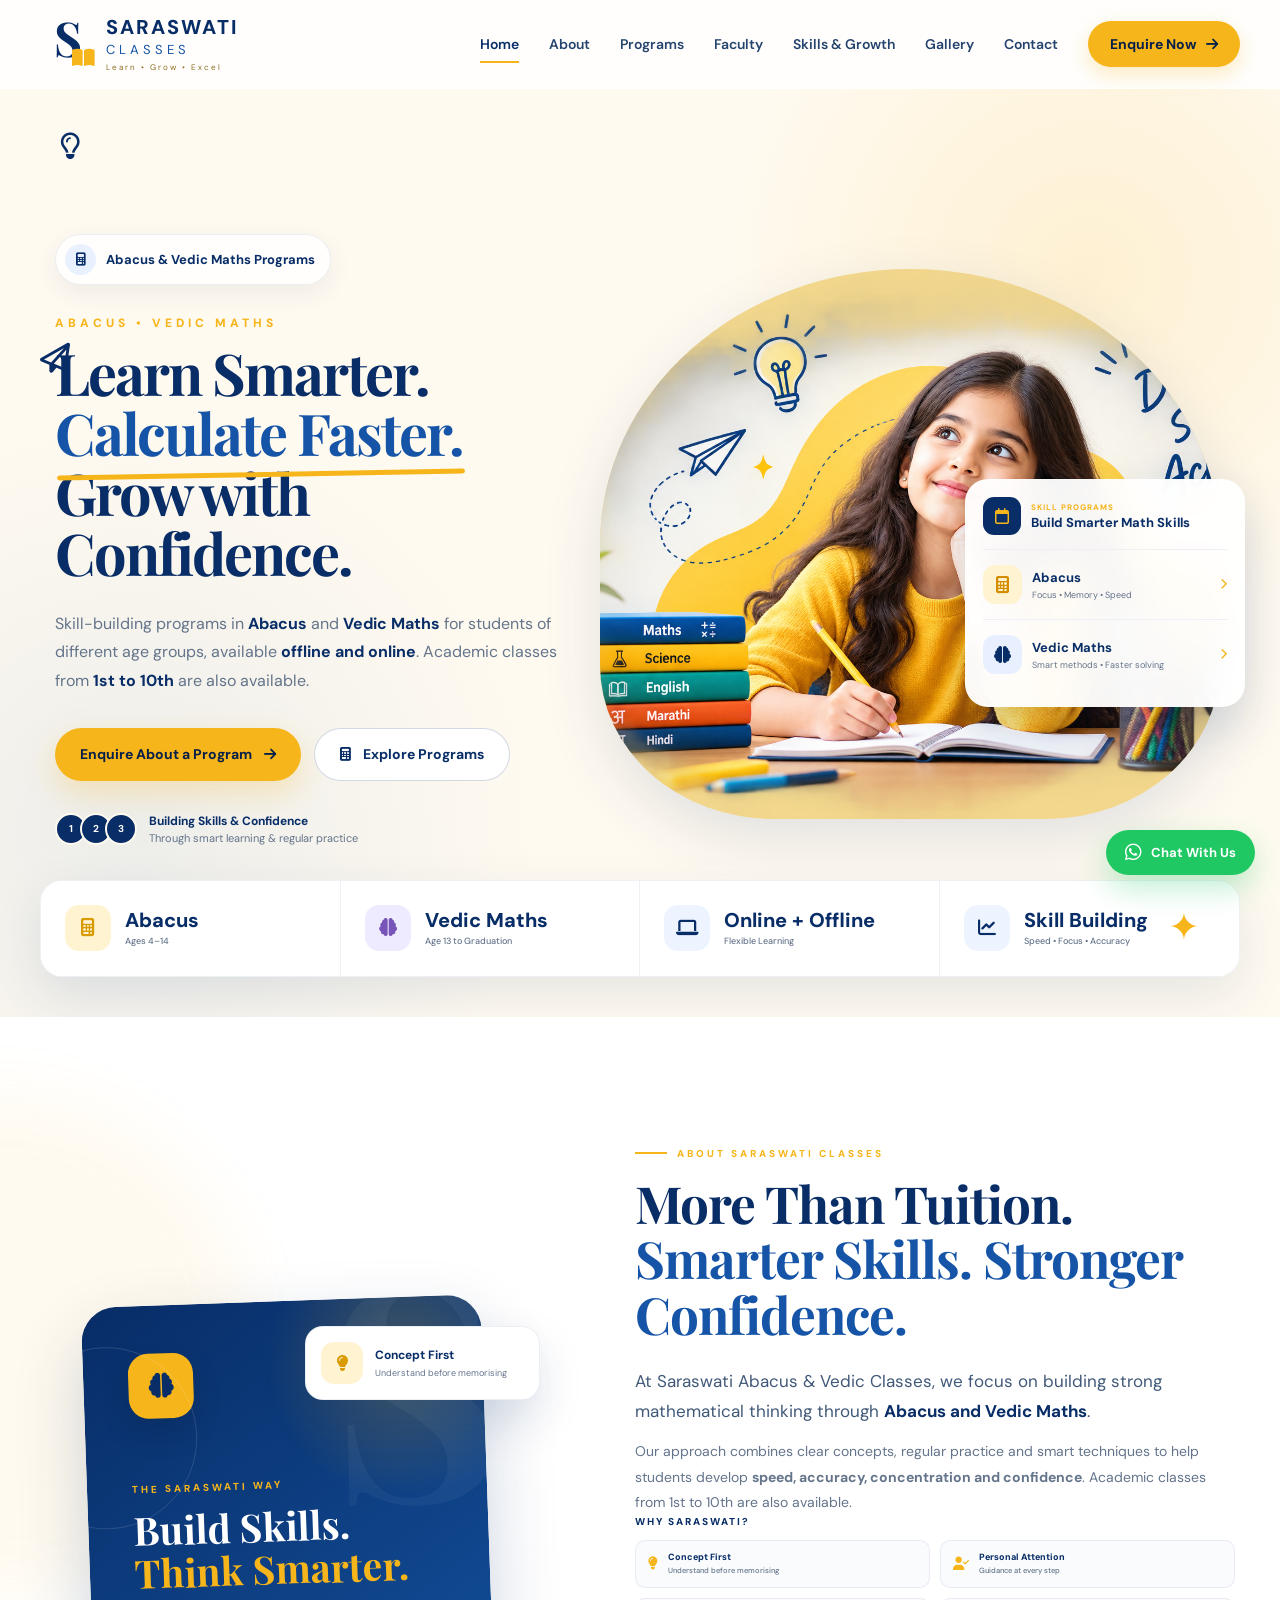
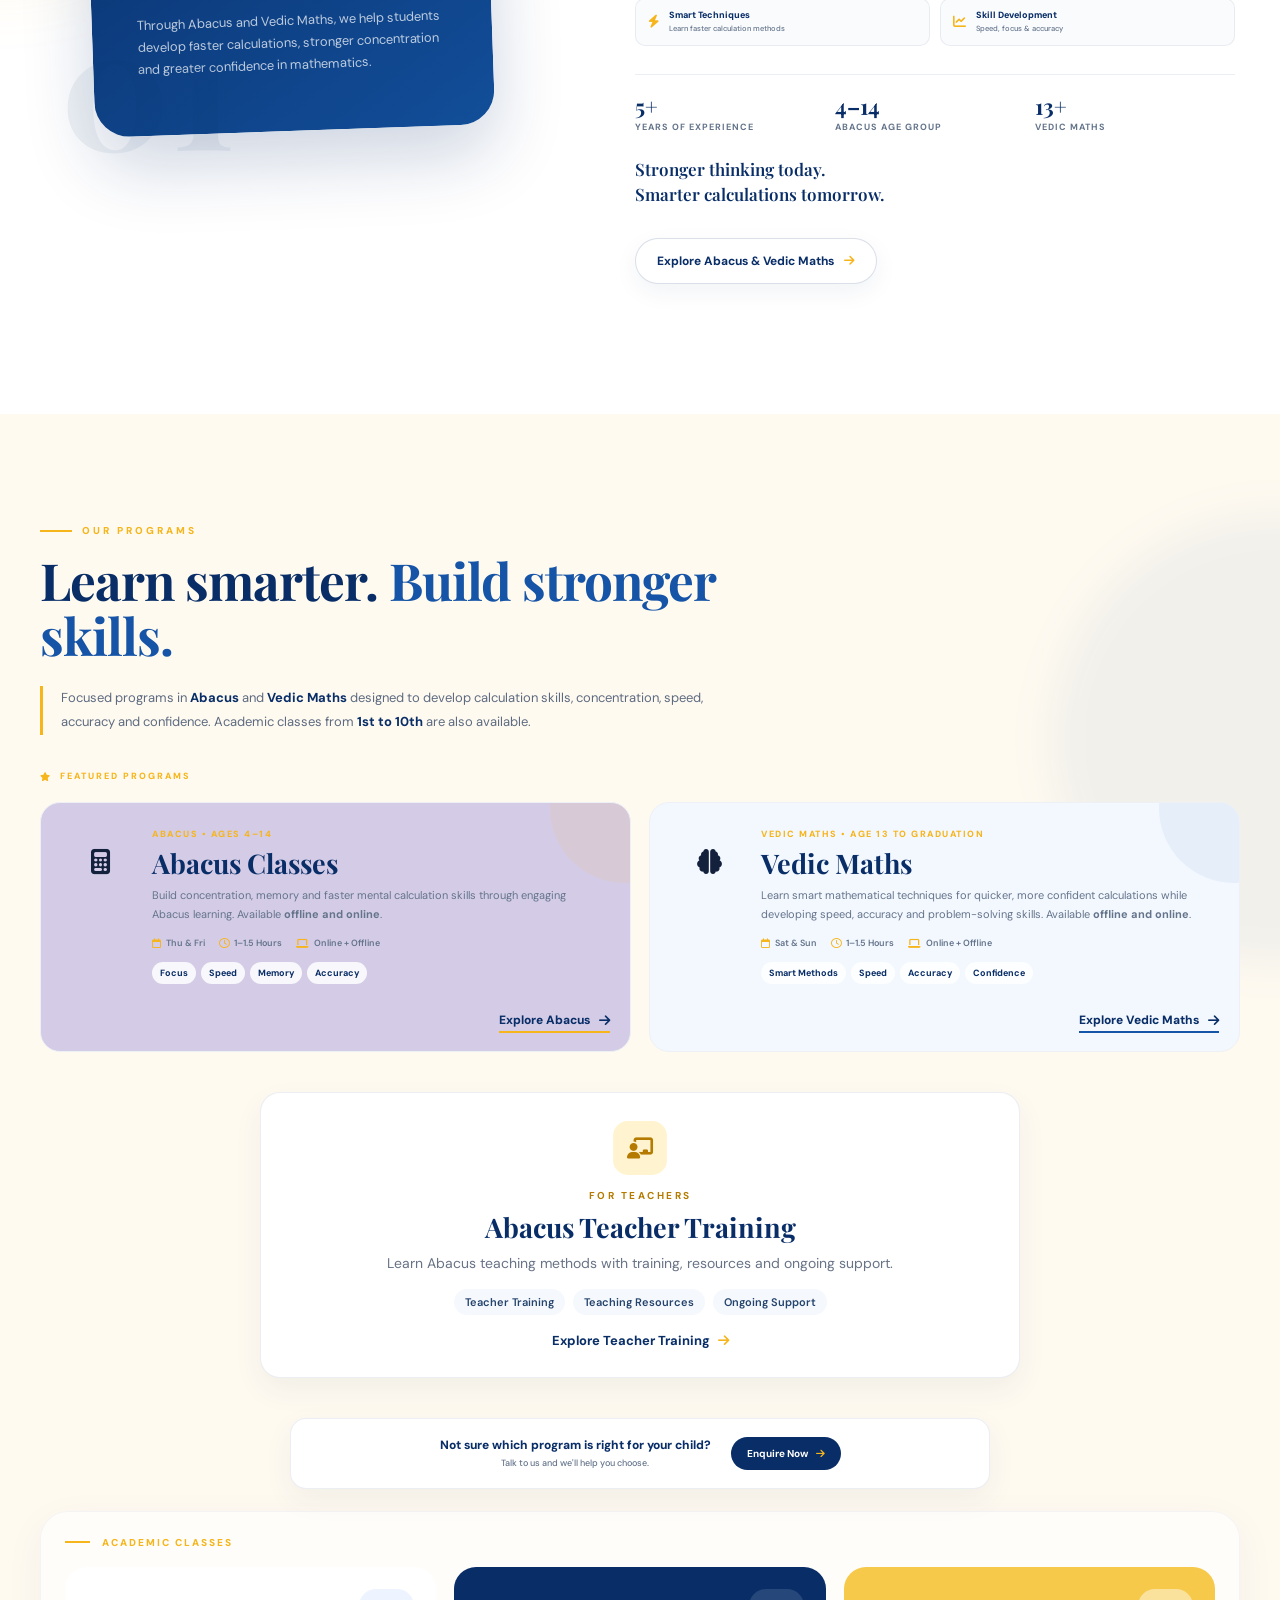
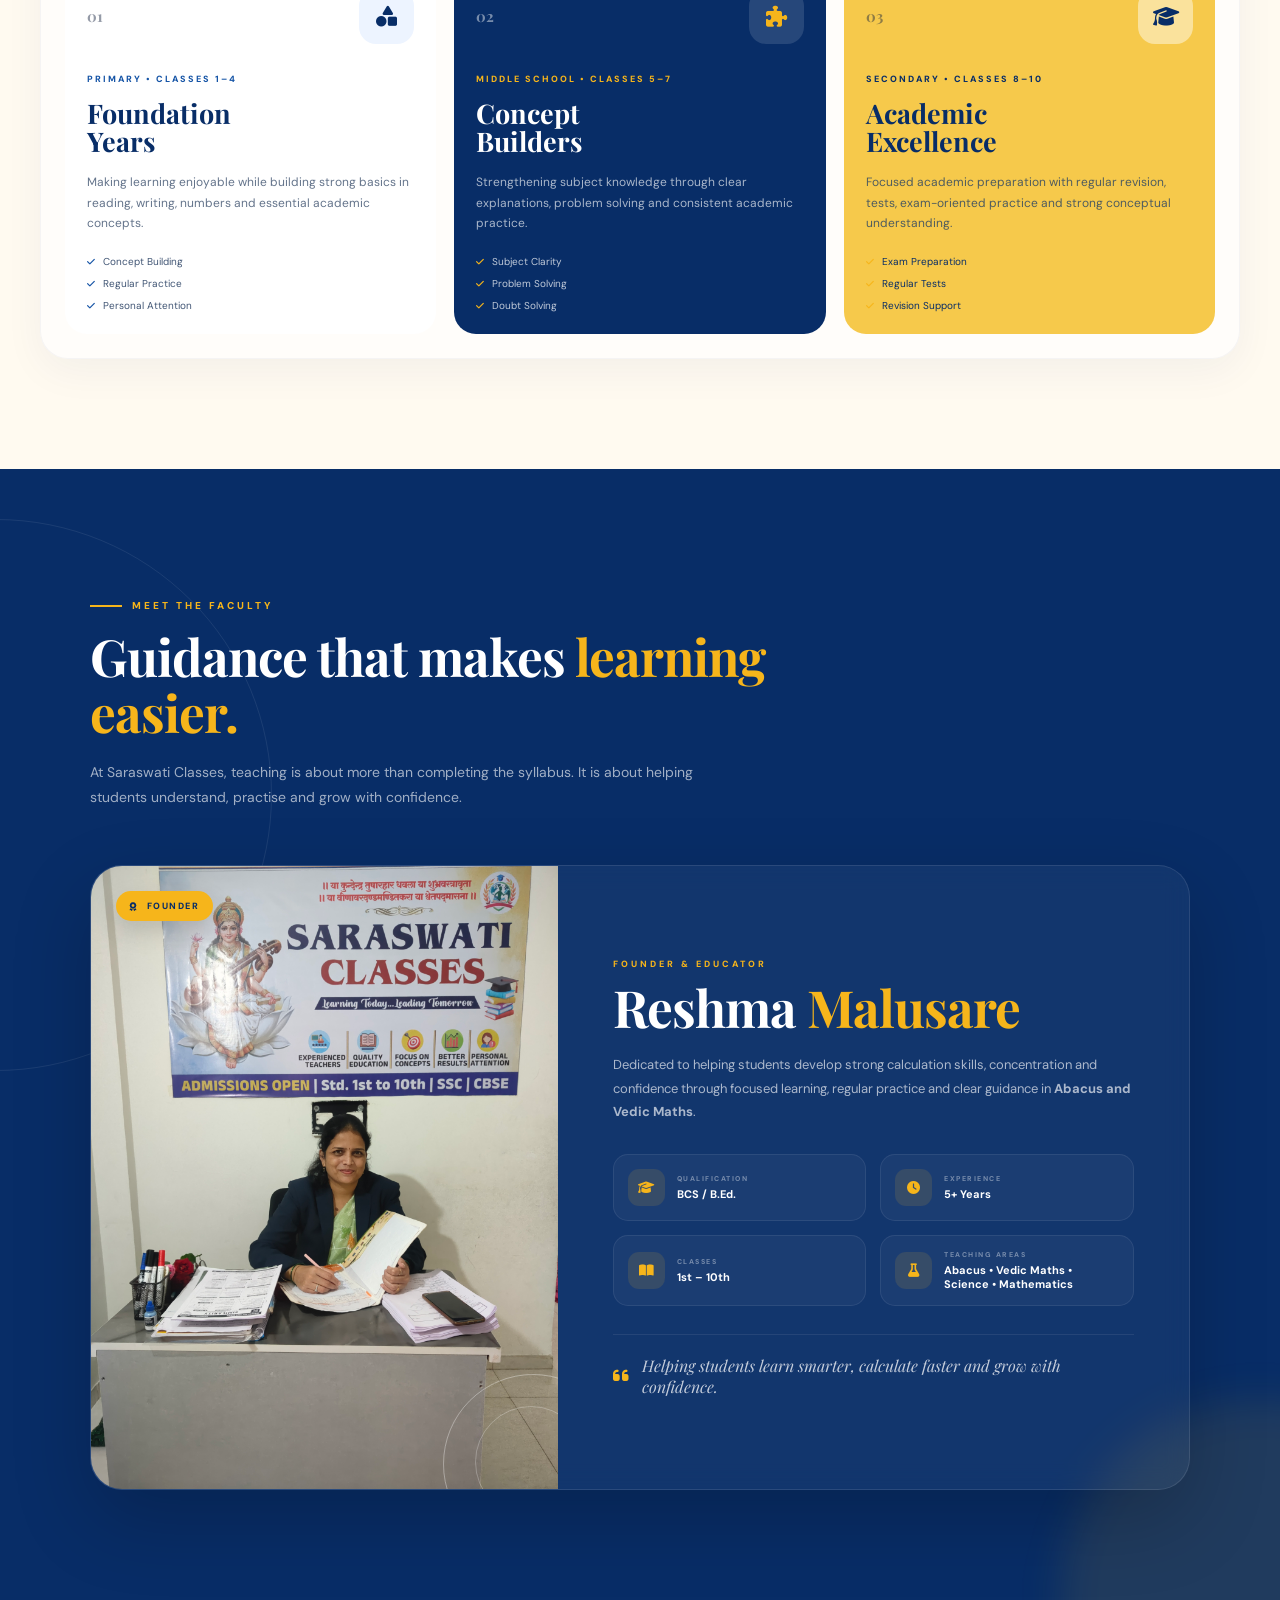
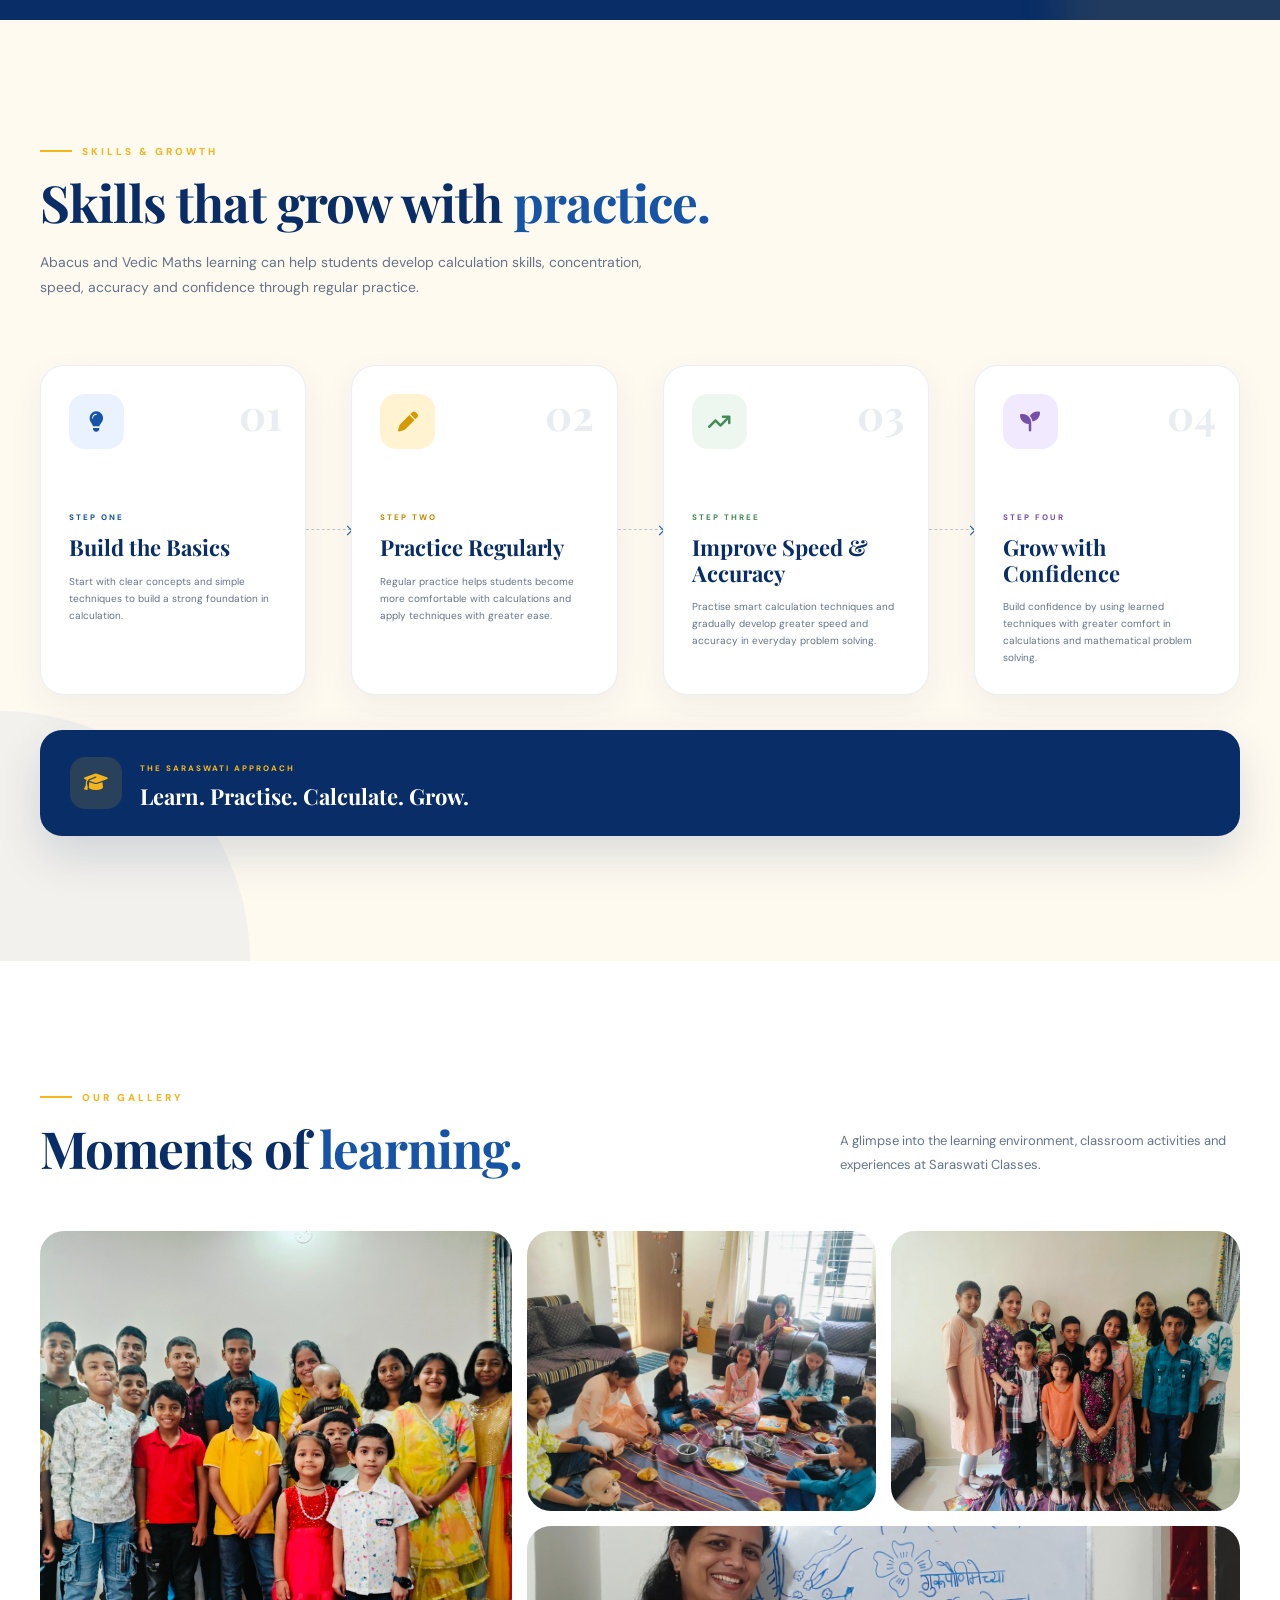
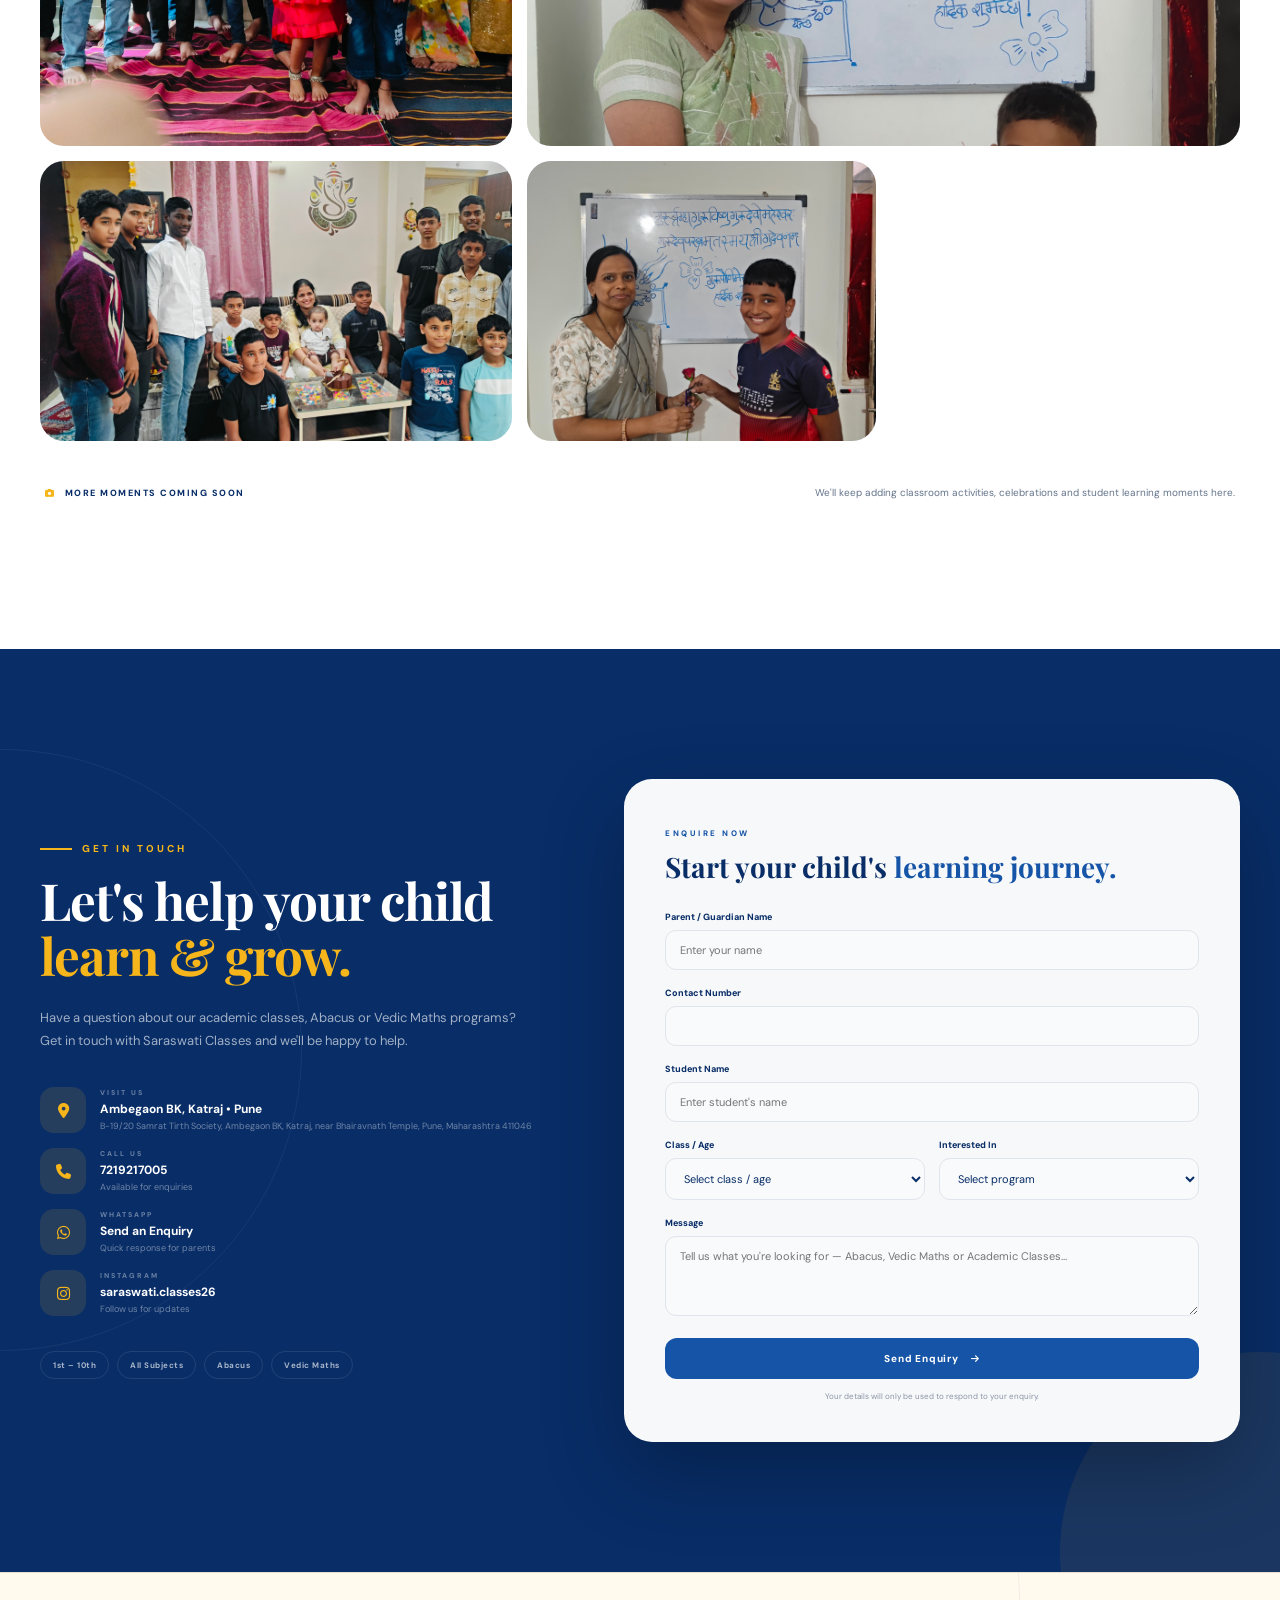
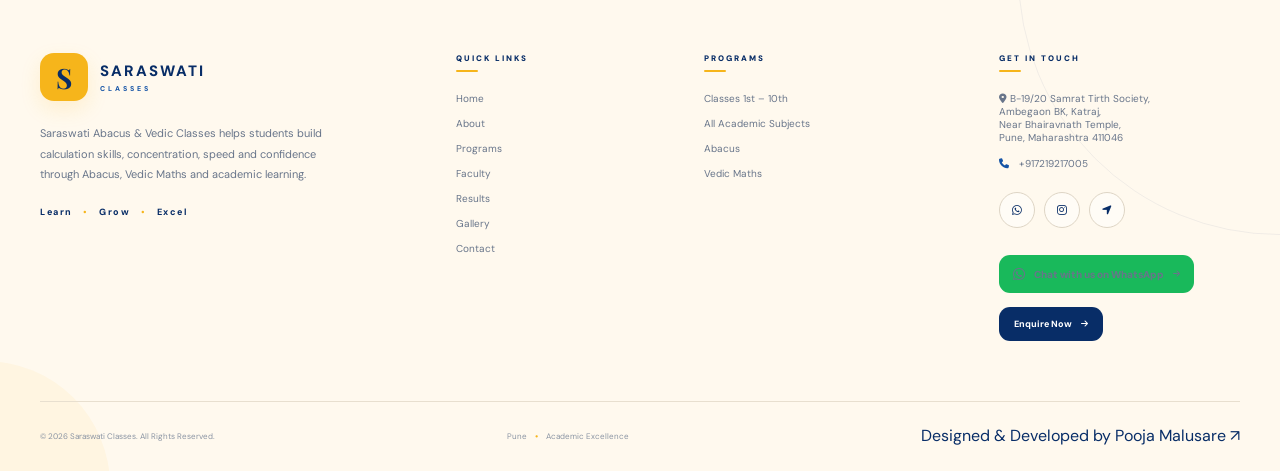
<file: index.html>
<!DOCTYPE html>
<html lang="en">
<head>
    <meta charset="UTF-8">
    <meta name="viewport" content="width=device-width, initial-scale=1.0">

<title>Abacus & Vedic Maths Classes in Pune | Saraswati Classes</title>
<meta name="description" content="Saraswati Classes offers Abacus and Vedic Maths classes in Ambegaon BK, Katraj, Pune. Abacus for ages 4–14 and Vedic Maths from age 13 to graduation, with offline and online options.">
    <link rel="preconnect" href="https://fonts.googleapis.com">
    <link rel="preconnect" href="https://fonts.gstatic.com" crossorigin>

    <link
        href="https://fonts.googleapis.com/css2?family=DM+Sans:wght@400;500;600;700&family=Playfair+Display:wght@500;600;700&display=swap"
        rel="stylesheet"
    >

    <link
        rel="stylesheet"
        href="https://cdnjs.cloudflare.com/ajax/libs/font-awesome/6.5.2/css/all.min.css"
    >

    <link rel="stylesheet" href="css/style.css">
</head>

<body>

    <!-- ================= NAVBAR ================= -->

    <header class="navbar">
        <div class="nav-container">

            <a href="#home" class="brand">

                <div class="brand-mark">
                    <span>S</span>
                    <i class="fa-solid fa-book-open"></i>
                </div>

                <div class="brand-text">
                    <h2>SARASWATI</h2>
                    <span>CLASSES</span>
                    <small>Learn • Grow • Excel</small>
                </div>

            </a>

            <nav class="desktop-nav">
                <a href="#home" class="active">Home</a>
                <a href="#about">About</a>
                <a href="#programs">Programs</a>
                <a href="#faculty">Faculty</a>
<a href="#growth">Skills & Growth</a>
                <a href="#gallery">Gallery</a>
                <a href="#contact">Contact</a>

                <a href="#contact" class="nav-cta">
    Enquire Now
    <i class="fa-solid fa-arrow-right"></i>
</a>
            </nav>

            <button class="menu-btn" id="menuBtn" aria-label="Open menu">
                <i class="fa-solid fa-bars"></i>
            </button>

        </div>

        <!-- Mobile Navigation -->

        <div class="mobile-nav" id="mobileNav">

            <a href="#home">Home</a>
            <a href="#about">About</a>
            <a href="#programs">Programs</a>
            <a href="#faculty">Faculty</a>
            <a href="#results">Results</a>
            <a href="#gallery">Gallery</a>
            <a href="#contact">Contact</a>

            <a href="#contact" class="mobile-cta">
    Enquire Now
    <i class="fa-solid fa-arrow-right"></i>
</a>

        </div>
    </header>


    <!-- ================= HERO ================= -->

    <main>

        <section class="hero" id="home">

            <!-- Decorative elements -->

            <div class="hero-shape shape-one"></div>
            <div class="hero-shape shape-two"></div>

            <div class="doodle doodle-lightbulb">
                <i class="fa-regular fa-lightbulb"></i>
            </div>

            <div class="doodle doodle-paper">
                <i class="fa-regular fa-paper-plane"></i>
            </div>

            <div class="doodle doodle-star">
                ✦
            </div>


            <div class="hero-container">

                <!-- LEFT -->

                <div class="hero-content">

                    <div class="hero-badge">
    <span class="badge-icon">
        <i class="fa-solid fa-calculator"></i>
    </span>

    Abacus & Vedic Maths Programs
</div>


                  <p class="hero-mini-title">
    ABACUS • VEDIC MATHS
</p>

<h1>
    Learn Smarter.
    <span>Calculate Faster.</span>
    <br>
    Grow with Confidence.
</h1>

<p class="hero-description">
    Skill-building programs in
    <strong>Abacus</strong> and
    <strong>Vedic Maths</strong>
    for students of different age groups, available
    <strong>offline and online</strong>.
    Academic classes from <strong>1st to 10th</strong>
    are also available.
</p>


                    <div class="hero-buttons">
    <a href="#contact" class="primary-btn">
        Enquire About a Program
        <i class="fa-solid fa-arrow-right"></i>
    </a>

    <a href="#programs" class="secondary-btn">
        <i class="fa-solid fa-calculator"></i>
        Explore Programs
    </a>
</div>


                    <div class="hero-trust">

                        <div class="trust-avatars">
                            <span>1</span>
                            <span>2</span>
                            <span>3</span>
                        </div>

                        <div>
                            <strong>Building Skills & Confidence</strong>
<small>Through smart learning & regular practice</small>
                        </div>

                    </div>

                </div>


                <!-- RIGHT -->

                <div class="hero-visual">

                    <div class="image-glow"></div>

                    <div class="student-image">

                        <img
                            src="images/hero-student.jpg"
                            alt="Student studying at Saraswati Classes"
                        >

                    </div>



                    <!-- Weekend card -->

                    <div class="weekend-card">

                        <div class="weekend-header">

                            <span>
                                <i class="fa-regular fa-calendar"></i>
                            </span>

                            <div>
                                <small>SKILL PROGRAMS</small>
<h3>Build Smarter Math Skills</h3>
                            </div>

                        </div>


                        <div class="weekend-item">

                            <div class="program-icon abacus-icon">
                                <i class="fa-solid fa-calculator"></i>
                            </div>

                            <div>
                                <strong>Abacus</strong>
                                <p>Focus • Memory • Speed</p>
                            </div>

                            <i class="fa-solid fa-chevron-right"></i>

                        </div>


                        <div class="weekend-item">

                            <div class="program-icon vedic-icon">
                                <i class="fa-solid fa-brain"></i>
                            </div>

                            <div>
                                <strong>Vedic Maths</strong>
                                <p>Smart methods • Faster solving</p>
                            </div>

                            <i class="fa-solid fa-chevron-right"></i>

                        </div>

                    </div>

            </div>


            <!-- ================= STATS ================= -->
<div class="stats-container">

    <div class="stat">
        <div class="stat-icon">
            <i class="fa-solid fa-calculator"></i>
        </div>
        <div class="stat-content">
            <strong>Abacus</strong>
            <small>Ages 4–14</small>
        </div>
    </div>

    <div class="stat">
        <div class="stat-icon">
            <i class="fa-solid fa-brain"></i>
        </div>
        <div class="stat-content">
            <strong>Vedic Maths</strong>
            <small>Age 13 to Graduation</small>
        </div>
    </div>

    <div class="stat">
        <div class="stat-icon">
            <i class="fa-solid fa-laptop"></i>
        </div>
        <div class="stat-content">
            <strong>Online + Offline</strong>
            <small>Flexible Learning</small>
        </div>
    </div>

    <div class="stat">
        <div class="stat-icon">
            <i class="fa-solid fa-chart-line"></i>
        </div>
        <div class="stat-content">
            <strong>Skill Building</strong>
            <small>Speed • Focus • Accuracy</small>
        </div>
    </div>

</div>
        </section>


        <!-- Placeholder sections -->

        <!-- ================= ABOUT ================= -->
<section class="about-section" id="about">

    <div class="about-container">

        <!-- LEFT VISUAL -->

        <div class="about-visual">

           <div class="about-main-card">

    <div class="about-symbol">
        <i class="fa-solid fa-brain"></i>
    </div>

    <span>THE SARASWATI WAY</span>

    <h3>
        Build Skills.
        <em>Think Smarter.</em>
    </h3>

    <p>
        Through Abacus and Vedic Maths, we help students
        develop faster calculations, stronger concentration
        and greater confidence in mathematics.
    </p>

</div>


            <!-- Floating academic card -->

            <div class="about-float-card">

                <div class="float-icon">
                    <i class="fa-solid fa-lightbulb"></i>
                </div>

                <div>
                    <strong>Concept First</strong>
                    <small>Understand before memorising</small>
                </div>

            </div>


            <!-- Decorative number -->

            <div class="about-number">
                01
            </div>

        </div>


        <!-- RIGHT CONTENT -->

        <div class="about-content">

            <div class="section-label">
                <span></span>
                ABOUT SARASWATI CLASSES
            </div>

            <h2>
                More Than Tuition.
                <br>
                <span>Smarter Skills. Stronger Confidence.</span>
            </h2>

            <p class="about-intro">
    At Saraswati Abacus & Vedic Classes, we focus on
    building strong mathematical thinking through
    <strong>Abacus and Vedic Maths</strong>.
</p>

<p class="about-text">
    Our approach combines clear concepts, regular practice
    and smart techniques to help students develop
    <strong>speed, accuracy, concentration and confidence</strong>.
    Academic classes from 1st to 10th are also available.
</p>


            <!-- WHY SARASWATI -->

            <div class="about-why-heading">
    WHY SARASWATI?
</div>

<div class="about-why-grid">

    <div class="why-item">
        <i class="fa-solid fa-lightbulb"></i>
        <div>
            <strong>Concept First</strong>
            <small>Understand before memorising</small>
        </div>
    </div>

    <div class="why-item">
        <i class="fa-solid fa-user-check"></i>
        <div>
            <strong>Personal Attention</strong>
            <small>Guidance at every step</small>
        </div>
    </div>

    <div class="why-item">
        <i class="fa-solid fa-bolt"></i>
        <div>
            <strong>Smart Techniques</strong>
            <small>Learn faster calculation methods</small>
        </div>
    </div>

    <div class="why-item">
        <i class="fa-solid fa-chart-line"></i>
        <div>
            <strong>Skill Development</strong>
            <small>Speed, focus & accuracy</small>
        </div>
    </div>

</div>


            <!-- QUICK STATS -->

            <div class="about-stats">

    <div class="about-stat">
        <strong>5+</strong>
        <span>Years of Experience</span>
    </div>

    <div class="about-stat">
        <strong>4–14</strong>
        <span>Abacus Age Group</span>
    </div>

    <div class="about-stat">
        <strong>13+</strong>
        <span>Vedic Maths</span>
    </div>

</div>

            <!-- CLOSING LINE -->

           <p class="about-closing">
    Stronger thinking today.
    <br>
    Smarter calculations tomorrow.
</p>


            <!-- CTA -->

            <a href="#programs" class="about-btn">
                Explore Abacus & Vedic Maths
                <i class="fa-solid fa-arrow-right"></i>
            </a>

        </div>

    </div>

</section>

        <!-- ================= PROGRAMS ================= -->
<section class="programs-section" id="programs">

    <div class="programs-container">

        <!-- ================= SECTION HEADER ================= -->

        <div class="programs-header">

            <div>

                <div class="section-label">
                    <span></span>
                    OUR PROGRAMS
                </div>

                <h2>
                    Learn smarter.
                    <span>Build stronger skills.</span>
                </h2>

                <p>
                    Focused programs in <strong>Abacus</strong> and
                    <strong>Vedic Maths</strong> designed to develop
                    calculation skills, concentration, speed, accuracy
                    and confidence. Academic classes from
                    <strong>1st to 10th</strong> are also available.
                </p>

            </div>

        </div>


        <!-- ================= FEATURED PROGRAMS ================= -->

        <div class="featured-programs">

    <div class="featured-heading">
        <div class="weekend-badge">
            <i class="fa-solid fa-star"></i>
            FEATURED PROGRAMS
        </div>
    </div>

    <!-- ABACUS CARD -->
    <a href="abacus.html" class="featured-program-card abacus-featured">

        <div class="featured-program-icon abacus-program-icon">
            <i class="fa-solid fa-calculator"></i>
        </div>

        <div class="featured-program-info">

            <span>ABACUS • AGES 4–14</span>

            <h4>Abacus Classes</h4>

            <p>
                Build concentration, memory and faster mental
                calculation skills through engaging Abacus learning.
                Available <strong>offline and online</strong>.
            </p>

            <div class="program-details">
    <span><i class="fa-regular fa-calendar"></i> Thu & Fri</span>
    <span><i class="fa-regular fa-clock"></i> 1–1.5 Hours</span>
    <span><i class="fa-solid fa-laptop"></i> Online + Offline</span>
</div>

<div class="skill-tags">
    <span>Focus</span>
    <span>Speed</span>
    <span>Memory</span>
    <span>Accuracy</span>
</div>

        </div>

        <div class="explore-program">
            Explore Abacus
            <i class="fa-solid fa-arrow-right"></i>
        </div>

    </a>


    <!-- VEDIC MATHS CARD -->
    <a href="vedic-maths.html" class="featured-program-card vedic-featured">

        <div class="featured-program-icon vedic-program-icon">
            <i class="fa-solid fa-brain"></i>
        </div>

        <div class="featured-program-info">

            <span>VEDIC MATHS • AGE 13 TO GRADUATION</span>

            <h4>Vedic Maths</h4>

            <p>
                Learn smart mathematical techniques for quicker,
                more confident calculations while developing
                speed, accuracy and problem-solving skills.
                Available <strong>offline and online</strong>.
            </p>

           <div class="program-details">
    <span><i class="fa-regular fa-calendar"></i> Sat & Sun</span>
    <span><i class="fa-regular fa-clock"></i> 1–1.5 Hours</span>
    <span><i class="fa-solid fa-laptop"></i> Online + Offline</span>
</div>

<div class="skill-tags">
    <span>Smart Methods</span>
    <span>Speed</span>
    <span>Accuracy</span>
    <span>Confidence</span>
</div>

        </div>

        <div class="explore-program">
            Explore Vedic Maths
            <i class="fa-solid fa-arrow-right"></i>
        </div>

        </a>

    <!-- ================= TEACHER TRAINING PROMO ================= -->

    <a href="abacus.html#teacher-training" class="teacher-training-promo">

        <div class="teacher-training-promo-icon">
            <i class="fa-solid fa-chalkboard-user"></i>
        </div>

        <div class="teacher-training-promo-content">

            <span>FOR TEACHERS</span>

            <h3>Abacus Teacher Training</h3>

            <p>
                Learn Abacus teaching methods with training, resources
                and ongoing support.
            </p>

            <div class="teacher-training-tags">
                <span>Teacher Training</span>
                <span>Teaching Resources</span>
                <span>Ongoing Support</span>
            </div>

        </div>

        <div class="teacher-training-promo-link">
            Explore Teacher Training
            <i class="fa-solid fa-arrow-right"></i>
        </div>

    </a>

    <div class="program-enquiry">
    <div>
        <strong>Not sure which program is right for your child?</strong>
        <span>Talk to us and we'll help you choose.</span>
    </div>

    <a href="#contact">
        Enquire Now
        <i class="fa-solid fa-arrow-right"></i>
    </a>
</div>

</div>



        <!-- ================= ACADEMIC PROGRAMS ================= -->

<div class="academic-programs-section">

    <div class="academic-section-label">
        <span></span>
        ACADEMIC CLASSES
    </div>

    <div class="academic-programs">

        <!-- CARD 1 -->

        <article class="program-card program-primary">

            <div class="program-top">

                <div class="program-number">
                    01
                </div>

                <div class="program-icon-large">
                    <i class="fa-solid fa-shapes"></i>
                </div>

            </div>

            <div class="program-content">

                <span class="program-level">
                    PRIMARY • CLASSES 1–4
                </span>

                <h3>
                    Foundation
                    <br>
                    Years
                </h3>

                <p>
                    Making learning enjoyable while building
                    strong basics in reading, writing, numbers
                    and essential academic concepts.
                </p>

                <div class="program-features">

                    <span>
                        <i class="fa-solid fa-check"></i>
                        Concept Building
                    </span>

                    <span>
                        <i class="fa-solid fa-check"></i>
                        Regular Practice
                    </span>

                    <span>
                        <i class="fa-solid fa-check"></i>
                        Personal Attention
                    </span>

                </div>

            </div>

        </article>


        <!-- CARD 2 -->

        <article class="program-card program-middle">

            <div class="program-top">

                <div class="program-number">
                    02
                </div>

                <div class="program-icon-large">
                    <i class="fa-solid fa-puzzle-piece"></i>
                </div>

            </div>

            <div class="program-content">

                <span class="program-level">
                    MIDDLE SCHOOL • CLASSES 5–7
                </span>

                <h3>
                    Concept
                    <br>
                    Builders
                </h3>

                <p>
                    Strengthening subject knowledge through
                    clear explanations, problem solving and
                    consistent academic practice.
                </p>

                <div class="program-features">

                    <span>
                        <i class="fa-solid fa-check"></i>
                        Subject Clarity
                    </span>

                    <span>
                        <i class="fa-solid fa-check"></i>
                        Problem Solving
                    </span>

                    <span>
                        <i class="fa-solid fa-check"></i>
                        Doubt Solving
                    </span>

                </div>

            </div>

        </article>


        <!-- CARD 3 -->

        <article class="program-card program-secondary">

            <div class="program-top">

                <div class="program-number">
                    03
                </div>

                <div class="program-icon-large">
                    <i class="fa-solid fa-graduation-cap"></i>
                </div>

            </div>

            <div class="program-content">

                <span class="program-level">
                    SECONDARY • CLASSES 8–10
                </span>

                <h3>
                    Academic
                    <br>
                    Excellence
                </h3>

                <p>
                    Focused academic preparation with regular
                    revision, tests, exam-oriented practice and
                    strong conceptual understanding.
                </p>

                <div class="program-features">

                    <span>
                        <i class="fa-solid fa-check"></i>
                        Exam Preparation
                    </span>

                    <span>
                        <i class="fa-solid fa-check"></i>
                        Regular Tests
                    </span>

                    <span>
                        <i class="fa-solid fa-check"></i>
                        Revision Support
                    </span>

                </div>

            </div>

        </article>

    </div>

</div>
    </div>

</section>

        <!-- ================= FACULTY ================= -->

<section class="faculty-section" id="faculty">

    <div class="faculty-container">

        <!-- HEADER -->

        <div class="faculty-header">

            <div class="section-label">
                <span></span>
                MEET THE FACULTY
            </div>

            <h2>
                Guidance that makes
                <span>learning easier.</span>
            </h2>

            <p>
                At Saraswati Classes, teaching is about more than
                completing the syllabus. It is about helping students
                understand, practise and grow with confidence.
            </p>

        </div>


        <!-- FEATURED FACULTY -->

        <div class="faculty-feature">

            <!-- PHOTO -->

            <div class="faculty-photo">

                <div class="founder-badge">
                    <i class="fa-solid fa-award"></i>
                    FOUNDER
                </div>

                <img
                    src="images/reshma-malusare.jpg"
                    alt="Reshma Malusare - Founder of Saraswati Classes"
                >

                <div class="photo-decoration"></div>

            </div>


            <!-- INFORMATION -->

            <div class="faculty-info">

                <span class="faculty-role">
                    FOUNDER & EDUCATOR
                </span>

                <h3>
                    Reshma
                    <span>Malusare</span>
                </h3>

                <p class="faculty-intro">
    Dedicated to helping students develop strong
    calculation skills, concentration and confidence
    through focused learning, regular practice and
    clear guidance in <strong>Abacus and Vedic Maths</strong>.
</p>


                <!-- DETAILS -->

                <div class="faculty-details">

                    <div class="faculty-detail">

                        <div class="faculty-detail-icon">
                            <i class="fa-solid fa-graduation-cap"></i>
                        </div>

                        <div>
                            <span>QUALIFICATION</span>
                            <strong>BCS / B.Ed.</strong>
                        </div>

                    </div>


                    <div class="faculty-detail">

                        <div class="faculty-detail-icon">
                            <i class="fa-solid fa-clock"></i>
                        </div>

                        <div>
                            <span>EXPERIENCE</span>
                            <strong>5+ Years</strong>
                        </div>

                    </div>


                    <div class="faculty-detail">

                        <div class="faculty-detail-icon">
                            <i class="fa-solid fa-book-open"></i>
                        </div>

                        <div>
                            <span>CLASSES</span>
                            <strong>1st – 10th</strong>
                        </div>

                    </div>


                    <div class="faculty-detail">

                        <div class="faculty-detail-icon">
                            <i class="fa-solid fa-flask"></i>
                        </div>

                        <div>
                            <span>TEACHING AREAS</span>
<strong>Abacus • Vedic Maths • Science • Mathematics</strong>                        </div>

                    </div>

                </div>


                <!-- EXPERIENCE NOTE -->

                <div class="faculty-quote">

                    <i class="fa-solid fa-quote-left"></i>

                    <p>
    Helping students learn smarter,
    calculate faster and grow with confidence.
</p>

                </div>

            </div>

        </div>

    </div>

</section>

       <!-- ================= STUDENT GROWTH ================= -->

<section id="growth" class="growth-section">
    <div class="growth-container">

        <!-- HEADER -->

        <div class="growth-header">

           <div class="section-label">
    <span></span>
    SKILLS & GROWTH
</div>

<h2>
    Skills that grow with
    <span>practice.</span>
</h2>

<p>
    Abacus and Vedic Maths learning can help students
    develop calculation skills, concentration, speed,
    accuracy and confidence through regular practice.
</p>

           

        </div>


        <!-- GROWTH JOURNEY -->

        <div class="growth-journey">

            <!-- STEP 01 -->

            <div class="growth-step">

                <div class="growth-step-number">
                    01
                </div>

                <div class="growth-step-icon">
                    <i class="fa-solid fa-lightbulb"></i>
                </div>

                <div class="growth-step-content">

                    <span>STEP ONE</span>

                   <h3>Build the Basics</h3>

<p>
    Start with clear concepts and simple techniques
    to build a strong foundation in calculation.
</p>

                </div>

            </div>


            <!-- CONNECTOR -->

            <div class="growth-connector">
                <span></span>
            </div>


            <!-- STEP 02 -->

            <div class="growth-step">

                <div class="growth-step-number">
                    02
                </div>

                <div class="growth-step-icon">
                    <i class="fa-solid fa-pen"></i>
                </div>

                <div class="growth-step-content">

                    <span>STEP TWO</span>

                    <h3>Practice Regularly</h3>

<p>
    Regular practice helps students become more
    comfortable with calculations and apply
    techniques with greater ease.
</p>

                </div>

            </div>


            <!-- CONNECTOR -->

            <div class="growth-connector">
                <span></span>
            </div>


            <!-- STEP 03 -->

            <div class="growth-step">

                <div class="growth-step-number">
                    03
                </div>

                <div class="growth-step-icon">
                    <i class="fa-solid fa-arrow-trend-up"></i>
                </div>

                <div class="growth-step-content">

                    <span>STEP THREE</span>

                    <h3>Improve Speed & Accuracy</h3>

<p>
    Practise smart calculation techniques and
    gradually develop greater speed and accuracy
    in everyday problem solving.
</p>

                </div>

            </div>


            <!-- CONNECTOR -->

            <div class="growth-connector">
                <span></span>
            </div>


            <!-- STEP 04 -->

            <div class="growth-step">

                <div class="growth-step-number">
                    04
                </div>

                <div class="growth-step-icon">
                    <i class="fa-solid fa-seedling"></i>
                </div>

                <div class="growth-step-content">

                    <span>STEP FOUR</span>

                    <h3>Grow with Confidence</h3>

<p>
    Build confidence by using learned techniques
    with greater comfort in calculations and
    mathematical problem solving.
</p>

                </div>

            </div>

        </div>


        <!-- BOTTOM MESSAGE -->

        <div class="growth-message">

            <div class="growth-message-icon">
                <i class="fa-solid fa-graduation-cap"></i>
            </div>

            <div>

                <span>THE SARASWATI APPROACH</span>

<h3>
    Learn. Practise. Calculate. Grow.
</h3>

            </div>

        </div>

    </div>

</section>

       <!-- ================= GALLERY ================= -->

<section id="gallery" class="gallery-section">

    <div class="gallery-container">

        <!-- HEADER -->

        <div class="gallery-header">

            <div>

                <div class="section-label">
                    <span></span>
                    OUR GALLERY
                </div>

                <h2>
                    Moments of
                    <span>learning.</span>
                </h2>

            </div>

            <p>
                A glimpse into the learning environment, classroom
                activities and experiences at Saraswati Classes.
            </p>

        </div>


        <!-- GALLERY GRID -->

        <div class="gallery-grid">

            <!-- LARGE IMAGE -->

            <div class="gallery-item gallery-large">

                <img
                    src="images/gallery-1.jpg"
                    alt="Saraswati Classes classroom"
                >

                <div class="gallery-overlay">

                    <span>01</span>

                    <div>
                        <strong>Learning Together</strong>
                        <small>Classroom Moments</small>
                    </div>

                    <i class="fa-solid fa-arrow-up-right"></i>

                </div>

            </div>


            <!-- IMAGE 2 -->

            <div class="gallery-item">

                <img
                    src="images/gallery-2.jpg"
                    alt="Students learning"
                >

                <div class="gallery-overlay">

                    <span>02</span>

                    <div>
                        <strong>Focused Learning</strong>
                        <small>Academic Sessions</small>
                    </div>

                    <i class="fa-solid fa-arrow-up-right"></i>

                </div>

            </div>


            <!-- IMAGE 3 -->

            <div class="gallery-item">

                <img
                    src="images/gallery-3.jpg"
                    alt="Academic activity"
                >

                <div class="gallery-overlay">

                    <span>03</span>

                    <div>
                        <strong>Practice & Progress</strong>
                        <small>Learning Activities</small>
                    </div>

                    <i class="fa-solid fa-arrow-up-right"></i>

                </div>

            </div>


            <!-- WIDE IMAGE -->

            <div class="gallery-item gallery-wide">

                <img
                    src="images/gallery-4.jpg"
                    alt="Students at Saraswati Classes"
                >

                <div class="gallery-overlay">

                    <span>04</span>

                    <div>
                        <strong>Growing Together</strong>
                        <small>Student Experiences</small>
                    </div>

                    <i class="fa-solid fa-arrow-up-right"></i>

                </div>

            </div>


            <!-- IMAGE 5 -->

            <div class="gallery-item">

                <img
                    src="images/gallery-5.jpg"
                    alt="Learning activity"
                >

                <div class="gallery-overlay">

                    <span>05</span>

                    <div>
                        <strong>Beyond Books</strong>
                        <small>Skill Development</small>
                    </div>

                    <i class="fa-solid fa-arrow-up-right"></i>

                </div>

            </div>


            <!-- IMAGE 6 -->

            <div class="gallery-item">

                <img
                    src="images/gallery-6.jpg"
                    alt="Students participating in activities"
                >

                <div class="gallery-overlay">

                    <span>06</span>

                    <div>
                        <strong>Weekend Learning</strong>
                        <small>Abacus & Vedic Maths</small>
                    </div>

                    <i class="fa-solid fa-arrow-up-right"></i>

                </div>

            </div>

        </div>


        <!-- BOTTOM -->

        <div class="gallery-bottom">

            <span>
                <i class="fa-solid fa-camera"></i>
                MORE MOMENTS COMING SOON
            </span>

            <p>
                We'll keep adding classroom activities,
                celebrations and student learning moments here.
            </p>

        </div>

    </div>

</section>

        <!-- ================= CONTACT & ENQUIRY ================= -->

<section id="contact" class="contact-section">

    <div class="contact-container">

        <!-- LEFT SIDE -->

        <div class="contact-content">

            <div class="section-label">
                <span></span>
                GET IN TOUCH
            </div>

            <h2>
                Let's help your child
                <span>learn & grow.</span>
            </h2>

            <p class="contact-intro">
                Have a question about our academic classes, Abacus
                or Vedic Maths programs? Get in touch with Saraswati
                Classes and we'll be happy to help.
            </p>


            <!-- CONTACT DETAILS -->

            <div class="contact-details">

                <div class="contact-detail">

                    <div class="contact-icon">
                        <i class="fa-solid fa-location-dot"></i>
                    </div>

                    <div>
                        <span>VISIT US</span>
                        <strong>Ambegaon BK, Katraj • Pune</strong>
                        <small>B-19/20 Samrat Tirth Society,
Ambegaon BK, Katraj,
near Bhairavnath Temple,
Pune, Maharashtra 411046</small>
                    </div>

                </div>


                <div class="contact-detail">

                    <div class="contact-icon">
                        <i class="fa-solid fa-phone"></i>
                    </div>

                    <div>
                        <span>CALL US</span>
                        <strong>7219217005</strong>
                        <small>Available for enquiries</small>
                    </div>

                </div>


                <a
    href="https://wa.me/917219217005"
    target="_blank"
    rel="noopener noreferrer"
    class="contact-detail contact-link"
>

    <div class="contact-icon">
        <i class="fa-brands fa-whatsapp"></i>
    </div>

    <div>
        <span>WHATSAPP</span>
        <strong>Send an Enquiry</strong>
        <small>Quick response for parents</small>
    </div>

</a>

<a
    href="https://www.instagram.com/saraswati.classes26/"
    target="_blank"
    rel="noopener noreferrer"
    class="contact-detail contact-link"
>

    <div class="contact-icon">
        <i class="fa-brands fa-instagram"></i>
    </div>

    <div>
        <span>INSTAGRAM</span>
        <strong>saraswati.classes26</strong>
        <small>Follow us for updates</small>
    </div>

</a>         

            </div>


            <!-- PROGRAM TAGS -->

            <div class="contact-programs">

                <span>1st – 10th</span>
                <span>All Subjects</span>
                <span>Abacus</span>
                <span>Vedic Maths</span>

            </div>

        </div>


        <!-- RIGHT SIDE : FORM -->

        <div class="enquiry-card">

            <div class="enquiry-card-header">

                <span>ENQUIRE NOW</span>

                <h3>
                    Start your child's
                    <strong>learning journey.</strong>
                </h3>

            </div>


            <form id="enquiryForm">


                <!-- NAME -->

                <div class="form-group">

                    <label for="parentName">
                        Parent / Guardian Name
                    </label>

                    <input
                        type="text"
                        id="parentName"
                        name="parentName"
                        placeholder="Enter your name"
                        required
                    >

                </div>


                <!-- PHONE -->

                <div class="form-group">

                    <label for="phone">
                        Contact Number
                    </label>

                    <input
                        type="tel"
                        id="phone"
                        name="phone"
                        placeholder=""
                        required
                    >

                </div>


                <!-- STUDENT NAME -->

                <div class="form-group">

                    <label for="studentName">
                        Student Name
                    </label>

                    <input
                        type="text"
                        id="studentName"
                        name="studentName"
                        placeholder="Enter student's name"
                    >

                </div>


                <!-- CLASS + PROGRAM -->

                <div class="form-row">

                   <div class="form-group">

    <label for="studentClass">
        Class / Age
    </label>

    <select
        id="studentClass"
        name="studentClass"
    >

        <option value="">
            Select class / age
        </option>
<option>Age 4–6</option>
        <option>Age 7–9</option>
        <option>Age 10–12</option>
        <option>Age 13–14</option>
        <option>15+ / Graduation</option>
        <!-- Academic Classes -->

        <option>1st</option>
        <option>2nd</option>
        <option>3rd</option>
        <option>4th</option>
        <option>5th</option>
        <option>6th</option>
        <option>7th</option>
        <option>8th</option>
        <option>9th</option>
        <option>10th</option>

    </select>

</div>


                    <div class="form-group">

                        <label for="program">
                            Interested In
                        </label>

                        <select
                            id="program"
                            name="program"
                        >

                            <option value="">
                                Select program
                            </option>

                            <option>Abacus</option>
<option>Vedic Maths</option>
<option>Academic Classes</option>

                        </select>

                    </div>

                </div>


                <!-- MESSAGE -->

                <div class="form-group">

                    <label for="message">
                        Message
                    </label>

                   <textarea id="message" name="message" rows="3"
          placeholder="Tell us what you're looking for — Abacus, Vedic Maths or Academic Classes..."></textarea>

                </div>


                <button
                    type="submit"
                    class="enquiry-submit"
                >

                    Send Enquiry

                    <i class="fa-solid fa-arrow-right"></i>

                </button>


                <p class="form-note">
                    Your details will only be used to respond
                    to your enquiry.
                </p>

            </form>

        </div>

    </div>

</section>

       

    </main>


    <!-- WhatsApp -->
<a
    href="https://wa.me/917219217005"
    target="_blank"
    rel="noopener noreferrer"
    class="whatsapp-btn"
    aria-label="Chat with Saraswati Classes on WhatsApp"
>
    <i class="fa-brands fa-whatsapp"></i>
    <span>Chat With Us</span>
</a>

    <!-- =====================================================
     FOOTER
===================================================== -->

<footer class="site-footer">

    <div class="footer-container">

        <!-- BRAND -->

        <div class="footer-brand">

            <a href="#home" class="footer-logo">

                <span class="footer-logo-mark">
                    S
                </span>

                <span class="footer-logo-text">
                    <strong>SARASWATI</strong>
                    <small>CLASSES</small>
                </span>

            </a>


            <p>
    Saraswati Abacus & Vedic Classes helps students build
    calculation skills, concentration, speed and confidence
    through Abacus, Vedic Maths and academic learning.
</p>


            <div class="footer-tagline">
                Learn
                <span>•</span>
                Grow
                <span>•</span>
                Excel
            </div>

        </div>


        <!-- QUICK LINKS -->

        <div class="footer-column">

            <h4>QUICK LINKS</h4>

            <a href="#home">Home</a>

            <a href="#about">About</a>

            <a href="#programs">Programs</a>

            <a href="#faculty">Faculty</a>

            <a href="#results">Results</a>

            <a href="#gallery">Gallery</a>

            <a href="#contact">Contact</a>

        </div>


        <!-- PROGRAMS -->

        <div class="footer-column">

            <h4>PROGRAMS</h4>

            <a href="#programs">
                Classes 1st – 10th
            </a>

            <a href="#programs">
                All Academic Subjects
            </a>

            <a href="#programs">
                Abacus
            </a>

            <a href="#programs">
                Vedic Maths
            </a>

        </div>


        <!-- CONTACT -->

        <div class="footer-column footer-contact">

            <h4>GET IN TOUCH</h4>


            <!-- LOCATION -->

        <a
    href="https://www.google.com/maps/search/?api=1&query=Samrat+Tirth+Society+Ambegaon+BK+Katraj+Pune"
    target="_blank"
    rel="noopener noreferrer"
    class="footer-location"
>
    <i class="fa-solid fa-location-dot"></i>

    <span>
        B-19/20 Samrat Tirth Society,<br>
        Ambegaon BK, Katraj,<br>
        Near Bhairavnath Temple,<br>
        Pune, Maharashtra 411046
    </span>
</a>


            <!-- PHONE -->

            <p>
                <i class="fa-solid fa-phone"></i>

                <span>
                    +917219217005
                </span>
            </p>


            <!-- SOCIAL ICONS -->

            <div class="footer-social">

                <!-- WHATSAPP -->

                <a
                    href="https://wa.me/917219217005"
                    target="_blank"
                    rel="noopener"
                    aria-label="WhatsApp"
                >
                    <i class="fa-brands fa-whatsapp"></i>
                </a>


                <!-- INSTAGRAM -->

                <a
    href="https://www.instagram.com/saraswati.classes26/"
    target="_blank"
    rel="noopener"
    aria-label="Instagram"
>
    <i class="fa-brands fa-instagram"></i>
</a>


                <!-- GOOGLE MAPS -->

                <a
                    href="https://www.google.com/maps/search/?api=1&query=Samrat+Tirth+Society+Ambegaon+BK+Katraj+Pune"
                    target="_blank"
                    rel="noopener"
                    aria-label="Google Maps"
                >
                    <i class="fa-solid fa-location-arrow"></i>
                </a>

            </div>


            <!-- WHATSAPP BUTTON -->

            <a
                href="https://wa.me/917219217005"
                target="_blank"
                rel="noopener"
                class="footer-whatsapp"
            >

                <i class="fa-brands fa-whatsapp"></i>

                <span>
                    Chat with us on WhatsApp
                </span>

                <i class="fa-solid fa-arrow-right"></i>

            </a>


            <!-- ENQUIRE BUTTON -->

            <a
                href="#contact"
                class="footer-enquire"
            >

                Enquire Now

                <i class="fa-solid fa-arrow-right"></i>

            </a>

        </div>

    </div>


    <!-- FOOTER BOTTOM -->

    <div class="footer-bottom">

        <p>
            © 2026 Saraswati Classes.
            All Rights Reserved.
        </p>


        <div class="footer-bottom-right">

            <span>
                Pune
            </span>

            <span class="footer-dot">
                •
            </span>

            <span>
                Academic Excellence
            </span>

        </div>

<div class="developer-credit">
  Designed &amp; Developed by
  <a
    href="https://pooja-bot07.github.io/pooja-portfolio/"
    target="_blank"
    rel="noopener noreferrer"
  >
    Pooja Malusare ↗
  </a>
</div>

    </div>

</footer>

    <script src="js/script.js"></script>

</body>
</html>
</file>
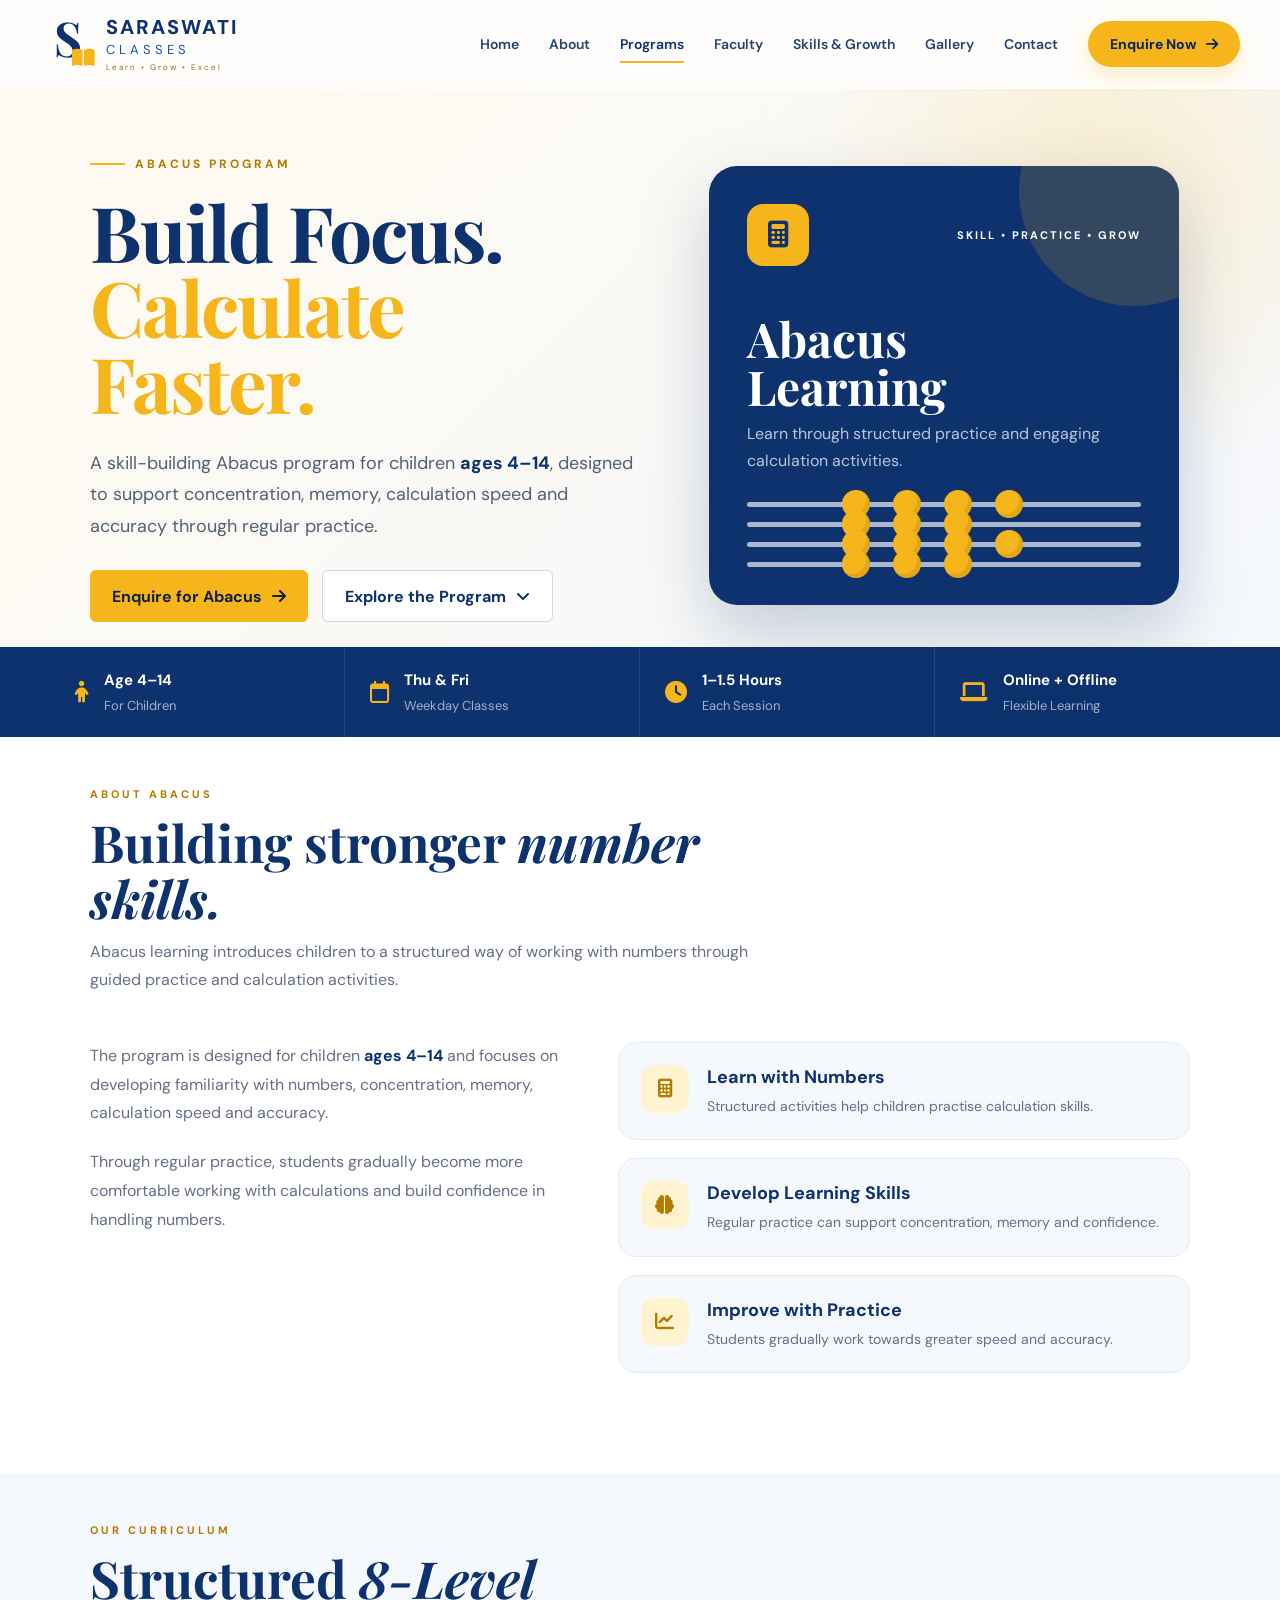
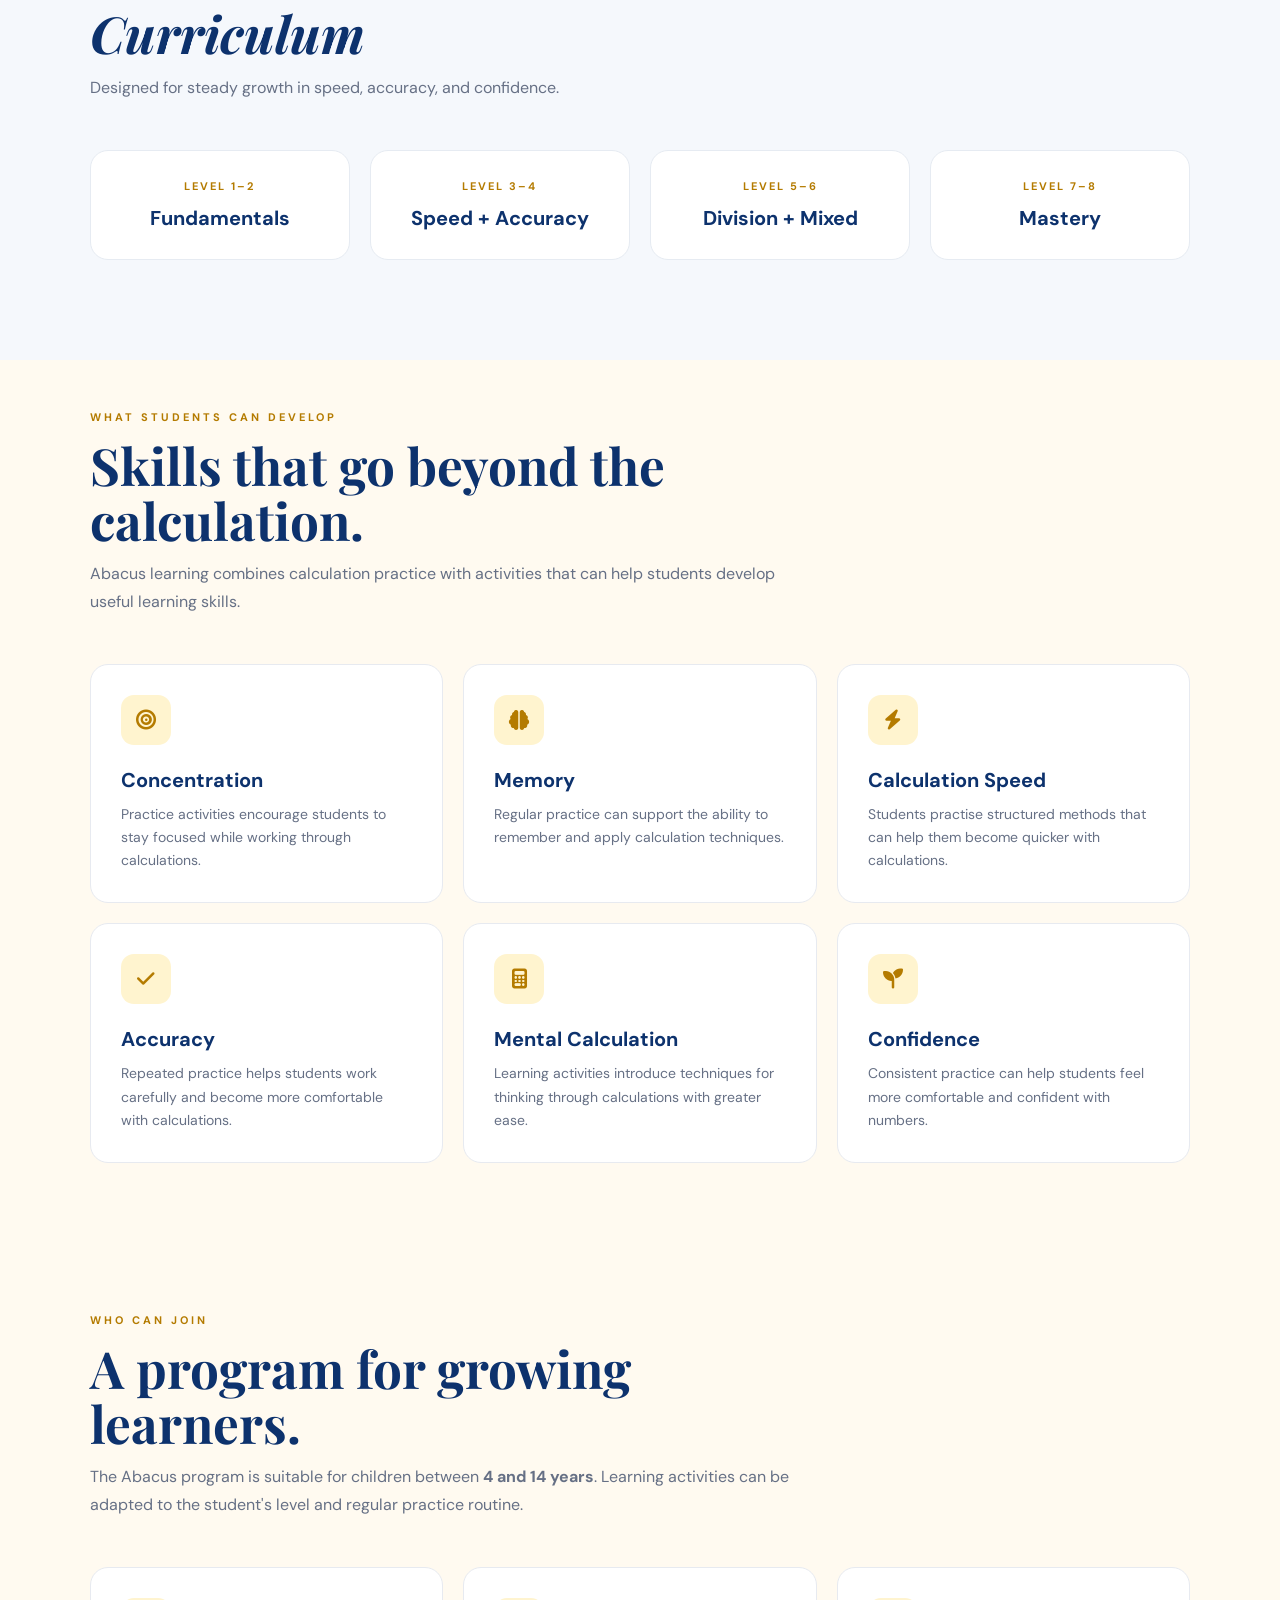
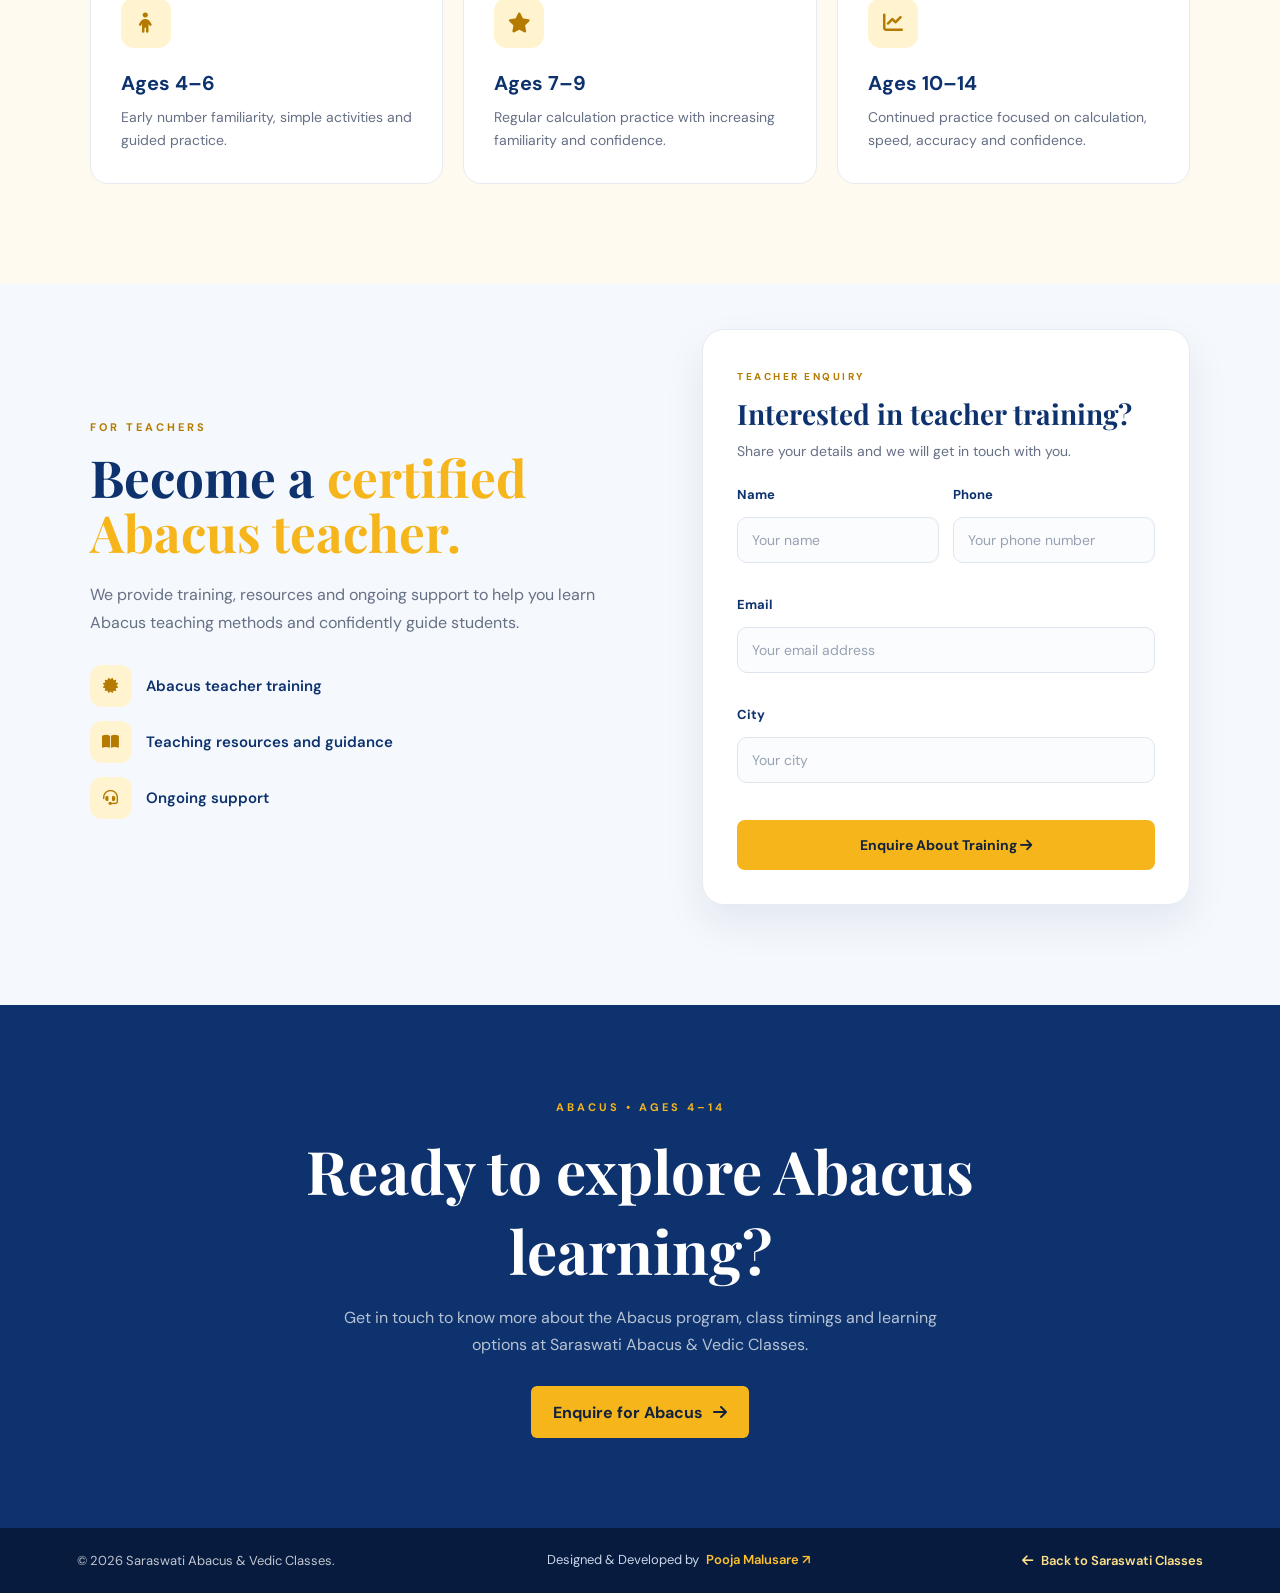
<file: abacus.html>
<!DOCTYPE html>
<html lang="en">
<head>
    <meta charset="UTF-8">
    <meta name="viewport" content="width=device-width, initial-scale=1.0">

    <title>Abacus Classes in Ambegaon BK, Pune | Saraswati Classes</title>
<meta name="description" content="Join Abacus classes for ages 4–14 at Saraswati Classes in Ambegaon BK, Katraj, Pune. Improve concentration, memory, calculation speed and accuracy with offline and online learning.">

    <link rel="preconnect" href="https://fonts.googleapis.com">
    <link rel="preconnect" href="https://fonts.gstatic.com" crossorigin>

    <link
        href="https://fonts.googleapis.com/css2?family=DM+Sans:wght@400;500;600;700&family=Playfair+Display:wght@500;600;700&display=swap"
        rel="stylesheet">    

    <link
        rel="stylesheet"
        href="https://cdnjs.cloudflare.com/ajax/libs/font-awesome/6.5.2/css/all.min.css">

    <link rel="stylesheet" href="css/style.css">

    <style>
        :root {
            --navy: #0d326d;
            --navy-dark: #082553;
            --gold: #f5b51b;
            --cream: #fffaf0;
            --soft: #f5f8fc;
            --text: #18253a;
            --muted: #667085;
            --white: #ffffff;
        }

        * { box-sizing: border-box; }

        html { scroll-behavior: smooth; }

        body {
            margin: 0;
            background: var(--cream);
            color: var(--text);
            font-family: "DM Sans", sans-serif;
        }

        a { text-decoration: none; }

        .abacus-page { overflow: hidden; }

        /* HERO */
        .abacus-hero {
            position: relative;
            min-height: auto;
            padding: 60px 7% 25px;
            background:
                radial-gradient(circle at 86% 18%, rgba(245,181,27,.18), transparent 25%),
                linear-gradient(135deg, #fffaf0 0%, #f5f8fc 100%);
        }

        .abacus-hero-container {
            position: relative;
            z-index: 2;
            max-width: 1180px;
            margin: auto;
            display: grid;
            grid-template-columns: 1.05fr .95fr;
            gap: 65px;
            align-items: center;
        }

        .abacus-label {
            display: inline-flex;
            align-items: center;
            gap: 10px;
            color: #b47b00;
            font-size: 12px;
            font-weight: 700;
            letter-spacing: 3px;
            margin-bottom: 22px;
        }

        .abacus-label span {
            width: 35px;
            height: 2px;
            background: var(--gold);
        }

        .abacus-hero h1 {
            margin: 0;
            color: var(--navy);
            font-family: "Playfair Display", serif;
            font-size: clamp(50px, 6vw, 80px);
            line-height: .98;
            letter-spacing: -2px;
        }

        .abacus-hero h1 em {
            color: var(--gold);
            font-style: normal;
        }

        .abacus-hero-text {
            max-width: 650px;
            margin: 28px 0;
            color: #526078;
            font-size: 18px;
            line-height: 1.75;
        }

        .abacus-hero-text strong { color: var(--navy); }

    

        .abacus-hero-buttons {
            display: flex;
            flex-wrap: wrap;
            gap: 14px;
        }

        .abacus-primary-btn,
        .abacus-secondary-btn {
            display: inline-flex;
            align-items: center;
            justify-content: center;
            gap: 10px;
            min-height: 52px;
            padding: 0 22px;
            border-radius: 6px;
            font-weight: 700;
            transition: .25s ease;
        }

        .abacus-primary-btn {
            background: var(--gold);
            color: #13223b;
        }

        .abacus-primary-btn:hover {
            transform: translateY(-3px);
            box-shadow: 0 12px 25px rgba(245,181,27,.25);
        }

        .abacus-secondary-btn {
            border: 1px solid rgba(13,50,109,.18);
            color: var(--navy);
            background: #fff;
        }

        .abacus-secondary-btn:hover {
            transform: translateY(-3px);
            border-color: var(--navy);
        }

        /* ABACUS VISUAL */
        .abacus-visual {
            min-height: 450px;
            display: flex;
            align-items: center;
            justify-content: center;
        }

        .abacus-card {
            position: relative;
            width: min(100%, 470px);
            min-height: 390px;
            padding: 38px;
            border-radius: 28px;
            background: var(--navy);
            box-shadow: 0 30px 70px rgba(13,50,109,.22);
            overflow: hidden;
        }

        .abacus-card::before {
            content: "";
            position: absolute;
            width: 230px;
            height: 230px;
            border-radius: 50%;
            background: rgba(245,181,27,.16);
            top: -90px;
            right: -70px;
        }

        .abacus-card-top {
            position: relative;
            z-index: 2;
            display: flex;
            align-items: center;
            justify-content: space-between;
            color: white;
        }

        .abacus-card-top i {
            width: 62px;
            height: 62px;
            display: grid;
            place-items: center;
            border-radius: 16px;
            background: var(--gold);
            color: var(--navy);
            font-size: 27px;
        }

        .abacus-card-top span {
            font-size: 11px;
            letter-spacing: 2px;
            font-weight: 700;
        }

        .abacus-card h2 {
            position: relative;
            z-index: 2;
            margin: 48px 0 10px;
            color: white;
            font-family: "Playfair Display", serif;
            font-size: 48px;
            line-height: 1;
        }

        .abacus-card p {
            position: relative;
            z-index: 2;
            color: rgba(255,255,255,.72);
            line-height: 1.7;
            margin-bottom: 28px;
        }

        .abacus-rods {
            position: relative;
            z-index: 2;
            display: grid;
            gap: 15px;
            margin-top: 28px;
        }

        .rod {
            height: 5px;
            border-radius: 10px;
            background: rgba(255,255,255,.65);
            position: relative;
        }

        .beads {
            position: absolute;
            top: -12px;
            left: 24%;
            display: flex;
            gap: 9px;
        }

        .beads i {
            width: 28px;
            height: 28px;
            display: block;
            border-radius: 50%;
            background: var(--gold);
            box-shadow: inset -4px -4px 0 rgba(0,0,0,.08);
        }

        .beads i:nth-child(2) { transform: translateX(14px); }
        .beads i:nth-child(3) { transform: translateX(28px); }
        .beads i:nth-child(4) { transform: translateX(42px); }

       
   .quick-info {
    background: var(--navy);
    color: var(--white);
}

.quick-grid {
    max-width: 1180px;
    margin: auto;
    display: grid;
    grid-template-columns: repeat(4, 1fr);
}

.quick-item {
    min-height: 90px;
    padding: 20px 25px;
    display: flex;
    align-items: center;
    gap: 15px;

    border-right: 1px solid rgba(255,255,255,.12);
}

.quick-item:last-child {
    border-right: none;
}

.quick-item > i {
    color: var(--gold);
    font-size: 22px;
}

.quick-item strong {
    display: block;
    font-size: 15px;
    margin-bottom: 4px;
}

.quick-item span {
    color: rgba(255,255,255,.62);
    font-size: 13px;
} 

        /* GENERAL SECTIONS */
        .abacus-section {
    padding: 45px 7% 100px;
}

        .abacus-section-inner {
            max-width: 1180px;
            margin: auto;
        }

        .abacus-section-heading {
            max-width: 700px;
            margin-bottom: 48px;
        }

        .abacus-section-heading .mini {
            color: #b47b00;
            font-size: 11px;
            letter-spacing: 3px;
            font-weight: 700;
        }

        .abacus-section-heading h2 {
            margin: 12px 0;
            color: var(--navy);
            font-family: "Playfair Display", serif;
            font-size: clamp(38px, 4vw, 58px);
            line-height: 1.08;
        }

        .abacus-section-heading p {
            color: var(--muted);
            line-height: 1.75;
            font-size: 16px;
        }

        /* ABOUT ABACUS */

.abacus-about {
    background: var(--white);
}

.about-abacus-grid {
    display: grid;
    grid-template-columns: .9fr 1.1fr;
    gap: 60px;
    align-items: start;
}

.about-abacus-text {
    color: var(--muted);
    font-size: 16px;
    line-height: 1.8;
}

.about-abacus-text p {
    margin: 0 0 20px;
}

.about-abacus-text strong {
    color: var(--navy);
}

.about-abacus-points {
    display: grid;
    gap: 18px;
}

.about-point {
    display: flex;
    gap: 18px;
    padding: 22px;
    background: var(--soft);
    border: 1px solid #e6ebf2;
    border-radius: 18px;
    transition: .25s ease;
}

.about-point:hover {
    transform: translateY(-4px);
    box-shadow: 0 14px 30px rgba(13,50,109,.08);
}

.about-point > i {
    flex-shrink: 0;
    width: 48px;
    height: 48px;
    display: grid;
    place-items: center;
    border-radius: 13px;
    background: #fff4cf;
    color: #b47b00;
    font-size: 19px;
}

.about-point h3 {
    margin: 0 0 6px;
    color: var(--navy);
    font-size: 18px;
}

.about-point p {
    margin: 0;
    color: var(--muted);
    font-size: 14px;
    line-height: 1.6;
}
/* ================= 8-LEVEL CURRICULUM ================= */

.curriculum-section {
    background: var(--soft);
}

.curriculum-grid {
    display: grid;
    grid-template-columns: repeat(4, 1fr);
    gap: 20px;
    margin-top: 45px;
}

.curriculum-card {
    background: var(--white);
    border: 1px solid #e6ebf2;
    border-radius: 18px;
    padding: 28px 24px;
    text-align: center;
    transition: 0.25s ease;
}

.curriculum-card:hover {
    transform: translateY(-5px);
    box-shadow: 0 18px 40px rgba(13, 50, 109, 0.09);
}

.curriculum-card span {
    display: block;
    color: #b47b00;
    font-size: 11px;
    font-weight: 700;
    letter-spacing: 2px;
    margin-bottom: 12px;
}

.curriculum-card h3 {
    margin: 0;
    color: var(--navy);
    font-size: 20px;
}

/* Tablet */

@media (max-width: 900px) {
    .curriculum-grid {
        grid-template-columns: repeat(2, 1fr);
    }
}

/* Mobile */

@media (max-width: 600px) {
    .curriculum-grid {
        grid-template-columns: 1fr;
        gap: 15px;
    }

    .curriculum-card {
        padding: 24px 20px;
    }
}

@media (max-width: 900px) {
    .about-abacus-grid {
        grid-template-columns: 1fr;
        gap: 35px;
    }
}

        /* BENEFITS */
        .benefit-grid {
            display: grid;
            grid-template-columns: repeat(3, 1fr);
            gap: 20px;
        }

        .benefit-card {
            padding: 30px;
            min-height: 205px;
            border: 1px solid #e7eaf0;
            border-radius: 18px;
            background: white;
            transition: .25s ease;
        }

        .benefit-card:hover {
            transform: translateY(-6px);
            box-shadow: 0 18px 40px rgba(13,50,109,.09);
        }

        .benefit-icon {
            width: 50px;
            height: 50px;
            display: grid;
            place-items: center;
            border-radius: 13px;
            background: #fff4cf;
            color: #b47b00;
            font-size: 20px;
            margin-bottom: 22px;
        }

        .benefit-card h3 {
            margin: 0 0 10px;
            color: var(--navy);
            font-size: 20px;
        }

        .benefit-card p {
            margin: 0;
            color: var(--muted);
            line-height: 1.65;
            font-size: 14px;
        }

        /* PROCESS */
        .abacus-process { background: var(--soft); }

        .process-grid {
            display: grid;
            grid-template-columns: repeat(3, 1fr);
            gap: 24px;
        }

        .process-card {
            padding: 34px;
            background: white;
            border-radius: 18px;
            border: 1px solid #e6ebf2;
        }

        .process-number {
            color: var(--gold);
            font-family: "Playfair Display", serif;
            font-size: 38px;
            font-weight: 700;
        }

        .process-card h3 {
            color: var(--navy);
            margin: 18px 0 10px;
        }

        .process-card p {
            color: var(--muted);
            line-height: 1.7;
            font-size: 14px;
            margin: 0;
        }
        /* TEACHER TRAINING */

.teacher-training {
    background: var(--soft);
}

.teacher-training-grid {
    display: grid;
    grid-template-columns: 1fr 0.9fr;
    gap: 70px;
    align-items: center;
}

.teacher-training-content .mini {
    color: #b47b00;
    font-size: 11px;
    letter-spacing: 3px;
    font-weight: 700;
}

.teacher-training-content h2 {
    margin: 14px 0 20px;
    color: var(--navy);
    font-family: "Playfair Display", serif;
    font-size: clamp(38px, 4vw, 56px);
    line-height: 1.08;
}

.teacher-training-content h2 em {
    color: var(--gold);
    font-style: normal;
}

.teacher-training-content > p {
    max-width: 580px;
    color: var(--muted);
    font-size: 16px;
    line-height: 1.75;
    margin: 0 0 28px;
}

.teacher-training-points {
    display: grid;
    gap: 14px;
}

.teacher-point {
    display: flex;
    align-items: center;
    gap: 14px;
    color: var(--navy);
    font-size: 15px;
    font-weight: 600;
}

.teacher-point i {
    width: 42px;
    height: 42px;
    display: grid;
    place-items: center;
    border-radius: 12px;
    background: #fff4cf;
    color: #b47b00;
}


/* ENQUIRY CARD */

.teacher-enquiry-card {
    background: var(--white);
    padding: 34px;
    border-radius: 22px;
    border: 1px solid #e6ebf2;
    box-shadow: 0 18px 40px rgba(13,50,109,.08);
}

.form-label {
    color: #b47b00;
    font-size: 10px;
    letter-spacing: 2.5px;
    font-weight: 700;
}

.teacher-enquiry-card h3 {
    margin: 10px 0 8px;
    color: var(--navy);
    font-family: "Playfair Display", serif;
    font-size: 28px;
}

.teacher-enquiry-card > p {
    margin: 0 0 24px;
    color: var(--muted);
    font-size: 14px;
    line-height: 1.6;
}

.teacher-enquiry-card form {
    display: grid;
    gap: 16px;
}

.form-row {
    display: grid;
    grid-template-columns: 1fr 1fr;
    gap: 14px;
}

.form-group {
    display: grid;
    gap: 7px;
}

.form-group label {
    color: var(--navy);
    font-size: 13px;
    font-weight: 700;
}

.form-group input {
    width: 100%;
    height: 46px;
    padding: 0 14px;
    border: 1px solid #dfe5ed;
    border-radius: 10px;
    background: #fbfcfe;
    color: var(--text);
    font-family: "DM Sans", sans-serif;
    font-size: 14px;
    outline: none;
    transition: .25s ease;
}

.form-group input:focus {
    border-color: var(--gold);
    box-shadow: 0 0 0 3px rgba(245,181,27,.12);
}

.form-group input::placeholder {
    color: #98a2b3;
}

.teacher-submit-btn {
    min-height: 50px;
    margin-top: 4px;
    border: 0;
    border-radius: 8px;
    background: var(--gold);
    color: #13223b;
    font-family: "DM Sans", sans-serif;
    font-size: 14px;
    font-weight: 700;
    cursor: pointer;
    transition: .25s ease;
}

.teacher-submit-btn:hover {
    transform: translateY(-2px);
    box-shadow: 0 10px 22px rgba(245,181,27,.25);
}

@media (max-width: 900px) {

    .teacher-training-grid {
        grid-template-columns: 1fr;
        gap: 40px;
    }

}

@media (max-width: 600px) {

    .teacher-enquiry-card {
        padding: 25px;
    }

    .form-row {
        grid-template-columns: 1fr;
    }

}

        /* CTA */
        .abacus-cta {
            padding: 90px 7%;
            background: var(--navy);
        }

        .abacus-cta-inner {
            max-width: 850px;
            margin: auto;
            text-align: center;
        }

        .abacus-cta-inner > span {
            color: var(--gold);
            font-size: 11px;
            letter-spacing: 3px;
            font-weight: 700;
        }

        .abacus-cta h2 {
            margin: 14px 0;
            color: white;
            font-family: "Playfair Display", serif;
            font-size: clamp(38px, 5vw, 60px);
        }

        .abacus-cta p {
            max-width: 650px;
            margin: 0 auto 28px;
            color: rgba(255,255,255,.7);
            line-height: 1.7;
        }

        /* FOOTER */
       

         .simple-footer {
    background: #061b3e;
    color: rgba(255, 255, 255, 0.75);
    padding: 22px 6%;
    display: flex;
    align-items: center;
    justify-content: space-between;
    gap: 20px;
}

.simple-footer p {
    margin: 0;
    font-size: 13px;
}

.back-home {
    display: inline-flex;
    align-items: center;
    gap: 8px;
    color: #ffe08a;
    text-decoration: none;
    font-size: 13px;
    font-weight: 600;
    transition: 0.3s ease;
}

.back-home:hover {
    color: var(--gold);
    transform: translateX(-3px);
}

@media (max-width: 600px) {
    .simple-footer {
        padding: 20px;
        flex-direction: column;
        text-align: center;
    }
}

        /* MOBILE */
        @media (max-width: 900px) {
            .quick-grid {
    grid-template-columns: 1fr 1fr;
}

.quick-item {
    padding: 20px 15px;
    gap: 11px;
    border-bottom: 1px solid rgba(255,255,255,0.10);
}

.quick-item:nth-child(2n) {
    border-right: none;
}

.quick-item:nth-child(3),
.quick-item:nth-child(4) {
    border-bottom: none;
}

.quick-item > i {
    font-size: 19px;
}

.quick-item strong {
    font-size: 12px;
}

.quick-item span {
    font-size: 10px;
}
            .abacus-hero-container {
                grid-template-columns: 1fr;
                gap: 35px;
            }

            .abacus-visual { min-height: 390px; }

            .abacus-info-grid {
                grid-template-columns: repeat(2, 1fr);
            }

            .benefit-grid,
            .process-grid {
                grid-template-columns: 1fr 1fr;
            }
        }

        @media (max-width: 600px) {
            .abacus-hero {
                padding: 80px 6% 65px;
            }

            .abacus-hero h1 { font-size: 50px; }

            .abacus-hero-text { font-size: 16px; }

            .abacus-card {
                padding: 28px;
                min-height: 350px;
            }

            .abacus-card h2 { font-size: 40px; }

            .abacus-info-grid,
            .benefit-grid,
            .process-grid {
                grid-template-columns: 1fr;
            }

           


            .abacus-section { padding: 70px 6%; }

            .abacus-hero-buttons { flex-direction: column; }

            .abacus-primary-btn,
            .abacus-secondary-btn { width: 100%; }

            .abacus-footer-inner {
                flex-direction: column;
                text-align: center;
            }
        }

.page-developer-credit {
  text-align: center;
  color: #cbd7e8;
  font-size: 13px;
  line-height: 1.6;
}

.page-developer-credit a {
  color: #ffc02e;
  font-weight: 600;
  text-decoration: none;
  margin-left: 4px;
  transition: color 0.3s ease;
}

.page-developer-credit a:hover {
  color: #ffffff;
  text-decoration: underline;
}

@media (max-width: 700px) {
  .page-developer-credit {
    width: 100%;
    order: 3;
    padding-top: 12px;
  }
}

    </style>
</head>

<body>

    <!-- ================= NAVBAR ================= -->

    <header class="navbar">
        <div class="nav-container">

            <a href="index.html" class="brand">
                <div class="brand-mark">
                    <span>S</span>
                    <i class="fa-solid fa-book-open"></i>
                </div>

                <div class="brand-text">
                    <h2>SARASWATI</h2>
                    <span>CLASSES</span>
                    <small>Learn • Grow • Excel</small>
                </div>
            </a>

            <nav class="desktop-nav">
                <a href="index.html">Home</a>
                <a href="index.html#about">About</a>
                <a href="index.html#programs" class="active">Programs</a>
                <a href="index.html#faculty">Faculty</a>
                <a href="#growth">Skills & Growth</a>
                <a href="index.html#gallery">Gallery</a>
                <a href="index.html#contact">Contact</a>

                <a href="index.html#contact" class="nav-cta">
                    Enquire Now
                    <i class="fa-solid fa-arrow-right"></i>
                </a>
            </nav>

            <button class="menu-btn" id="menuBtn" aria-label="Open menu">
                <i class="fa-solid fa-bars"></i>
            </button>
        </div>

        <div class="mobile-nav" id="mobileNav">
            <a href="index.html">Home</a>
            <a href="index.html#about">About</a>
            <a href="index.html#programs">Programs</a>
            <a href="index.html#faculty">Faculty</a>
            <a href="#growth">Skills & Growth</a>
            <a href="index.html#gallery">Gallery</a>
            <a href="index.html#contact">Contact</a>

            <a href="index.html#contact" class="mobile-cta">
                Enquire Now
                <i class="fa-solid fa-arrow-right"></i>
            </a>
        </div>
    </header>

    <main class="abacus-page">

        <!-- ================= HERO ================= -->

        <section class="abacus-hero">

            <div class="abacus-hero-container">

                <div>
                    <div class="abacus-label">
                        <span></span>
                        ABACUS PROGRAM
                    </div>

                    <h1>
                        Build Focus.<br>
                        <em>Calculate Faster.</em>
                    </h1>

                    <p class="abacus-hero-text">
                        A skill-building Abacus program for children
                        <strong>ages 4–14</strong>, designed to support
                        concentration, memory, calculation speed and
                        accuracy through regular practice.
                    </p>

                   

                    <div class="abacus-hero-buttons">
                        <a href="index.html#contact" class="abacus-primary-btn">
                            Enquire for Abacus
                            <i class="fa-solid fa-arrow-right"></i>
                        </a>

                        <a href="#benefits" class="abacus-secondary-btn">
                            Explore the Program
                            <i class="fa-solid fa-angle-down"></i>
                        </a>
                    </div>
                </div>

                <div class="abacus-visual">

                    <div class="abacus-card">

                        <div class="abacus-card-top">
                            <i class="fa-solid fa-calculator"></i>
                            <span>SKILL • PRACTICE • GROW</span>
                        </div>

                        <h2>Abacus<br>Learning</h2>

                        <p>
                            Learn through structured practice and
                            engaging calculation activities.
                        </p>

                        <div class="abacus-rods">

                            <div class="rod">
                                <div class="beads">
                                    <i></i><i></i><i></i><i></i>
                                </div>
                            </div>

                            <div class="rod">
                                <div class="beads">
                                    <i></i><i></i><i></i>
                                </div>
                            </div>

                            <div class="rod">
                                <div class="beads">
                                    <i></i><i></i><i></i><i></i>
                                </div>
                            </div>

                            <div class="rod">
                                <div class="beads">
                                    <i></i><i></i><i></i>
                                </div>
                            </div>

                        </div>
                    </div>
                </div>

            </div>
        </section>
<section class="quick-info">

    <div class="container">

        <div class="quick-grid">

            <div class="quick-item">
                <i class="fa-solid fa-child"></i>
                <div>
                    <strong>Age 4–14</strong>
                    <span>For Children</span>
                </div>
            </div>

            <div class="quick-item">
                <i class="fa-regular fa-calendar"></i>
                <div>
                    <strong>Thu & Fri</strong>
                    <span>Weekday Classes</span>
                </div>
            </div>

            <div class="quick-item">
                <i class="fa-solid fa-clock"></i>
                <div>
                    <strong>1–1.5 Hours</strong>
                    <span>Each Session</span>
                </div>
            </div>

            <div class="quick-item">
                <i class="fa-solid fa-laptop"></i>
                <div>
                    <strong>Online + Offline</strong>
                    <span>Flexible Learning</span>
                </div>
            </div>

        </div>

    </div>

</section>
       

        <!-- ================= ABOUT ABACUS ================= -->

<section class="abacus-section abacus-about">

    <div class="abacus-section-inner">

        <div class="abacus-section-heading">
            <span class="mini">ABOUT ABACUS</span>

            <h2>
                Building stronger
                <em>number skills.</em>
            </h2>

            <p>
                Abacus learning introduces children to a structured way of
                working with numbers through guided practice and calculation
                activities.
            </p>
        </div>

        <div class="about-abacus-grid">

            <div class="about-abacus-text">

                <p>
                    The program is designed for children <strong>ages 4–14</strong>
                    and focuses on developing familiarity with numbers,
                    concentration, memory, calculation speed and accuracy.
                </p>

                <p>
                    Through regular practice, students gradually become more
                    comfortable working with calculations and build confidence
                    in handling numbers.
                </p>

            </div>

            <div class="about-abacus-points">

                <div class="about-point">
                    <i class="fa-solid fa-calculator"></i>
                    <div>
                        <h3>Learn with Numbers</h3>
                        <p>Structured activities help children practise calculation skills.</p>
                    </div>
                </div>

                <div class="about-point">
                    <i class="fa-solid fa-brain"></i>
                    <div>
                        <h3>Develop Learning Skills</h3>
                        <p>Regular practice can support concentration, memory and confidence.</p>
                    </div>
                </div>

                <div class="about-point">
                    <i class="fa-solid fa-chart-line"></i>
                    <div>
                        <h3>Improve with Practice</h3>
                        <p>Students gradually work towards greater speed and accuracy.</p>
                    </div>
                </div>

            </div>

        </div>

    </div>

</section>
<!-- ================= 8-LEVEL CURRICULUM ================= -->

<section class="abacus-section curriculum-section">

    <div class="abacus-section-inner">

        <div class="abacus-section-heading">
            <span class="mini">OUR CURRICULUM</span>

            <h2>
                Structured
                <em>8-Level Curriculum</em>
            </h2>

            <p>
                Designed for steady growth in speed, accuracy, and confidence.
            </p>
        </div>

        <div class="curriculum-grid">

            <div class="curriculum-card">
                <span>LEVEL 1–2</span>
                <h3>Fundamentals</h3>
            </div>

            <div class="curriculum-card">
                <span>LEVEL 3–4</span>
                <h3>Speed + Accuracy</h3>
            </div>

            <div class="curriculum-card">
                <span>LEVEL 5–6</span>
                <h3>Division + Mixed</h3>
            </div>

            <div class="curriculum-card">
                <span>LEVEL 7–8</span>
                <h3>Mastery</h3>
            </div>

        </div>

    </div>

</section>
        <!-- ================= BENEFITS ================= -->

        <section class="abacus-section" id="benefits">

            <div class="abacus-section-inner">

                <div class="abacus-section-heading">
                    <span class="mini">WHAT STUDENTS CAN DEVELOP</span>

                    <h2>
                        Skills that go beyond
                        the calculation.
                    </h2>

                    <p>
                        Abacus learning combines calculation practice
                        with activities that can help students develop
                        useful learning skills.
                    </p>
                </div>

                <div class="benefit-grid">

                    <article class="benefit-card">
                        <div class="benefit-icon">
                            <i class="fa-solid fa-bullseye"></i>
                        </div>
                        <h3>Concentration</h3>
                        <p>
                            Practice activities encourage students to
                            stay focused while working through calculations.
                        </p>
                    </article>

                    <article class="benefit-card">
                        <div class="benefit-icon">
                            <i class="fa-solid fa-brain"></i>
                        </div>
                        <h3>Memory</h3>
                        <p>
                            Regular practice can support the ability to
                            remember and apply calculation techniques.
                        </p>
                    </article>

                    <article class="benefit-card">
                        <div class="benefit-icon">
                            <i class="fa-solid fa-bolt"></i>
                        </div>
                        <h3>Calculation Speed</h3>
                        <p>
                            Students practise structured methods that
                            can help them become quicker with calculations.
                        </p>
                    </article>

                    <article class="benefit-card">
                        <div class="benefit-icon">
                            <i class="fa-solid fa-check"></i>
                        </div>
                        <h3>Accuracy</h3>
                        <p>
                            Repeated practice helps students work carefully
                            and become more comfortable with calculations.
                        </p>
                    </article>

                    <article class="benefit-card">
                        <div class="benefit-icon">
                            <i class="fa-solid fa-calculator"></i>
                        </div>
                        <h3>Mental Calculation</h3>
                        <p>
                            Learning activities introduce techniques for
                            thinking through calculations with greater ease.
                        </p>
                    </article>

                    <article class="benefit-card">
                        <div class="benefit-icon">
                            <i class="fa-solid fa-seedling"></i>
                        </div>
                        <h3>Confidence</h3>
                        <p>
                            Consistent practice can help students feel more
                            comfortable and confident with numbers.
                        </p>
                    </article>

                </div>
            </div>
        </section>

       

        <!-- ================= WHO CAN JOIN ================= -->

        <section class="abacus-section">

            <div class="abacus-section-inner">

                <div class="abacus-section-heading">
                    <span class="mini">WHO CAN JOIN</span>

                    <h2>
                        A program for
                        growing learners.
                    </h2>

                    <p>
                        The Abacus program is suitable for children
                        between <strong>4 and 14 years</strong>. Learning
                        activities can be adapted to the student's level
                        and regular practice routine.
                    </p>
                </div>

                <div class="benefit-grid">

                    <article class="benefit-card">
                        <div class="benefit-icon">
                            <i class="fa-solid fa-child"></i>
                        </div>
                        <h3>Ages 4–6</h3>
                        <p>
                            Early number familiarity, simple activities
                            and guided practice.
                        </p>
                    </article>

                    <article class="benefit-card">
                        <div class="benefit-icon">
                            <i class="fa-solid fa-star"></i>
                        </div>
                        <h3>Ages 7–9</h3>
                        <p>
                            Regular calculation practice with increasing
                            familiarity and confidence.
                        </p>
                    </article>

                    <article class="benefit-card">
                        <div class="benefit-icon">
                            <i class="fa-solid fa-chart-line"></i>
                        </div>
                        <h3>Ages 10–14</h3>
                        <p>
                            Continued practice focused on calculation,
                            speed, accuracy and confidence.
                        </p>
                    </article>

                </div>
            </div>
        </section>
<!-- ================= TEACHER TRAINING ================= -->

<section class="abacus-section teacher-training" id="teacher-training">
    <div class="abacus-section-inner">

        <div class="teacher-training-grid">

            <div class="teacher-training-content">

                <span class="mini">FOR TEACHERS</span>

                <h2>
                    Become a
                    <em>certified Abacus teacher.</em>
                </h2>

                <p>
                    We provide training, resources and ongoing support to
                    help you learn Abacus teaching methods and confidently
                    guide students.
                </p>

                <div class="teacher-training-points">

                    <div class="teacher-point">
                        <i class="fa-solid fa-certificate"></i>
                        <span>Abacus teacher training</span>
                    </div>

                    <div class="teacher-point">
                        <i class="fa-solid fa-book-open"></i>
                        <span>Teaching resources and guidance</span>
                    </div>

                    <div class="teacher-point">
                        <i class="fa-solid fa-headset"></i>
                        <span>Ongoing support</span>
                    </div>

                </div>

            </div>


            <div class="teacher-enquiry-card">

                <span class="form-label">TEACHER ENQUIRY</span>

                <h3>Interested in teacher training?</h3>

                <p>
                    Share your details and we will get in touch with you.
                </p>

                <form id="teacherEnquiryForm">

                    <div class="form-row">

                        <div class="form-group">
                            <label for="teacherName">Name</label>
                            <input
                                type="text"
                                id="teacherName"
                                name="name"
                                placeholder="Your name"
                                required
                            >
                        </div>

                        <div class="form-group">
                            <label for="teacherPhone">Phone</label>
                            <input
                                type="tel"
                                id="teacherPhone"
                                name="phone"
                                placeholder="Your phone number"
                                required
                            >
                        </div>

                    </div>

                    <div class="form-group">
                        <label for="teacherEmail">Email</label>
                        <input
                            type="email"
                            id="teacherEmail"
                            name="email"
                            placeholder="Your email address"
                        >
                    </div>

                    <div class="form-group">
                        <label for="teacherCity">City</label>
                        <input
                            type="text"
                            id="teacherCity"
                            name="city"
                            placeholder="Your city"
                        >
                    </div>

                    <button type="submit" class="teacher-submit-btn">
                        Enquire About Training
                        <i class="fa-solid fa-arrow-right"></i>
                    </button>

                </form>

            </div>

        </div>

    </div>

</section>
        <!-- ================= CTA ================= -->

        <section class="abacus-cta">

            <div class="abacus-cta-inner">

                <span>ABACUS • AGES 4–14</span>

                <h2>
                    Ready to explore Abacus learning?
                </h2>

                <p>
                    Get in touch to know more about the Abacus program,
                    class timings and learning options at Saraswati
                    Abacus & Vedic Classes.
                </p>

                <a href="index.html#contact" class="abacus-primary-btn">
                    Enquire for Abacus
                    <i class="fa-solid fa-arrow-right"></i>
                </a>

            </div>
        </section>

    </main>

    <!-- ================= FOOTER ================= -->

        <footer class="simple-footer">
    <p>© 2026 Saraswati Abacus & Vedic Classes.</p>

<div class="page-developer-credit">
  Designed &amp; Developed by
  <a
    href="https://pooja-bot07.github.io/pooja-portfolio/"
    target="_blank"
    rel="noopener noreferrer"
  >
    Pooja Malusare ↗
  </a>
</div>

    <a href="index.html" class="back-home">
        <i class="fa-solid fa-arrow-left"></i>
        Back to Saraswati Classes
    </a>
    
</footer>

    <script>
        const menuBtn = document.getElementById("menuBtn");
        const mobileNav = document.getElementById("mobileNav");

        if (menuBtn && mobileNav) {
            menuBtn.addEventListener("click", () => {
                mobileNav.classList.toggle("open");

                if (mobileNav.classList.contains("open")) {
                    menuBtn.innerHTML = '<i class="fa-solid fa-xmark"></i>';
                    menuBtn.setAttribute("aria-label", "Close menu");
                } else {
                    menuBtn.innerHTML = '<i class="fa-solid fa-bars"></i>';
                    menuBtn.setAttribute("aria-label", "Open menu");
                }
            });

            mobileNav.querySelectorAll("a").forEach(link => {
                link.addEventListener("click", () => {
                    mobileNav.classList.remove("open");
                    menuBtn.innerHTML = '<i class="fa-solid fa-bars"></i>';
                    menuBtn.setAttribute("aria-label", "Open menu");
                });
            });
        }
// ================= TEACHER WHATSAPP ENQUIRY =================

const teacherEnquiryForm = document.getElementById("teacherEnquiryForm");

if (teacherEnquiryForm) {

    teacherEnquiryForm.addEventListener("submit", function (event) {

        event.preventDefault();

        const name = document.getElementById("teacherName").value.trim();
        const phone = document.getElementById("teacherPhone").value.trim();
        const email = document.getElementById("teacherEmail").value.trim();
        const city = document.getElementById("teacherCity").value.trim();

        const message =
            "Hello, I am interested in Abacus teacher training.\n\n" +
            "Name: " + name + "\n" +
            "Phone: " + phone + "\n" +
            "Email: " + (email || "Not provided") + "\n" +
            "City: " + (city || "Not provided");

        const whatsappNumber = "917219217005";

        const whatsappURL =
            "https://wa.me/" +
            whatsappNumber +
            "?text=" +
            encodeURIComponent(message);

        window.open(whatsappURL, "_blank");

    });

}

    </script>

</body>
</html>
</file>
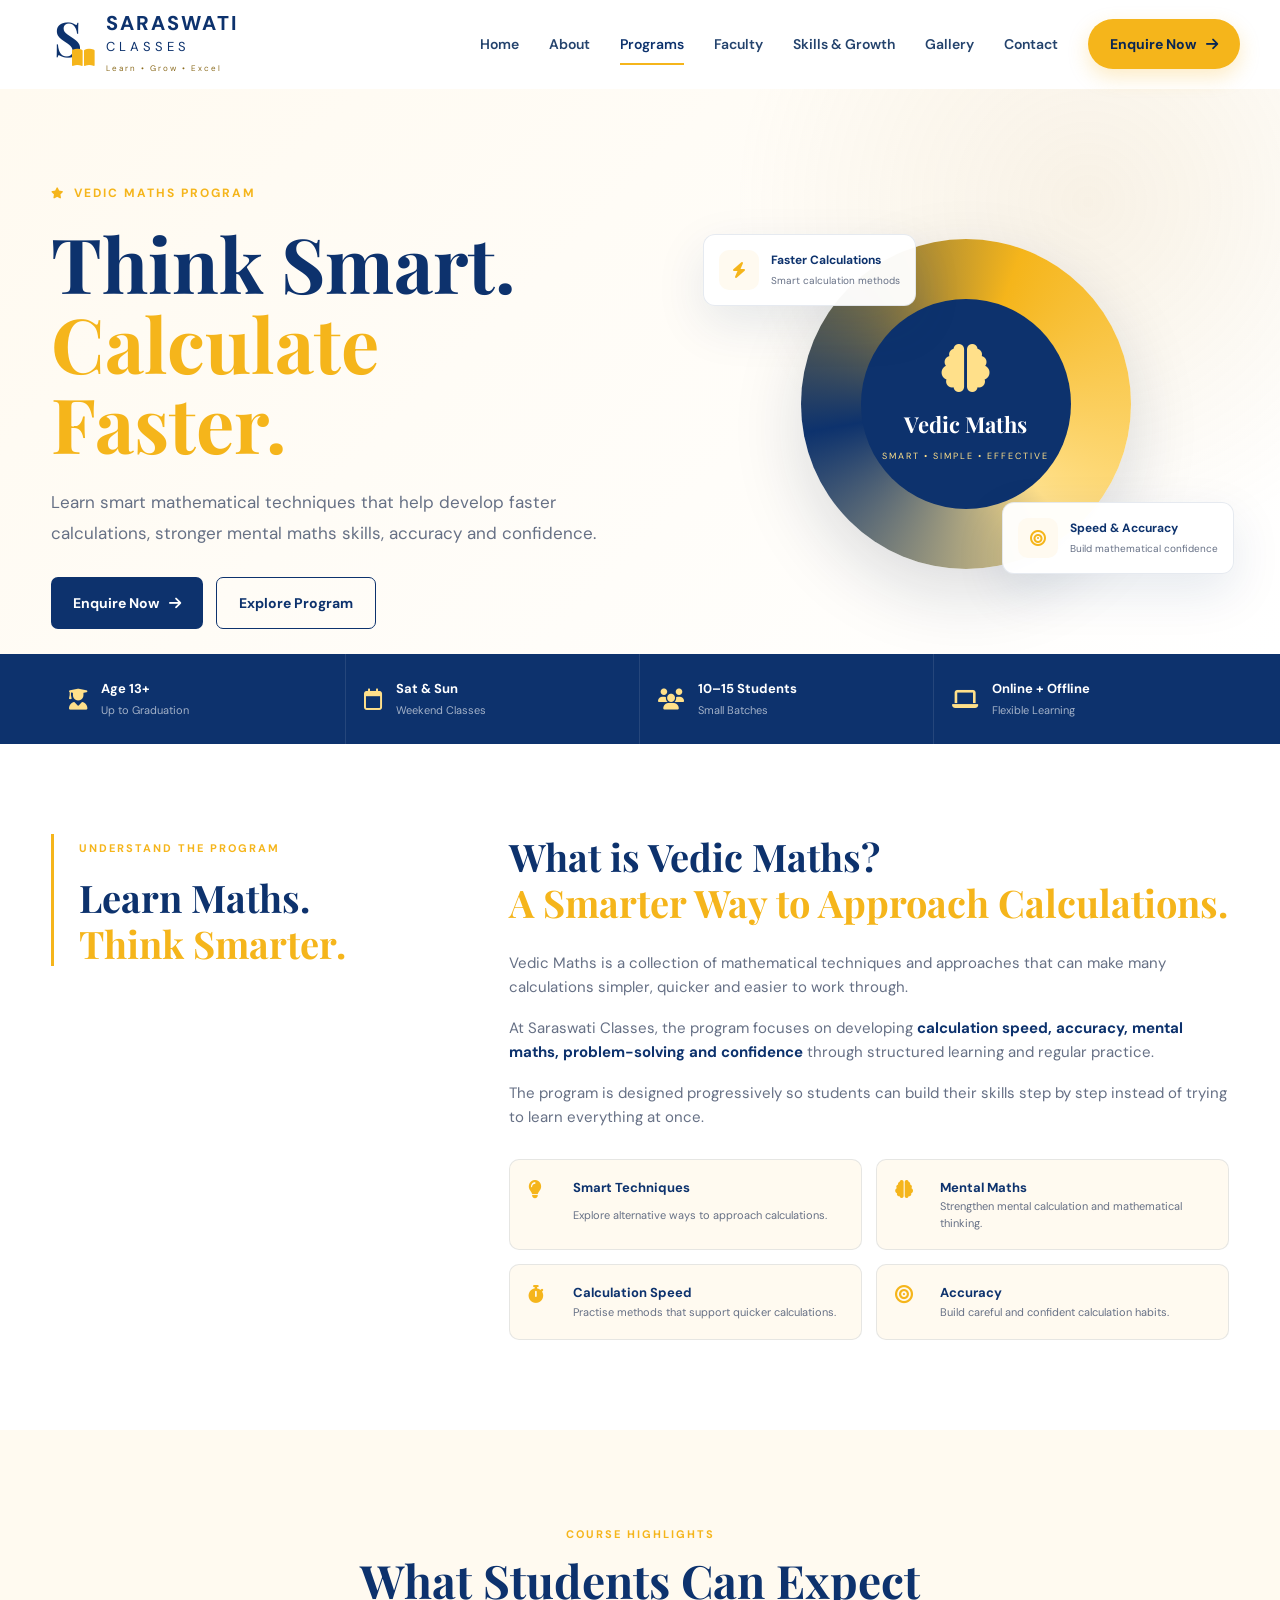
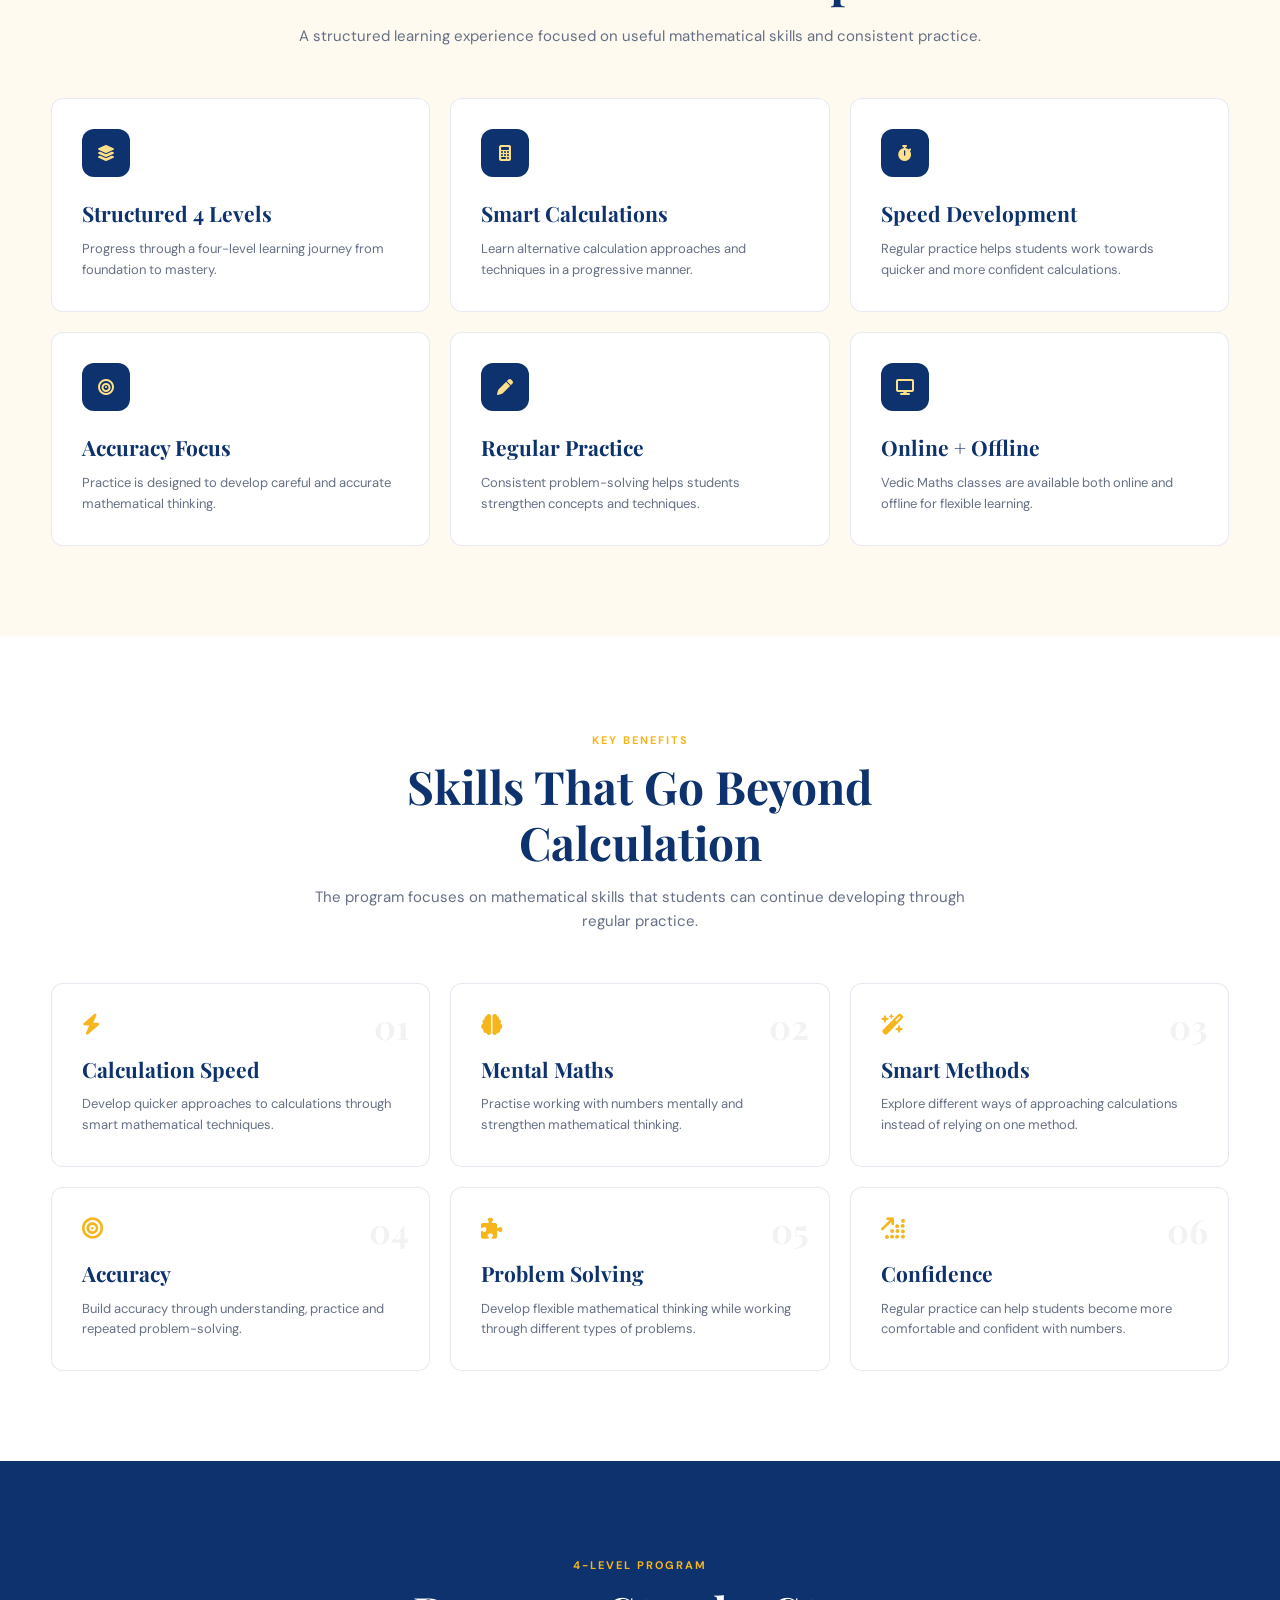
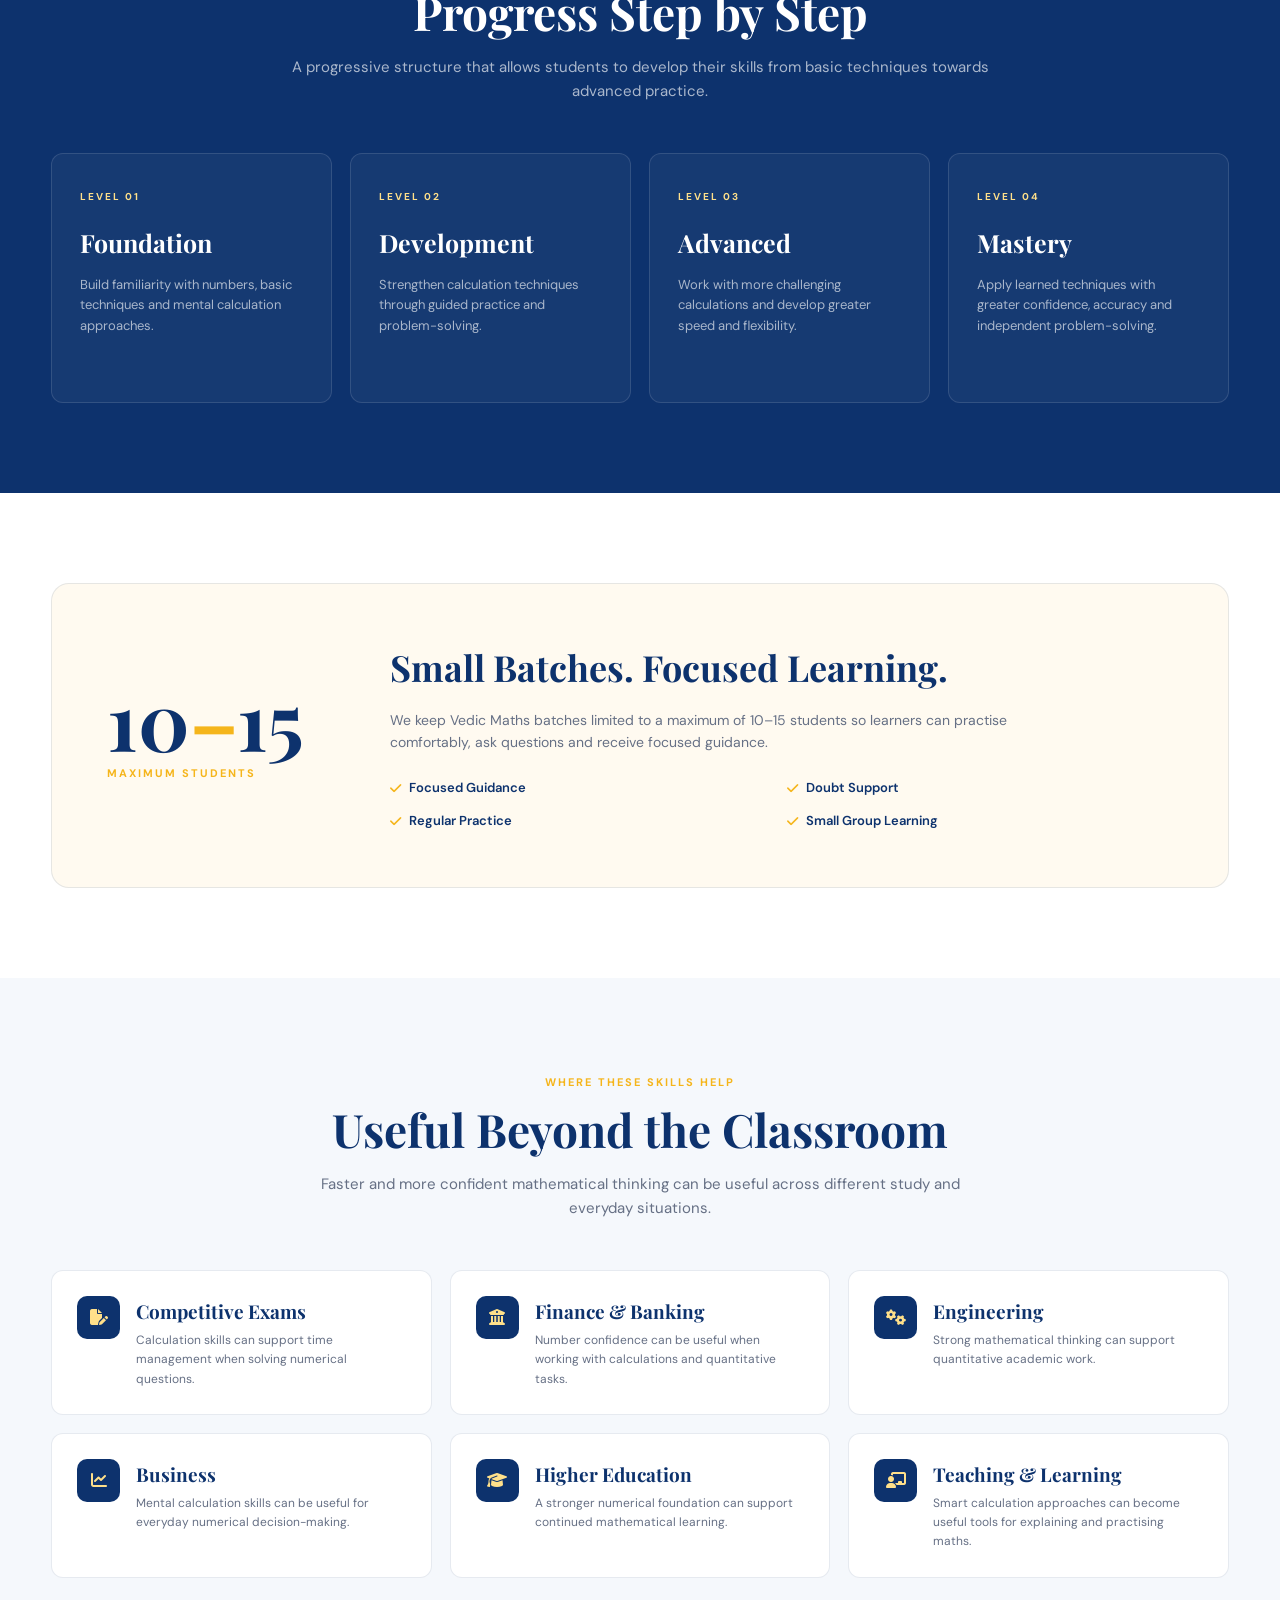
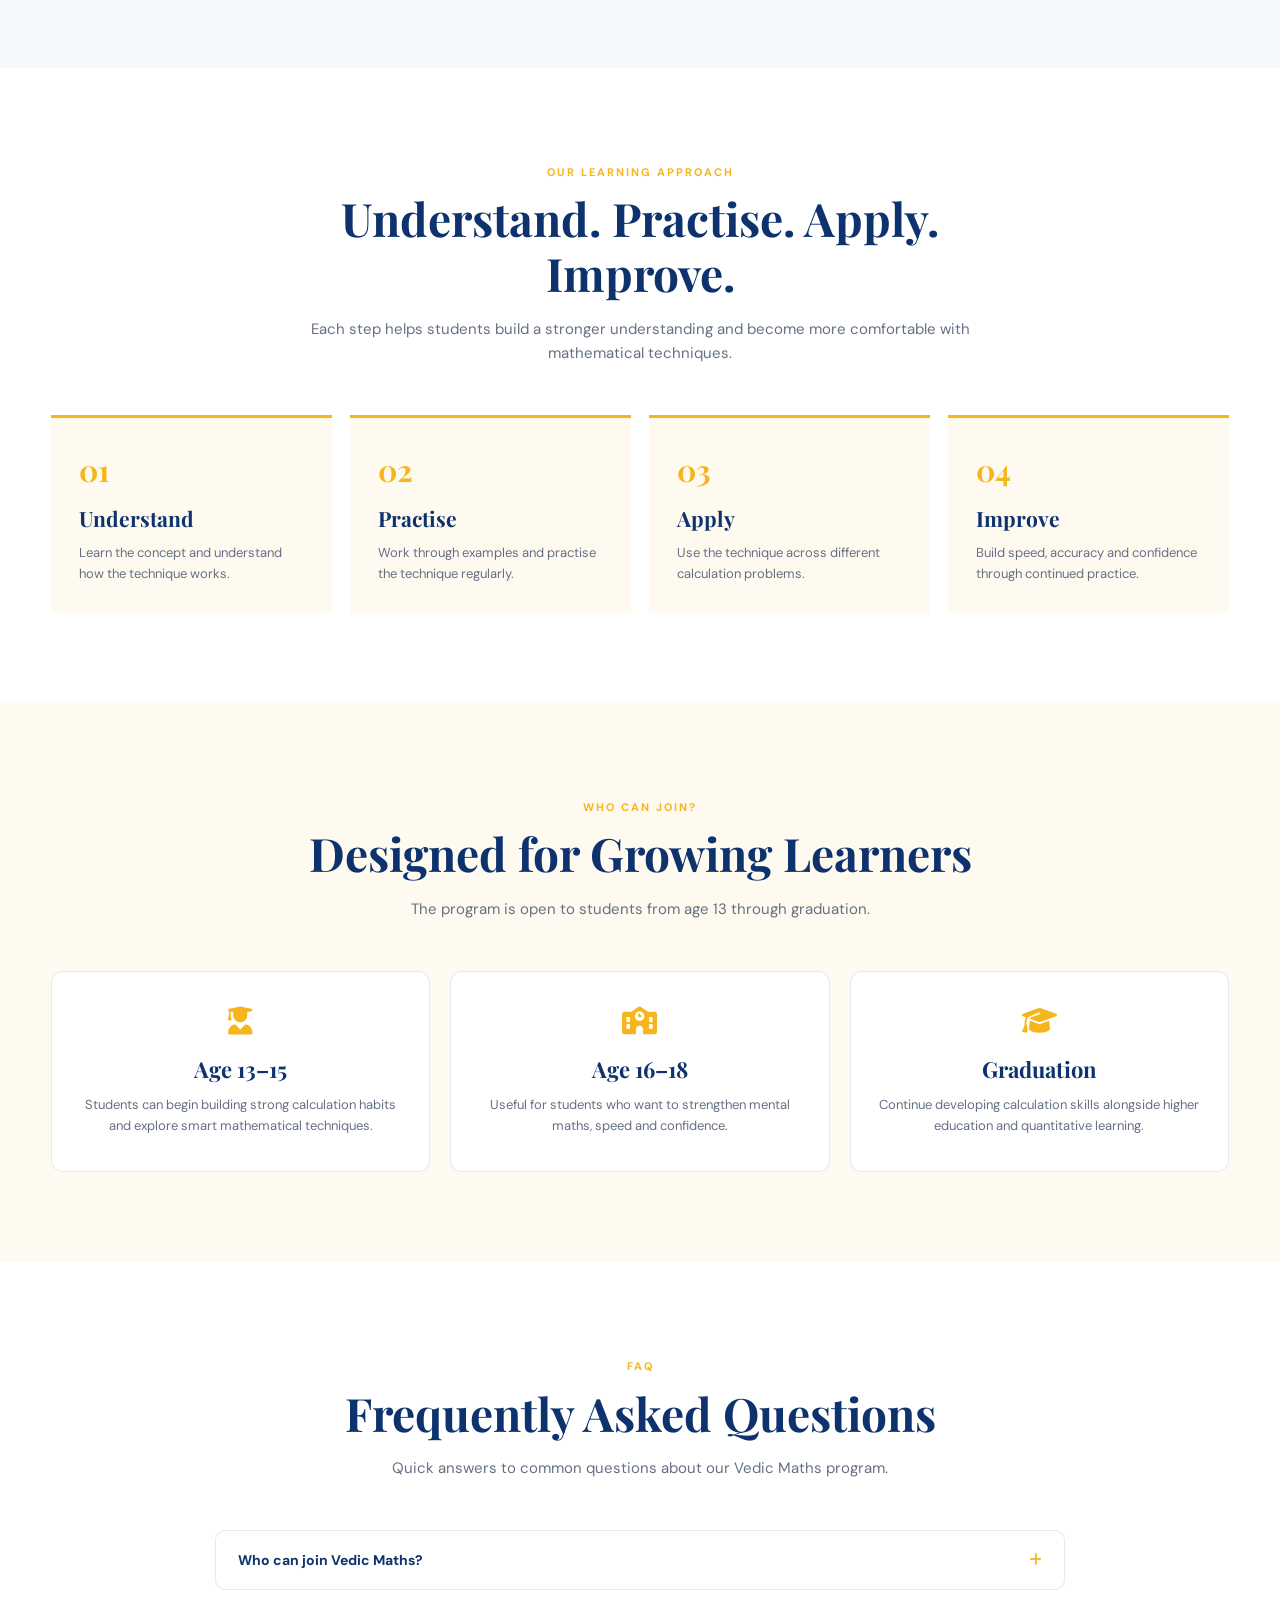
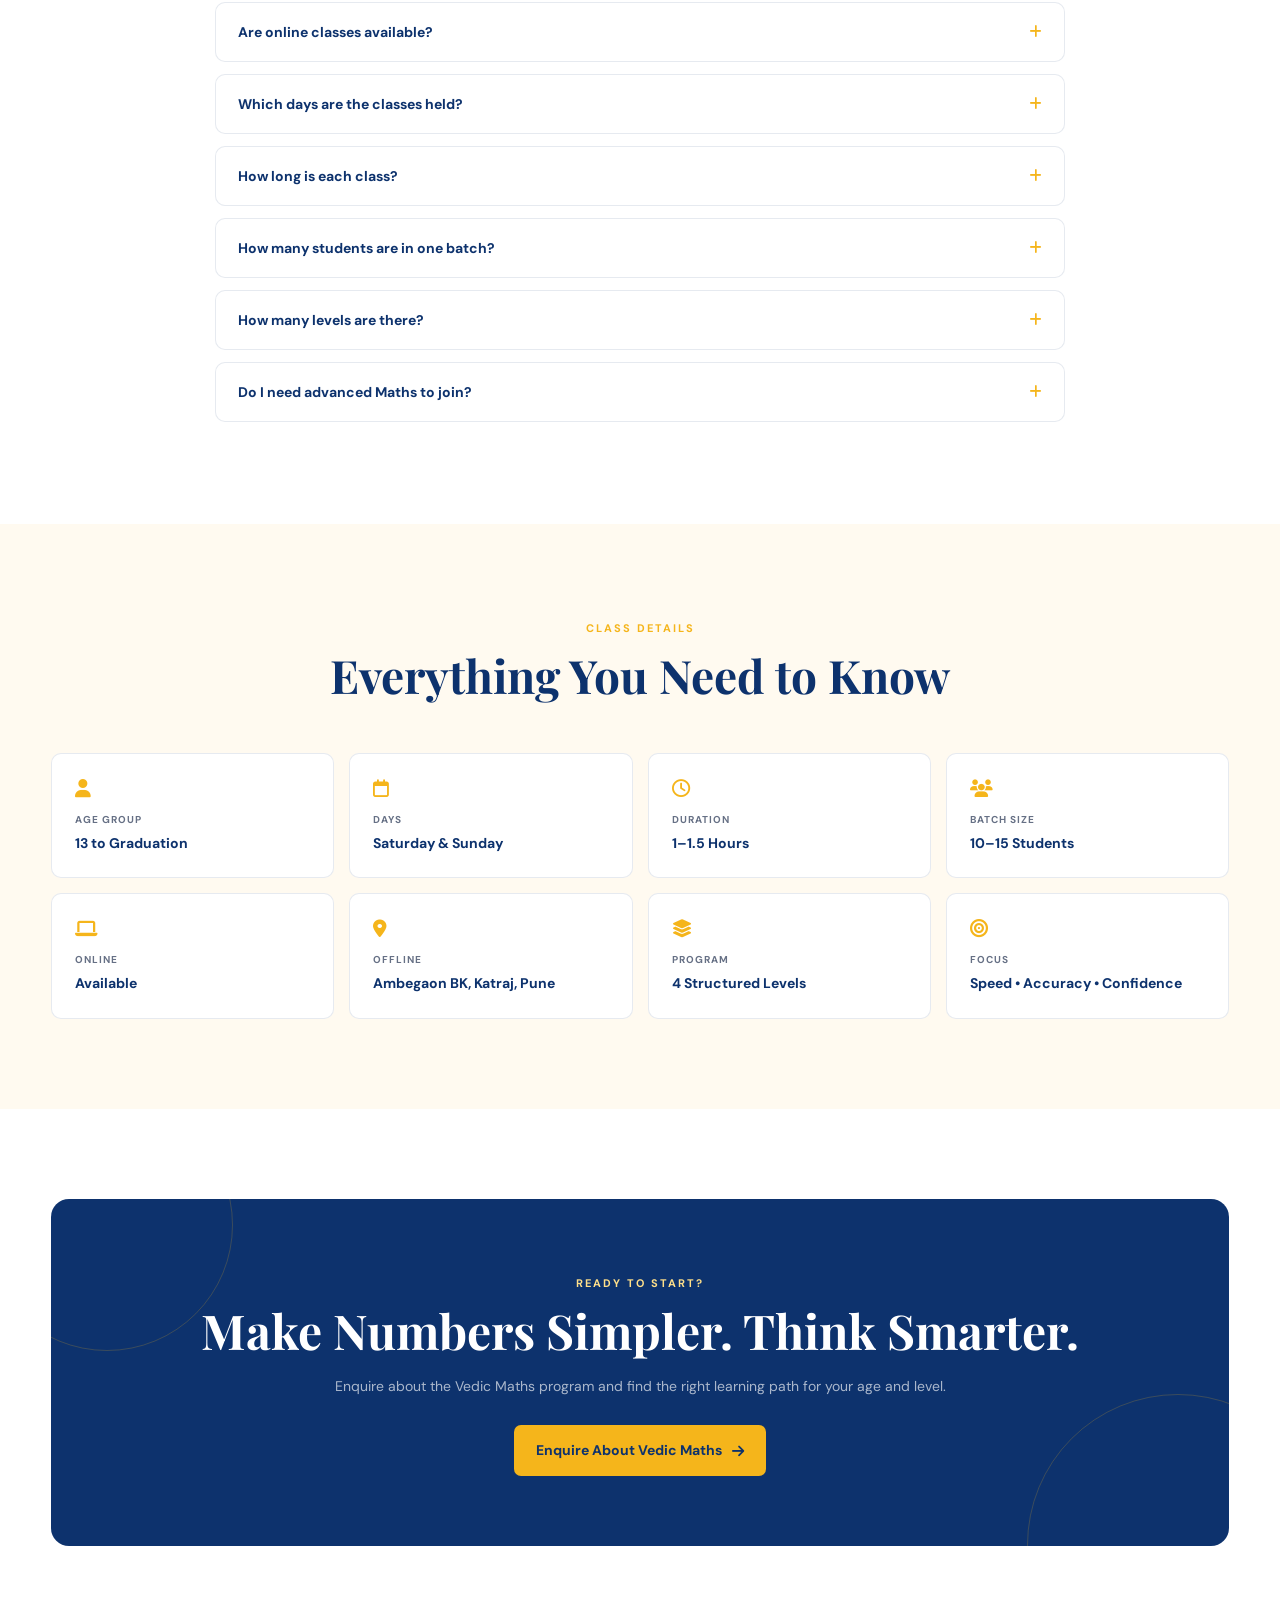
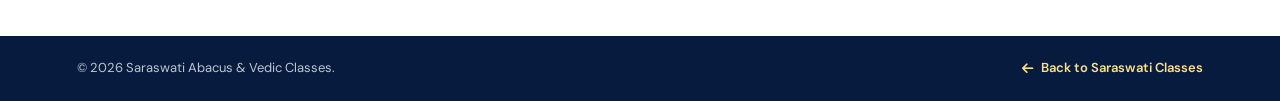
<file: vedic-maths.html>
<!DOCTYPE html>
<html lang="en">
<head>
    <meta charset="UTF-8">
    <meta name="viewport" content="width=device-width, initial-scale=1.0">

  <title>Vedic Maths Classes in Ambegaon BK, Pune | Saraswati Classes</title>
  <meta name="description" content="Join Vedic Maths classes at Saraswati Classes in Ambegaon BK, Katraj, Pune. Learn faster calculation methods, mental maths and practical techniques for students from age 13 to graduation.">
  
    <!-- Google Fonts -->
    <link rel="preconnect" href="https://fonts.googleapis.com">
    <link rel="preconnect" href="https://fonts.gstatic.com" crossorigin>
    <link href="https://fonts.googleapis.com/css2?family=DM+Sans:wght@400;500;600;700&family=Playfair+Display:wght@500;600;700&display=swap" rel="stylesheet">

    <!-- Font Awesome -->
    <link rel="stylesheet"
          href="https://cdnjs.cloudflare.com/ajax/libs/font-awesome/6.5.2/css/all.min.css">

    <style>

        /* =========================================================
           ROOT
        ========================================================= */

        :root {
    --navy: #0d326d;
    --navy-light: #17447f;
    --gold: #f5b51b;
    --gold-light: #ffe08a;
    --cream: #fffaf0;
    --white: #ffffff;
    --text: #18253a;
    --muted: #667085;
    --navy-dark: #082553;
--heading: "Playfair Display", serif;
    --border: rgba(13, 50, 109, 0.10);
    --shadow: 0 18px 50px rgba(13, 50, 109, 0.10);
}
        * {
            margin: 0;
            padding: 0;
            box-sizing: border-box;
        }

        html {
            scroll-behavior: smooth;
        }

        body {
            font-family: "DM Sans", sans-serif;
            color: var(--text);
            background: var(--white);
            line-height: 1.6;
        }

        a {
            text-decoration: none;
            color: inherit;
        }

        button {
            font-family: inherit;
        }

        .container {
            width: min(1180px, 92%);
            margin: auto;
        }


        /* =========================================================
           NAVBAR
        ========================================================= */

.navbar {
    position: sticky;
    width: 100%;
    top: 0;
    left: 0;
    z-index: 1000;

    background: rgba(255, 255, 255, 0.78);
    backdrop-filter: blur(18px);
    -webkit-backdrop-filter: blur(18px);

    border-bottom: 1px solid rgba(255, 255, 255, 0.6);
}

.nav-container {
    max-width: 1380px;
    height: 88px;
    margin: auto;
    padding: 0 40px;

    display: flex;
    align-items: center;
    justify-content: space-between;
}


/* BRAND */

.brand {
    display: flex;
    align-items: center;
    gap: 10px;
    text-decoration: none;
}

.brand-mark {
    position: relative;

    width: 56px;
    height: 56px;

    display: flex;
    align-items: center;
    justify-content: center;

    color: var(--navy);
}

.brand-mark span {
    font-family: var(--heading);
    font-size: 48px;
    font-weight: 700;
    line-height: 1;

    color: var(--navy);

    position: absolute;
    top: -3px;
}

.brand-mark i {
    position: absolute;

    font-size: 20px;

    color: var(--gold);

    bottom: 4px;
    right: 1px;
}

.brand-text h2 {
    color: var(--navy);

    font-size: 20px;
    letter-spacing: 2px;
    line-height: 1;

    font-weight: 800;
    margin: 0;
}

.brand-text span {
    display: block;

    color: var(--navy);

    font-size: 13px;
    letter-spacing: 4px;

    margin-top: 4px;
}

.brand-text small {
    display: block;

    color: #8b6b1e;

    font-size: 8px;
    letter-spacing: 2px;

    margin-top: 4px;
}


/* DESKTOP NAV */

.desktop-nav {
    display: flex;
    align-items: center;
    gap: 30px;
}

.desktop-nav > a:not(.nav-cta) {
    position: relative;

    font-size: 14px;
    font-weight: 600;

    color: #24436d;

    padding: 32px 0;

    transition: 0.3s ease;
}

.desktop-nav > a:not(.nav-cta):hover,
.desktop-nav > a.active {
    color: var(--navy);
}

.desktop-nav > a:not(.nav-cta)::after {
    content: "";

    position: absolute;

    bottom: 22px;
    left: 0;

    width: 0;
    height: 2px;

    background: var(--gold);

    transition: 0.3s ease;
}

.desktop-nav > a:not(.nav-cta):hover::after,
.desktop-nav > a.active::after {
    width: 100%;
}


/* NAV CTA */

.nav-cta {
    display: flex;
    align-items: center;
    gap: 10px;

    background: var(--gold);

    color: var(--navy-dark);

    padding: 14px 22px;

    border-radius: 50px;

    font-size: 14px;
    font-weight: 700;

    box-shadow: 0 8px 20px rgba(246, 181, 27, 0.25);

    transition: 0.3s ease;
}

.nav-cta:hover {
    transform: translateY(-2px);

    box-shadow: 0 12px 28px rgba(246, 181, 27, 0.35);
}


/* MOBILE BUTTON */

.menu-btn {
    display: none;

    border: none;
    background: transparent;

    font-size: 25px;
    color: var(--navy);

    cursor: pointer;
}


/* MOBILE NAV */

.mobile-nav {
    display: none;
}

.mobile-nav.open {
    display: flex;
}

        /* =========================================================
           HERO
        ========================================================= */

        .hero {
            background:
                radial-gradient(circle at 85% 20%, rgba(201, 164, 92, 0.13), transparent 30%),
                linear-gradient(135deg, var(--cream), #ffffff);
            padding: 90px 0 25px;
            overflow: hidden;
        }

        .hero-grid {
            display: grid;
            grid-template-columns: 1.05fr 0.95fr;
            gap: 70px;
            align-items: center;
        }

        .eyebrow {
            display: inline-flex;
            align-items: center;
            gap: 9px;

            font-size: 12px;
            font-weight: 700;
            letter-spacing: 2px;
            color: var(--gold);

            margin-bottom: 20px;
        }

        .eyebrow i {
            font-size: 11px;
        }

        .hero h1 {
            font-family: "Playfair Display", serif;
            font-size: clamp(48px, 6vw, 76px);
            line-height: 1.05;
            color: var(--navy);
            margin-bottom: 25px;
        }

        .hero h1 span {
            color: var(--gold);
        }

        .hero-description {
            max-width: 610px;
            color: var(--muted);
            font-size: 17px;
            line-height: 1.8;
            margin-bottom: 28px;
        }

      

        .hero-buttons {
            display: flex;
            flex-wrap: wrap;
            gap: 13px;
        }

        .btn {
            display: inline-flex;
            align-items: center;
            justify-content: center;
            gap: 10px;

            padding: 14px 22px;
            border-radius: 7px;

            font-size: 14px;
            font-weight: 700;

            transition: 0.3s ease;
        }

        .btn-primary {
            background: var(--navy);
            color: var(--white);
        }

        .btn-primary:hover {
            background: var(--gold);
            transform: translateY(-3px);
        }

        .btn-secondary {
            border: 1px solid var(--navy);
            color: var(--navy);
        }

        .btn-secondary:hover {
            background: var(--navy);
            color: var(--white);
        }


        /* HERO VISUAL */

        .hero-visual {
            min-height: 430px;
            position: relative;

            display: flex;
            align-items: center;
            justify-content: center;
        }

        .visual-circle {
            width: 330px;
            height: 330px;
            border-radius: 50%;

            display: flex;
            align-items: center;
            justify-content: center;

            background:
                radial-gradient(circle at center, #ffffff 0 38%, transparent 39%),
                conic-gradient(
                    from 20deg,
                    var(--gold),
                    #ffe08a,
                    var(--navy),
                    var(--gold)
                );

            box-shadow: 0 25px 70px rgba(16, 29, 53, 0.15);
            animation: float 5s ease-in-out infinite;
        }

        .visual-center {
            width: 210px;
            height: 210px;
            border-radius: 50%;
            background: var(--navy);

            display: flex;
            flex-direction: column;
            align-items: center;
            justify-content: center;

            color: var(--white);
            text-align: center;
        }

        .visual-center i {
            font-size: 48px;
            color: var(--gold-light);
            margin-bottom: 15px;
        }

        .visual-center strong {
            font-family: "Playfair Display", serif;
            font-size: 22px;
        }

        .visual-center small {
            font-size: 9px;
            letter-spacing: 2px;
            color: var(--gold-light);
            margin-top: 7px;
        }

        .floating-card {
            position: absolute;

            background: rgba(255, 255, 255, 0.96);
            border: 1px solid var(--border);
            box-shadow: var(--shadow);

            border-radius: 12px;
            padding: 15px;

            display: flex;
            align-items: center;
            gap: 12px;

            animation: floatCard 4s ease-in-out infinite;
        }

        .floating-card i {
            width: 40px;
            height: 40px;
            border-radius: 10px;

            display: flex;
            align-items: center;
            justify-content: center;

            background: var(--cream);
            color: var(--gold);
        }

        .floating-card div {
            display: flex;
            flex-direction: column;
        }

        .floating-card strong {
            font-size: 12px;
            color: var(--navy);
        }

        .floating-card small {
            font-size: 10px;
            color: var(--muted);
            margin-top: 2px;
        }

        .floating-one {
            top: 45px;
            left: 0;
        }

        .floating-two {
            right: -5px;
            bottom: 45px;
            animation-delay: 1s;
        }

        @keyframes float {
            0%, 100% {
                transform: translateY(0);
            }

            50% {
                transform: translateY(-10px);
            }
        }

        @keyframes floatCard {
            0%, 100% {
                transform: translateY(0);
            }

            50% {
                transform: translateY(-7px);
            }
        }


        /* =========================================================
           QUICK INFO
        ========================================================= */

        .quick-info {
            background: var(--navy);
            color: var(--white);
        }

        .quick-grid {
            display: grid;
            grid-template-columns: repeat(4, 1fr);
        }

        .quick-item {
            padding: 25px 18px;
            display: flex;
            align-items: center;
            gap: 14px;

            border-right: 1px solid rgba(255,255,255,0.10);
        }

        .quick-item:last-child {
            border-right: none;
        }

        .quick-item > i {
            font-size: 21px;
            color: var(--gold-light);
        }

        .quick-item div {
            display: flex;
            flex-direction: column;
        }

        .quick-item strong {
            font-size: 13px;
        }

        .quick-item span {
            color: rgba(255,255,255,0.62);
            font-size: 11px;
            margin-top: 2px;
        }


        /* =========================================================
           GENERAL SECTIONS
        ========================================================= */

        section:not(.hero):not(.quick-info) {
            padding: 90px 0;
        }

        .section-heading {
            max-width: 700px;
            margin: 0 auto 50px;
            text-align: center;
        }

        .section-label {
            display: inline-block;
            font-size: 11px;
            font-weight: 700;
            letter-spacing: 2px;
            color: var(--gold);
            margin-bottom: 10px;
        }

        .section-heading h2 {
            font-family: "Playfair Display", serif;
            font-size: clamp(30px, 4vw, 46px);
            line-height: 1.2;
            color: var(--navy);
            margin-bottom: 15px;
        }

        .section-heading p {
            color: var(--muted);
            font-size: 15px;
        }


        /* =========================================================
           ABOUT VEDIC
        ========================================================= */

        .about {
            background: var(--white);
        }

        .about-grid {
            display: grid;
            grid-template-columns: 0.7fr 1.3fr;
            gap: 70px;
        }

        .about-side {
            border-left: 3px solid var(--gold);
            padding-left: 25px;
            height: fit-content;
        }

        .about-side > span {
            font-size: 11px;
            font-weight: 700;
            letter-spacing: 2px;
            color: var(--gold);
        }

        .about-side h3 {
            font-family: "Playfair Display", serif;
            font-size: 38px;
            line-height: 1.2;
            color: var(--navy);
            margin-top: 15px;
        }

        .about-side em {
            color: var(--gold);
            font-style: normal;
        }

        .about-content h2 {
            font-family: "Playfair Display", serif;
            color: var(--navy);
            font-size: 38px;
            line-height: 1.2;
            margin-bottom: 25px;
        }

        .about-content h2 span {
            color: var(--gold);
        }

        .about-content > p {
            color: var(--muted);
            font-size: 15px;
            margin-bottom: 17px;
        }

        .about-content strong {
            color: var(--navy);
        }

        .about-points {
            display: grid;
            grid-template-columns: repeat(2, 1fr);
            gap: 14px;
            margin-top: 30px;
        }

        .about-point {
            padding: 18px;
            background: var(--cream);
            border-radius: 10px;
            border: 1px solid var(--border);

            display: grid;
            grid-template-columns: 35px 1fr;
            column-gap: 10px;
        }

        .about-point i {
            grid-row: span 2;
            color: var(--gold);
            font-size: 18px;
            padding-top: 3px;
        }

        .about-point strong {
            font-size: 13px;
        }

        .about-point small {
            color: var(--muted);
            font-size: 11px;
            line-height: 1.5;
        }


        /* =========================================================
           HIGHLIGHTS
        ========================================================= */

        .highlights {
            background: var(--cream);
        }

        .highlight-grid {
            display: grid;
            grid-template-columns: repeat(3, 1fr);
            gap: 20px;
        }

        .highlight-card {
            padding: 30px;
            background: var(--white);
            border: 1px solid var(--border);
            border-radius: 12px;

            transition: 0.35s ease;
        }

        .highlight-card:hover {
            transform: translateY(-7px);
            box-shadow: var(--shadow);
            border-color: rgba(201,164,92,0.45);
        }

        .highlight-icon {
            width: 48px;
            height: 48px;
            border-radius: 12px;

            display: flex;
            align-items: center;
            justify-content: center;

            background: var(--navy);
            color: var(--gold-light);
            margin-bottom: 20px;
        }

        .highlight-card h3 {
            color: var(--navy);
            font-family: "Playfair Display", serif;
            font-size: 21px;
            margin-bottom: 9px;
        }

        .highlight-card p {
            color: var(--muted);
            font-size: 13px;
        }


        /* =========================================================
           BENEFITS
        ========================================================= */

        .benefit-grid {
            display: grid;
            grid-template-columns: repeat(3, 1fr);
            gap: 20px;
        }

        .benefit-card {
            position: relative;
            padding: 30px;
            border: 1px solid var(--border);
            border-radius: 12px;
            background: var(--white);
            overflow: hidden;

            transition: 0.35s ease;
        }

        .benefit-card:hover {
            transform: translateY(-6px);
            box-shadow: var(--shadow);
        }

        .benefit-number {
            position: absolute;
            right: 20px;
            top: 15px;

            font-family: "Playfair Display", serif;
            font-size: 34px;
            color: rgba(16,29,53,0.06);
            font-weight: 700;
        }

        .benefit-card > i {
            font-size: 21px;
            color: var(--gold);
            margin-bottom: 18px;
        }

        .benefit-card h3 {
            font-family: "Playfair Display", serif;
            color: var(--navy);
            font-size: 21px;
            margin-bottom: 8px;
        }

        .benefit-card p {
            color: var(--muted);
            font-size: 13px;
        }


        /* =========================================================
           LEVELS
        ========================================================= */

        .levels {
            background: var(--navy);
        }

        .levels .section-heading h2 {
            color: var(--white);
        }

        .levels .section-heading p {
            color: rgba(255,255,255,0.65);
        }

        .level-grid {
            display: grid;
            grid-template-columns: repeat(4, 1fr);
            gap: 18px;
        }

        .level-card {
            position: relative;
            min-height: 250px;

            padding: 28px;
            border: 1px solid rgba(255,255,255,0.12);
            border-radius: 12px;

            background: rgba(255,255,255,0.04);

            transition: 0.35s ease;
        }

        .level-card:hover {
            background: rgba(255,255,255,0.08);
            transform: translateY(-6px);
        }

        .level-card > span {
            font-size: 10px;
            font-weight: 700;
            letter-spacing: 2px;
            color: var(--gold-light);
        }

        .level-card h3 {
            font-family: "Playfair Display", serif;
            color: var(--white);
            font-size: 25px;
            margin: 15px 0 12px;
        }

        .level-card p {
            color: rgba(255,255,255,0.63);
            font-size: 13px;
        }


        /* =========================================================
           SMALL BATCH
        ========================================================= */

        .batch-box {
            background: var(--cream);
            border: 1px solid var(--border);
            border-radius: 18px;
            padding: 55px;

            display: grid;
            grid-template-columns: 0.45fr 1.55fr;
            gap: 55px;
            align-items: center;
        }

        .batch-big {
            font-family: "Playfair Display", serif;
            font-size: 80px;
            line-height: 1;
            color: var(--navy);
            font-weight: 700;
        }

        .batch-big span {
            color: var(--gold);
        }

        .batch-title {
            font-family: "Playfair Display", serif;
            color: var(--navy);
            font-size: 36px;
            margin-bottom: 12px;
        }

        .batch-text {
            color: var(--muted);
            font-size: 14px;
            max-width: 650px;
        }

        .batch-points {
            display: grid;
            grid-template-columns: repeat(2, 1fr);
            gap: 12px;
            margin-top: 25px;
        }

        .batch-points div {
            display: flex;
            align-items: center;
            gap: 8px;

            color: var(--navy);
            font-size: 13px;
            font-weight: 600;
        }

        .batch-points i {
            color: var(--gold);
        }


        /* =========================================================
           APPLICATIONS
        ========================================================= */

        .applications {
    background: #f5f8fc;
}

        .application-grid {
            display: grid;
            grid-template-columns: repeat(3, 1fr);
            gap: 18px;
        }

        .application-card {
            padding: 25px;

            display: flex;
            gap: 16px;
            align-items: flex-start;

            background: var(--white);
            border: 1px solid var(--border);
            border-radius: 12px;

            transition: 0.3s ease;
        }

        .application-card:hover {
            transform: translateY(-5px);
            box-shadow: var(--shadow);
        }

        .application-card > i {
            flex-shrink: 0;
            width: 43px;
            height: 43px;

            border-radius: 10px;
            background: var(--navy);
            color: var(--gold-light);

            display: flex;
            align-items: center;
            justify-content: center;
        }

        .application-card h3 {
            color: var(--navy);
            font-family: "Playfair Display", serif;
            font-size: 19px;
            margin-bottom: 5px;
        }

        .application-card p {
            color: var(--muted);
            font-size: 12px;
        }


        /* =========================================================
           APPROACH
        ========================================================= */

        .approach-grid {
            display: grid;
            grid-template-columns: repeat(4, 1fr);
            gap: 18px;
        }

        .approach-card {
            padding: 28px;
            border-top: 3px solid var(--gold);
            background: var(--cream);
        }

        .approach-number {
            font-family: "Playfair Display", serif;
            color: var(--gold);
            font-size: 30px;
            font-weight: 700;
        }

        .approach-card h3 {
            font-family: "Playfair Display", serif;
            color: var(--navy);
            font-size: 21px;
            margin: 8px 0;
        }

        .approach-card p {
            color: var(--muted);
            font-size: 13px;
        }


        /* =========================================================
           WHO CAN JOIN
        ========================================================= */

        .join-section {
            background: var(--cream);
        }

        .join-grid {
            display: grid;
            grid-template-columns: repeat(3, 1fr);
            gap: 20px;
        }

        .join-card {
            text-align: center;
            padding: 35px 25px;
            background: var(--white);
            border: 1px solid var(--border);
            border-radius: 12px;

            transition: 0.3s ease;
        }

        .join-card:hover {
            transform: translateY(-6px);
            box-shadow: var(--shadow);
        }

        .join-card > i {
            font-size: 28px;
            color: var(--gold);
            margin-bottom: 17px;
        }

        .join-card h3 {
            font-family: "Playfair Display", serif;
            color: var(--navy);
            font-size: 22px;
            margin-bottom: 8px;
        }

        .join-card p {
            color: var(--muted);
            font-size: 13px;
        }



        /* =========================================================
           FAQ
        ========================================================= */

        .faq-list {
            max-width: 850px;
            margin: auto;
        }

        .faq-item {
            border: 1px solid var(--border);
            border-radius: 10px;
            margin-bottom: 12px;
            overflow: hidden;
            background: var(--white);
        }

        .faq-question {
            width: 100%;
            border: 0;
            background: transparent;

            padding: 20px 22px;

            display: flex;
            align-items: center;
            justify-content: space-between;

            text-align: left;

            font-size: 14px;
            font-weight: 700;
            color: var(--navy);

            cursor: pointer;
        }

        .faq-question i {
            color: var(--gold);
            transition: 0.3s ease;
        }

        .faq-answer {
            max-height: 0;
            overflow: hidden;
            transition: max-height 0.35s ease;
        }

        .faq-answer p {
            padding: 0 22px 20px;
            color: var(--muted);
            font-size: 13px;
        }

        .faq-item.open .faq-answer {
            max-height: 150px;
        }

        .faq-item.open .faq-question i {
            transform: rotate(45deg);
        }


        /* =========================================================
           DETAILS
        ========================================================= */

        .details {
            background: var(--cream);
        }

        .details-grid {
            display: grid;
            grid-template-columns: repeat(4, 1fr);
            gap: 15px;
        }

        .detail-card {
            background: var(--white);
            border: 1px solid var(--border);
            border-radius: 10px;
            padding: 23px;
        }

        .detail-card > i {
            color: var(--gold);
            font-size: 18px;
            margin-bottom: 14px;
        }

        .detail-card span {
            display: block;
            font-size: 10px;
            font-weight: 700;
            color: var(--muted);
            letter-spacing: 1px;
            text-transform: uppercase;
            margin-bottom: 4px;
        }

        .detail-card strong {
            display: block;
            color: var(--navy);
            font-size: 14px;
        }


        /* =========================================================
           FINAL CTA
        ========================================================= */

        .final-cta {
            background: var(--white);
        }

        .cta-box {
            position: relative;
            overflow: hidden;

            background: var(--navy);
            border-radius: 18px;

            padding: 70px 30px;
            text-align: center;

            color: var(--white);
        }

        .cta-box::before {
            content: "";
            position: absolute;
            width: 250px;
            height: 250px;
            border-radius: 50%;

            border: 1px solid rgba(245,181,27,0.20);

            top: -100px;
            left: -70px;
        }

        .cta-box::after {
            content: "";
            position: absolute;
            width: 300px;
            height: 300px;
            border-radius: 50%;

border: 1px solid rgba(245,181,27,0.20);
            right: -100px;
            bottom: -150px;
        }

        .cta-box > * {
            position: relative;
            z-index: 2;
        }

        .cta-box .section-label {
            color: var(--gold-light);
        }

        .cta-box h2 {
            font-family: "Playfair Display", serif;
            font-size: clamp(32px, 5vw, 48px);
            line-height: 1.2;
            margin-bottom: 15px;
        }

        .cta-box p {
            max-width: 620px;
            margin: auto auto 28px;
            color: rgba(255,255,255,0.65);
            font-size: 14px;
        }

        .cta-box .btn {
            background: var(--gold);
            color: var(--navy);
        }

        .cta-box .btn:hover {
            background: var(--white);
            transform: translateY(-3px);
        }


    

        /* =========================================================
           RESPONSIVE
        ========================================================= */

        @media (max-width: 1050px) {

            .desktop-nav {
                gap: 16px;
            }

            .desktop-nav > a {
                font-size: 12px;
            }

            .hero-grid {
                gap: 35px;
            }

            
        }


        @media (max-width: 850px) {

            .desktop-nav {
                display: none;
            }

            .menu-btn {
                display: block;
            }

            .mobile-nav {
                display: none;
                width: min(1180px, 92%);
                margin: auto;
                padding: 10px 0 20px;
            }

            .mobile-nav.open {
                display: flex;
                flex-direction: column;
            }

            .mobile-nav a {
                padding: 13px 5px;
                border-bottom: 1px solid var(--border);
                color: var(--navy);
                font-size: 14px;
                font-weight: 600;
            }

            .mobile-nav a:hover {
                color: var(--gold);
            }

            .mobile-nav .mobile-cta {
                margin-top: 12px;
                border: 0;
                padding: 13px 16px;
                background: var(--navy);
                color: var(--white);
                border-radius: 7px;
                display: flex;
                align-items: center;
                justify-content: center;
                gap: 8px;
            }

            .hero-grid {
                grid-template-columns: 1fr;
            }

            .hero-content {
                text-align: center;
            }

            .hero-description {
                margin-left: auto;
                margin-right: auto;
            }

            .hero-buttons {
                justify-content: center;
            }

            .hero-visual {
                min-height: 390px;
            }

            .quick-grid {
                grid-template-columns: repeat(2, 1fr);
            }

            .quick-item:nth-child(2) {
                border-right: none;
            }

            .about-grid {
                grid-template-columns: 1fr;
                gap: 40px;
            }

            .highlight-grid,
            .benefit-grid,
            .application-grid {
                grid-template-columns: repeat(2, 1fr);
            }

            .level-grid,
            .approach-grid,
            
            .details-grid {
                grid-template-columns: repeat(2, 1fr);
            }

            .join-grid {
                grid-template-columns: 1fr;
                max-width: 550px;
                margin: auto;
            }

            .batch-box {
                grid-template-columns: 1fr;
                gap: 30px;
                text-align: center;
            }

            .batch-text {
                margin: auto;
            }

            .batch-points {
                text-align: left;
            }
        }


        @media (max-width: 600px) {

            .nav-container {
                min-height: 72px;
            }

            .brand-mark {
                width: 43px;
                height: 43px;
            }

            .brand-mark span {
                font-size: 25px;
            }

            .brand-text h2 {
                font-size: 15px;
            }

            .brand-text span {
                font-size: 8px;
            }

            .brand-text small {
                font-size: 7px;
            }

            .hero {
                padding: 65px 0;
            }

            .hero h1 {
                font-size: 45px;
            }

            .hero-description {
                font-size: 15px;
            }

            .visual-circle {
                width: 270px;
                height: 270px;
            }

            .visual-center {
                width: 175px;
                height: 175px;
            }

            .visual-center i {
                font-size: 38px;
            }

            .floating-card {
                padding: 11px;
            }

            .floating-card strong {
                font-size: 10px;
            }

            .floating-card small {
                font-size: 8px;
            }

            .floating-one {
                left: -5px;
                top: 20px;
            }

            .floating-two {
                right: -5px;
                bottom: 25px;
            }

            .quick-grid {
                grid-template-columns: 1fr;
            }

            .quick-item,
            .quick-item:nth-child(2) {
                border-right: none;
                border-bottom: 1px solid rgba(255,255,255,0.10);
            }

            .quick-item:last-child {
                border-bottom: none;
            }

            section:not(.hero):not(.quick-info) {
                padding: 65px 0;
            }

            .section-heading {
                margin-bottom: 35px;
            }

            .section-heading h2 {
                font-size: 32px;
            }

            .about-side h3 {
                font-size: 32px;
            }

            .about-content h2 {
                font-size: 30px;
            }

            .about-points {
                grid-template-columns: 1fr;
            }

            .highlight-grid,
            .benefit-grid,
            .application-grid,
            .level-grid,
            .approach-grid,
            .details-grid {
                grid-template-columns: 1fr;
            }

            .batch-box {
                padding: 35px 25px;
            }

            .batch-big {
                font-size: 65px;
            }

            .batch-title {
                font-size: 30px;
            }

            .batch-points {
                grid-template-columns: 1fr;
            }


        }
        .simple-footer {
    background: #061b3e;
    color: rgba(255, 255, 255, 0.75);
    padding: 22px 6%;
    display: flex;
    align-items: center;
    justify-content: space-between;
    gap: 20px;
}

.simple-footer p {
    margin: 0;
    font-size: 13px;
}

.back-home {
    display: inline-flex;
    align-items: center;
    gap: 8px;
    color: #ffe08a;
    text-decoration: none;
    font-size: 13px;
    font-weight: 600;
    transition: 0.3s ease;
}

.back-home:hover {
    color: var(--gold);
    transform: translateX(-3px);
}

@media (max-width: 600px) {
    .simple-footer {
        padding: 20px;
        flex-direction: column;
        text-align: center;
    }
}

    </style>
</head>

<body>


    <!-- =========================================================
         NAVBAR
    ========================================================= -->

    <header class="navbar">

        <div class="nav-container">

            <a href="index.html#home" class="brand">

    <div class="brand-mark">
        <span>S</span>
        <i class="fa-solid fa-book-open"></i>
    </div>

    <div class="brand-text">
        <h2>SARASWATI</h2>
        <span>CLASSES</span>
        <small>Learn • Grow • Excel</small>
    </div>

</a>


            <nav class="desktop-nav">

                <a href="index.html#home">
                    Home
                </a>

                <a href="index.html#about">
                    About
                </a>

                <a href="index.html#programs" class="active">
                    Programs
                </a>

                <a href="index.html#faculty">
                    Faculty
                </a>

                <a href="#growth">Skills & Growth</a>

                <a href="index.html#gallery">
                    Gallery
                </a>

                <a href="index.html#contact">
                    Contact
                </a>

                <a href="index.html#contact" class="nav-cta">
                    Enquire Now
                    <i class="fa-solid fa-arrow-right"></i>
                </a>

            </nav>


            <button
                class="menu-btn"
                id="menuBtn"
                aria-label="Open menu">

                <i class="fa-solid fa-bars"></i>

            </button>

        </div>


        <div class="mobile-nav" id="mobileNav">

            <a href="index.html#home">
                Home
            </a>

            <a href="index.html#about">
                About
            </a>

            <a href="index.html#programs">
                Programs
            </a>

            <a href="index.html#faculty">
                Faculty
            </a>

            <a href="#growth">Skills & Growth</a>

            <a href="index.html#gallery">
                Gallery
            </a>

            <a href="index.html#contact">
                Contact
            </a>

            <a
                href="index.html#contact"
                class="mobile-cta">

                Enquire Now
                <i class="fa-solid fa-arrow-right"></i>

            </a>

        </div>

    </header>



    <!-- =========================================================
         HERO
    ========================================================= -->

    <section class="hero">

        <div class="container hero-grid">

            <div>

                <div class="eyebrow">
                    <i class="fa-solid fa-star"></i>
                    VEDIC MATHS PROGRAM
                </div>

                <h1>
                    Think Smart.
                    <br>
                    <span>Calculate Faster.</span>
                </h1>

                <p class="hero-description">

                    Learn smart mathematical techniques that help
                    develop faster calculations, stronger mental maths
                    skills, accuracy and confidence.

                </p>




                <div class="hero-buttons">

                    <a
                        href="index.html#contact"
                        class="btn btn-primary">

                        Enquire Now
                        <i class="fa-solid fa-arrow-right"></i>

                    </a>

                    <a
                        href="#about-vedic"
                        class="btn btn-secondary">

                        Explore Program

                    </a>

                </div>

            </div>



            <div class="hero-visual">

                <div class="visual-circle">

                    <div class="visual-center">

                        <i class="fa-solid fa-brain"></i>

                        <strong>
                            Vedic Maths
                        </strong>

                        <small>
                            SMART • SIMPLE • EFFECTIVE
                        </small>

                    </div>

                </div>


                <div class="floating-card floating-one">

                    <i class="fa-solid fa-bolt"></i>

                    <div>

                        <strong>
                            Faster Calculations
                        </strong>

                        <small>
                            Smart calculation methods
                        </small>

                    </div>

                </div>


                <div class="floating-card floating-two">

                    <i class="fa-solid fa-bullseye"></i>

                    <div>

                        <strong>
                            Speed & Accuracy
                        </strong>

                        <small>
                            Build mathematical confidence
                        </small>

                    </div>

                </div>

            </div>

        </div>

    </section>



    <!-- =========================================================
         QUICK INFO
    ========================================================= -->

    <section class="quick-info">

        <div class="container">

            <div class="quick-grid">

                <div class="quick-item">

                    <i class="fa-solid fa-user-graduate"></i>

                    <div>

                        <strong>
                            Age 13+
                        </strong>

                        <span>
                            Up to Graduation
                        </span>

                    </div>

                </div>


                <div class="quick-item">

                    <i class="fa-regular fa-calendar"></i>

                    <div>

                        <strong>
                            Sat & Sun
                        </strong>

                        <span>
                            Weekend Classes
                        </span>

                    </div>

                </div>


                <div class="quick-item">

                    <i class="fa-solid fa-users"></i>

                    <div>

                        <strong>
                            10–15 Students
                        </strong>

                        <span>
                            Small Batches
                        </span>

                    </div>

                </div>


                <div class="quick-item">

                    <i class="fa-solid fa-laptop"></i>

                    <div>

                        <strong>
                            Online + Offline
                        </strong>

                        <span>
                            Flexible Learning
                        </span>

                    </div>

                </div>

            </div>

        </div>

    </section>



    <!-- =========================================================
         ABOUT VEDIC MATHS
    ========================================================= -->

    <section class="about" id="about-vedic">

        <div class="container about-grid">

            <div class="about-side">

                <span>
                    UNDERSTAND THE PROGRAM
                </span>

                <h3>
                    Learn Maths.
                    <br>
                    <em>Think Smarter.</em>
                </h3>

            </div>


            <div class="about-content">

                <h2>
                    What is Vedic Maths?
                    <br>
                    <span>
                        A Smarter Way to Approach Calculations.
                    </span>
                </h2>


                <p>

                    Vedic Maths is a collection of mathematical
                    techniques and approaches that can make many
                    calculations simpler, quicker and easier to
                    work through.

                </p>


                <p>

                    At Saraswati Classes, the program focuses on
                    developing <strong>calculation speed, accuracy,
                    mental maths, problem-solving and confidence</strong>
                    through structured learning and regular practice.

                </p>


                <p>

                    The program is designed progressively so students
                    can build their skills step by step instead of
                    trying to learn everything at once.

                </p>


                <div class="about-points">

                    <div class="about-point">

                        <i class="fa-solid fa-lightbulb"></i>

                        <strong>
                            Smart Techniques
                        </strong>

                        <small>
                            Explore alternative ways to approach calculations.
                        </small>

                    </div>


                    <div class="about-point">

                        <i class="fa-solid fa-brain"></i>

                        <strong>
                            Mental Maths
                        </strong>

                        <small>
                            Strengthen mental calculation and mathematical thinking.
                        </small>

                    </div>


                    <div class="about-point">

                        <i class="fa-solid fa-stopwatch"></i>

                        <strong>
                            Calculation Speed
                        </strong>

                        <small>
                            Practise methods that support quicker calculations.
                        </small>

                    </div>


                    <div class="about-point">

                        <i class="fa-solid fa-bullseye"></i>

                        <strong>
                            Accuracy
                        </strong>

                        <small>
                            Build careful and confident calculation habits.
                        </small>

                    </div>

                </div>

            </div>

        </div>

    </section>



    <!-- =========================================================
         COURSE HIGHLIGHTS
    ========================================================= -->

    <section class="highlights">

        <div class="container">

            <div class="section-heading">

                <span class="section-label">
                    COURSE HIGHLIGHTS
                </span>

                <h2>
                    What Students Can Expect
                </h2>

                <p>
                    A structured learning experience focused on useful
                    mathematical skills and consistent practice.
                </p>

            </div>


            <div class="highlight-grid">

                <div class="highlight-card">

                    <div class="highlight-icon">
                        <i class="fa-solid fa-layer-group"></i>
                    </div>

                    <h3>
                        Structured 4 Levels
                    </h3>

                    <p>
                        Progress through a four-level learning journey
                        from foundation to mastery.
                    </p>

                </div>


                <div class="highlight-card">

                    <div class="highlight-icon">
                        <i class="fa-solid fa-calculator"></i>
                    </div>

                    <h3>
                        Smart Calculations
                    </h3>

                    <p>
                        Learn alternative calculation approaches and
                        techniques in a progressive manner.
                    </p>

                </div>


                <div class="highlight-card">

                    <div class="highlight-icon">
                        <i class="fa-solid fa-stopwatch"></i>
                    </div>

                    <h3>
                        Speed Development
                    </h3>

                    <p>
                        Regular practice helps students work towards
                        quicker and more confident calculations.
                    </p>

                </div>


                <div class="highlight-card">

                    <div class="highlight-icon">
                        <i class="fa-solid fa-bullseye"></i>
                    </div>

                    <h3>
                        Accuracy Focus
                    </h3>

                    <p>
                        Practice is designed to develop careful and
                        accurate mathematical thinking.
                    </p>

                </div>


                <div class="highlight-card">

                    <div class="highlight-icon">
                        <i class="fa-solid fa-pen"></i>
                    </div>

                    <h3>
                        Regular Practice
                    </h3>

                    <p>
                        Consistent problem-solving helps students
                        strengthen concepts and techniques.
                    </p>

                </div>


                <div class="highlight-card">

                    <div class="highlight-icon">
                        <i class="fa-solid fa-display"></i>
                    </div>

                    <h3>
                        Online + Offline
                    </h3>

                    <p>
                        Vedic Maths classes are available both online
                        and offline for flexible learning.
                    </p>

                </div>

            </div>

        </div>

    </section>



    <!-- =========================================================
         BENEFITS
    ========================================================= -->

    <section>

        <div class="container">

            <div class="section-heading">

                <span class="section-label">
                    KEY BENEFITS
                </span>

                <h2>
                    Skills That Go Beyond Calculation
                </h2>

                <p>
                    The program focuses on mathematical skills that
                    students can continue developing through regular practice.
                </p>

            </div>


            <div class="benefit-grid">

                <div class="benefit-card">

                    <span class="benefit-number">
                        01
                    </span>

                    <i class="fa-solid fa-bolt"></i>

                    <h3>
                        Calculation Speed
                    </h3>

                    <p>
                        Develop quicker approaches to calculations
                        through smart mathematical techniques.
                    </p>

                </div>


                <div class="benefit-card">

                    <span class="benefit-number">
                        02
                    </span>

                    <i class="fa-solid fa-brain"></i>

                    <h3>
                        Mental Maths
                    </h3>

                    <p>
                        Practise working with numbers mentally and
                        strengthen mathematical thinking.
                    </p>

                </div>


                <div class="benefit-card">

                    <span class="benefit-number">
                        03
                    </span>

                    <i class="fa-solid fa-wand-magic-sparkles"></i>

                    <h3>
                        Smart Methods
                    </h3>

                    <p>
                        Explore different ways of approaching calculations
                        instead of relying on one method.
                    </p>

                </div>


                <div class="benefit-card">

                    <span class="benefit-number">
                        04
                    </span>

                    <i class="fa-solid fa-bullseye"></i>

                    <h3>
                        Accuracy
                    </h3>

                    <p>
                        Build accuracy through understanding, practice
                        and repeated problem-solving.
                    </p>

                </div>


                <div class="benefit-card">

                    <span class="benefit-number">
                        05
                    </span>

                    <i class="fa-solid fa-puzzle-piece"></i>

                    <h3>
                        Problem Solving
                    </h3>

                    <p>
                        Develop flexible mathematical thinking while
                        working through different types of problems.
                    </p>

                </div>


                <div class="benefit-card">

                    <span class="benefit-number">
                        06
                    </span>

                    <i class="fa-solid fa-arrow-up-right-dots"></i>

                    <h3>
                        Confidence
                    </h3>

                    <p>
                        Regular practice can help students become more
                        comfortable and confident with numbers.
                    </p>

                </div>

            </div>

        </div>

    </section>



    <!-- =========================================================
         4 LEVELS
    ========================================================= -->

    <section class="levels">

        <div class="container">

            <div class="section-heading">

                <span class="section-label">
                    4-LEVEL PROGRAM
                </span>

                <h2>
                    Progress Step by Step
                </h2>

                <p>
                    A progressive structure that allows students to
                    develop their skills from basic techniques towards
                    advanced practice.
                </p>

            </div>


            <div class="level-grid">

                <div class="level-card">

                    <span>
                        LEVEL 01
                    </span>

                    <h3>
                        Foundation
                    </h3>

                    <p>
                        Build familiarity with numbers, basic techniques
                        and mental calculation approaches.
                    </p>

                </div>


                <div class="level-card">

                    <span>
                        LEVEL 02
                    </span>

                    <h3>
                        Development
                    </h3>

                    <p>
                        Strengthen calculation techniques through guided
                        practice and problem-solving.
                    </p>

                </div>


                <div class="level-card">

                    <span>
                        LEVEL 03
                    </span>

                    <h3>
                        Advanced
                    </h3>

                    <p>
                        Work with more challenging calculations and
                        develop greater speed and flexibility.
                    </p>

                </div>


                <div class="level-card">

                    <span>
                        LEVEL 04
                    </span>

                    <h3>
                        Mastery
                    </h3>

                    <p>
                        Apply learned techniques with greater confidence,
                        accuracy and independent problem-solving.
                    </p>

                </div>

            </div>

        </div>

    </section>



    <!-- =========================================================
         SMALL BATCH
    ========================================================= -->

    <section>

        <div class="container">

            <div class="batch-box">

                <div>

                    <div class="batch-big">
                        10<span>–</span>15
                    </div>

                    <span class="section-label">
                        MAXIMUM STUDENTS
                    </span>

                </div>


                <div>

                    <h2 class="batch-title">
                        Small Batches. Focused Learning.
                    </h2>

                    <p class="batch-text">

                        We keep Vedic Maths batches limited to a maximum
                        of 10–15 students so learners can practise comfortably,
                        ask questions and receive focused guidance.

                    </p>


                    <div class="batch-points">

                        <div>
                            <i class="fa-solid fa-check"></i>
                            Focused Guidance
                        </div>

                        <div>
                            <i class="fa-solid fa-check"></i>
                            Doubt Support
                        </div>

                        <div>
                            <i class="fa-solid fa-check"></i>
                            Regular Practice
                        </div>

                        <div>
                            <i class="fa-solid fa-check"></i>
                            Small Group Learning
                        </div>

                    </div>

                </div>

            </div>

        </div>

    </section>



    <!-- =========================================================
         APPLICATIONS
    ========================================================= -->

    <section class="applications">

        <div class="container">

            <div class="section-heading">

                <span class="section-label">
                    WHERE THESE SKILLS HELP
                </span>

                <h2>
                    Useful Beyond the Classroom
                </h2>

                <p>
                    Faster and more confident mathematical thinking can
                    be useful across different study and everyday situations.
                </p>

            </div>


            <div class="application-grid">

                <div class="application-card">

                    <i class="fa-solid fa-file-pen"></i>

                    <div>

                        <h3>
                            Competitive Exams
                        </h3>

                        <p>
                            Calculation skills can support time management
                            when solving numerical questions.
                        </p>

                    </div>

                </div>


                <div class="application-card">

                    <i class="fa-solid fa-building-columns"></i>

                    <div>

                        <h3>
                            Finance & Banking
                        </h3>

                        <p>
                            Number confidence can be useful when working
                            with calculations and quantitative tasks.
                        </p>

                    </div>

                </div>


                <div class="application-card">

                    <i class="fa-solid fa-gears"></i>

                    <div>

                        <h3>
                            Engineering
                        </h3>

                        <p>
                            Strong mathematical thinking can support
                            quantitative academic work.
                        </p>

                    </div>

                </div>


                <div class="application-card">

                    <i class="fa-solid fa-chart-line"></i>

                    <div>

                        <h3>
                            Business
                        </h3>

                        <p>
                            Mental calculation skills can be useful
                            for everyday numerical decision-making.
                        </p>

                    </div>

                </div>


                <div class="application-card">

                    <i class="fa-solid fa-graduation-cap"></i>

                    <div>

                        <h3>
                            Higher Education
                        </h3>

                        <p>
                            A stronger numerical foundation can support
                            continued mathematical learning.
                        </p>

                    </div>

                </div>


                <div class="application-card">

                    <i class="fa-solid fa-chalkboard-user"></i>

                    <div>

                        <h3>
                            Teaching & Learning
                        </h3>

                        <p>
                            Smart calculation approaches can become useful
                            tools for explaining and practising maths.
                        </p>

                    </div>

                </div>

            </div>

        </div>

    </section>



    <!-- =========================================================
         LEARNING APPROACH
    ========================================================= -->

    <section>

        <div class="container">

            <div class="section-heading">

                <span class="section-label">
                    OUR LEARNING APPROACH
                </span>

                <h2>
                    Understand. Practise. Apply. Improve.
                </h2>

                <p>
                    Each step helps students build a stronger understanding
                    and become more comfortable with mathematical techniques.
                </p>

            </div>


            <div class="approach-grid">

                <div class="approach-card">

                    <div class="approach-number">
                        01
                    </div>

                    <h3>
                        Understand
                    </h3>

                    <p>
                        Learn the concept and understand how
                        the technique works.
                    </p>

                </div>


                <div class="approach-card">

                    <div class="approach-number">
                        02
                    </div>

                    <h3>
                        Practise
                    </h3>

                    <p>
                        Work through examples and practise
                        the technique regularly.
                    </p>

                </div>


                <div class="approach-card">

                    <div class="approach-number">
                        03
                    </div>

                    <h3>
                        Apply
                    </h3>

                    <p>
                        Use the technique across different
                        calculation problems.
                    </p>

                </div>


                <div class="approach-card">

                    <div class="approach-number">
                        04
                    </div>

                    <h3>
                        Improve
                    </h3>

                    <p>
                        Build speed, accuracy and confidence
                        through continued practice.
                    </p>

                </div>

            </div>

        </div>

    </section>



    <!-- =========================================================
         WHO CAN JOIN
    ========================================================= -->

    <section class="join-section">

        <div class="container">

            <div class="section-heading">

                <span class="section-label">
                    WHO CAN JOIN?
                </span>

                <h2>
                    Designed for Growing Learners
                </h2>

                <p>
                    The program is open to students from age 13 through graduation.
                </p>

            </div>


            <div class="join-grid">

                <div class="join-card">

                    <i class="fa-solid fa-user-graduate"></i>

                    <h3>
                        Age 13–15
                    </h3>

                    <p>
                        Students can begin building strong calculation habits
                        and explore smart mathematical techniques.
                    </p>

                </div>


                <div class="join-card">

                    <i class="fa-solid fa-school"></i>

                    <h3>
                        Age 16–18
                    </h3>

                    <p>
                        Useful for students who want to strengthen mental
                        maths, speed and confidence.
                    </p>

                </div>


                <div class="join-card">

                    <i class="fa-solid fa-graduation-cap"></i>

                    <h3>
                        Graduation
                    </h3>

                    <p>
                        Continue developing calculation skills alongside
                        higher education and quantitative learning.
                    </p>

                </div>

            </div>

        </div>

    </section>




    <!-- =========================================================
         FAQ
    ========================================================= -->

    <section>

        <div class="container">

            <div class="section-heading">

                <span class="section-label">
                    FAQ
                </span>

                <h2>
                    Frequently Asked Questions
                </h2>

                <p>
                    Quick answers to common questions about our Vedic Maths program.
                </p>

            </div>


            <div class="faq-list">


                <div class="faq-item">

                    <button class="faq-question">

                        Who can join Vedic Maths?

                        <i class="fa-solid fa-plus"></i>

                    </button>

                    <div class="faq-answer">

                        <p>
                            Vedic Maths classes are available for students
                            from age 13 to graduation.
                        </p>

                    </div>

                </div>



                <div class="faq-item">

                    <button class="faq-question">

                        Are online classes available?

                        <i class="fa-solid fa-plus"></i>

                    </button>

                    <div class="faq-answer">

                        <p>
                            Yes. Vedic Maths classes are available both
                            online and offline.
                        </p>

                    </div>

                </div>



                <div class="faq-item">

                    <button class="faq-question">

                        Which days are the classes held?

                        <i class="fa-solid fa-plus"></i>

                    </button>

                    <div class="faq-answer">

                        <p>
                            Vedic Maths classes are held on Saturday and Sunday.
                        </p>

                    </div>

                </div>



                <div class="faq-item">

                    <button class="faq-question">

                        How long is each class?

                        <i class="fa-solid fa-plus"></i>

                    </button>

                    <div class="faq-answer">

                        <p>
                            Each Vedic Maths session is approximately 1–1.5 hours.
                        </p>

                    </div>

                </div>



                <div class="faq-item">

                    <button class="faq-question">

                        How many students are in one batch?

                        <i class="fa-solid fa-plus"></i>

                    </button>

                    <div class="faq-answer">

                        <p>
                            Each batch is limited to a maximum of 10–15 students
                            for focused learning.
                        </p>

                    </div>

                </div>



                <div class="faq-item">

                    <button class="faq-question">

                        How many levels are there?

                        <i class="fa-solid fa-plus"></i>

                    </button>

                    <div class="faq-answer">

                        <p>
                            The program is structured into four progressive levels:
                            Foundation, Development, Advanced and Mastery.
                        </p>

                    </div>

                </div>



                <div class="faq-item">

                    <button class="faq-question">

                        Do I need advanced Maths to join?

                        <i class="fa-solid fa-plus"></i>

                    </button>

                    <div class="faq-answer">

                        <p>
                            The program is progressive, so students can build
                            their skills step by step from the appropriate level.
                        </p>

                    </div>

                </div>


            </div>

        </div>

    </section>



    <!-- =========================================================
         CLASS DETAILS
    ========================================================= -->

    <section class="details">

        <div class="container">

            <div class="section-heading">

                <span class="section-label">
                    CLASS DETAILS
                </span>

                <h2>
                    Everything You Need to Know
                </h2>

            </div>


            <div class="details-grid">


                <div class="detail-card">

                    <i class="fa-solid fa-user"></i>

                    <span>
                        Age Group
                    </span>

                    <strong>
                        13 to Graduation
                    </strong>

                </div>


                <div class="detail-card">

                    <i class="fa-regular fa-calendar"></i>

                    <span>
                        Days
                    </span>

                    <strong>
                        Saturday & Sunday
                    </strong>

                </div>


                <div class="detail-card">

                    <i class="fa-regular fa-clock"></i>

                    <span>
                        Duration
                    </span>

                    <strong>
                        1–1.5 Hours
                    </strong>

                </div>


                <div class="detail-card">

                    <i class="fa-solid fa-users"></i>

                    <span>
                        Batch Size
                    </span>

                    <strong>
                        10–15 Students
                    </strong>

                </div>


                <div class="detail-card">

                    <i class="fa-solid fa-laptop"></i>

                    <span>
                        Online
                    </span>

                    <strong>
                        Available
                    </strong>

                </div>


                <div class="detail-card">

                    <i class="fa-solid fa-location-dot"></i>

                    <span>
                        Offline
                    </span>

                    <strong>
                        Ambegaon BK, Katraj, Pune
                    </strong>

                </div>


                <div class="detail-card">

                    <i class="fa-solid fa-layer-group"></i>

                    <span>
                        Program
                    </span>

                    <strong>
                        4 Structured Levels
                    </strong>

                </div>


                <div class="detail-card">

                    <i class="fa-solid fa-bullseye"></i>

                    <span>
                        Focus
                    </span>

                    <strong>
                        Speed • Accuracy • Confidence
                    </strong>

                </div>


            </div>

        </div>

    </section>



    <!-- =========================================================
         FINAL CTA
    ========================================================= -->

    <section class="final-cta">

        <div class="container">

            <div class="cta-box">

                <span class="section-label">
                    READY TO START?
                </span>

                <h2>
                    Make Numbers Simpler. Think Smarter.
                </h2>

                <p>
                    Enquire about the Vedic Maths program and find
                    the right learning path for your age and level.
                </p>

                <a
                    href="index.html#contact"
                    class="btn">

                    Enquire About Vedic Maths

                    <i class="fa-solid fa-arrow-right"></i>

                </a>

            </div>

        </div>

    </section>



    <!-- =========================================================
         FOOTER
    ========================================================= -->

   <footer class="simple-footer">
    <p>© 2026 Saraswati Abacus & Vedic Classes.</p>

    <a href="index.html" class="back-home">
        <i class="fa-solid fa-arrow-left"></i>
        Back to Saraswati Classes
    </a>
</footer>



    <!-- =========================================================
         JAVASCRIPT
    ========================================================= -->

    <script>

        /* MOBILE MENU */

        const menuBtn =
            document.getElementById("menuBtn");

        const mobileNav =
            document.getElementById("mobileNav");


        menuBtn.addEventListener("click", function () {

            mobileNav.classList.toggle("open");

            const icon =
                menuBtn.querySelector("i");


            if (mobileNav.classList.contains("open")) {

                icon.classList.remove("fa-bars");

                icon.classList.add("fa-xmark");

            } else {

                icon.classList.remove("fa-xmark");

                icon.classList.add("fa-bars");

            }

        });


        /* CLOSE MOBILE MENU AFTER CLICK */

        document
            .querySelectorAll(".mobile-nav a")
            .forEach(function (link) {

                link.addEventListener("click", function () {

                    mobileNav.classList.remove("open");

                    const icon =
                        menuBtn.querySelector("i");

                    icon.classList.remove("fa-xmark");

                    icon.classList.add("fa-bars");

                });

            });



        /* FAQ ACCORDION */

        document
            .querySelectorAll(".faq-question")
            .forEach(function (question) {

                question.addEventListener("click", function () {

                    const currentItem =
                        question.parentElement;


                    document
                        .querySelectorAll(".faq-item")
                        .forEach(function (item) {

                            if (item !== currentItem) {

                                item.classList.remove("open");

                            }

                        });


                    currentItem.classList.toggle("open");

                });

            });

    </script>

</body>
</html>
</file>
<file: css/style.css>
/* =====================================================
   SARASWATI CLASSES
   GLOBAL STYLES
===================================================== */

:root {
    --navy: #082d67;
    --navy-dark: #061f49;
    --blue: #1554a6;

    --gold: #f6b51b;
    --gold-light: #ffd66b;

    --cream: #fffaf0;
    --white: #ffffff;

    --text: #14213d;
    --muted: #64748b;

    --border: rgba(8, 45, 103, 0.12);

    --shadow: 0 20px 60px rgba(8, 45, 103, 0.12);

    --radius: 24px;

    --heading: "Playfair Display", serif;
    --body: "DM Sans", sans-serif;
}


/* RESET */

* {
    margin: 0;
    padding: 0;
    box-sizing: border-box;
}

html {
    scroll-behavior: smooth;
}

body {
    font-family: var(--body);
    color: var(--text);
    background: var(--cream);
    overflow-x: hidden;
}

a {
    text-decoration: none;
    color: inherit;
}

button {
    font-family: inherit;
}


/* =====================================================
   NAVBAR
===================================================== */

.navbar {
    position: sticky;
    width: 100%;
    top: 0;
    left: 0;
    z-index: 1000;

    background: rgba(255, 255, 255, 0.78);
    backdrop-filter: blur(18px);
    -webkit-backdrop-filter: blur(18px);

    border-bottom: 1px solid rgba(255, 255, 255, 0.6);
}

.nav-container {
    max-width: 1380px;
    height: 88px;
    margin: auto;
    padding: 0 40px;

    display: flex;
    align-items: center;
    justify-content: space-between;
}


/* BRAND */

.brand {
    display: flex;
    align-items: center;
    gap: 10px;
}

.brand-mark {
    position: relative;

    width: 56px;
    height: 56px;

    display: flex;
    align-items: center;
    justify-content: center;

    color: var(--navy);
}

.brand-mark span {
    font-family: var(--heading);
    font-size: 48px;
    font-weight: 700;
    line-height: 1;

    color: var(--navy);

    position: absolute;
    top: -3px;
}

.brand-mark i {
    position: absolute;

    font-size: 20px;

    color: var(--gold);

    bottom: 4px;
    right: 1px;
}

.brand-text h2 {
    color: var(--navy);

    font-size: 20px;
    letter-spacing: 2px;
    line-height: 1;

    font-weight: 800;
}

.brand-text span {
    display: block;

    color: var(--blue);

    font-size: 13px;
    letter-spacing: 4px;

    margin-top: 4px;
}

.brand-text small {
    display: block;

    color: #8b6b1e;

    font-size: 8px;
    letter-spacing: 2px;

    margin-top: 4px;
}


/* DESKTOP NAV */

.desktop-nav {
    display: flex;
    align-items: center;
    gap: 30px;
}

.desktop-nav > a:not(.nav-cta) {
    position: relative;

    font-size: 14px;
    font-weight: 600;

    color: #24436d;

    padding: 32px 0;

    transition: 0.3s ease;
}

.desktop-nav > a:not(.nav-cta):hover,
.desktop-nav > a.active {
    color: var(--navy);
}

.desktop-nav > a:not(.nav-cta)::after {
    content: "";

    position: absolute;

    bottom: 22px;
    left: 0;

    width: 0;
    height: 2px;

    background: var(--gold);

    transition: 0.3s ease;
}

.desktop-nav > a:not(.nav-cta):hover::after,
.desktop-nav > a.active::after {
    width: 100%;
}


/* NAV CTA */

.nav-cta {
    display: flex;
    align-items: center;
    gap: 10px;

    background: var(--gold);

    color: var(--navy-dark);

    padding: 14px 22px;

    border-radius: 50px;

    font-size: 14px;
    font-weight: 700;

    box-shadow: 0 8px 20px rgba(246, 181, 27, 0.25);

    transition: 0.3s ease;
}

.nav-cta:hover {
    transform: translateY(-2px);

    box-shadow: 0 12px 28px rgba(246, 181, 27, 0.35);
}


/* MOBILE BUTTON */

.menu-btn {
    display: none;

    border: none;
    background: transparent;

    font-size: 25px;
    color: var(--navy);

    cursor: pointer;
}


/* MOBILE NAV */

.mobile-nav {
    display: none;
}

.mobile-nav.open {
    display: flex;
}


/* =====================================================
   HERO
===================================================== */

.hero {
    position: relative;

    min-height: 850px;

    padding: 145px 40px 40px;

    overflow: hidden;

    background:
        radial-gradient(
            circle at 85% 20%,
            rgba(246, 181, 27, 0.14),
            transparent 28%
        ),
        radial-gradient(
            circle at 10% 80%,
            rgba(21, 84, 166, 0.08),
            transparent 30%
        ),
        var(--cream);
}


/* CONTAINER */

.hero-container {
    position: relative;

    z-index: 2;

    max-width: 1380px;

    margin: auto;

    min-height: 590px;

    display: grid;

    grid-template-columns: 0.95fr 1.05fr;

    gap: 40px;

    align-items: center;
}


/* =====================================================
   HERO CONTENT
===================================================== */

.hero-content {
    position: relative;

    z-index: 4;

    padding-left: 15px;
}


/* BADGE */

.hero-badge {
    width: fit-content;

    display: flex;
    align-items: center;
    gap: 10px;

    padding: 9px 15px 9px 9px;

    background: rgba(255, 255, 255, 0.8);

    border: 1px solid rgba(8, 45, 103, 0.08);

    border-radius: 50px;

    color: var(--navy);

    font-size: 13px;
    font-weight: 700;

    box-shadow: 0 8px 25px rgba(8, 45, 103, 0.07);

    animation: fadeUp 0.8s ease both;
}

.badge-icon {
    width: 31px;
    height: 31px;

    display: flex;
    align-items: center;
    justify-content: center;

    border-radius: 50%;

    background: #e9f1ff;

    color: var(--navy);
}


/* MINI TITLE */

.hero-mini-title {
    margin-top: 30px;

    color: var(--gold);

    font-size: 12px;
    font-weight: 800;

    letter-spacing: 4px;

    animation: fadeUp 0.8s 0.1s ease both;
}


/* MAIN HEADING */

.hero h1 {
    max-width: 690px;

    margin-top: 12px;

    font-family: var(--heading);

    font-size: clamp(42px, 4.5vw, 64px);

    line-height: 1.04;

    letter-spacing: -2px;

    color: var(--navy);

    animation: fadeUp 0.8s 0.2s ease both;
}

.hero h1 span {
    position: relative;

    color: var(--blue);
}

.hero h1 span::after {
    content: "";

    position: absolute;

    left: 2px;
    bottom: -7px;

    width: 100%;
    height: 5px;

    border-radius: 10px;

    background: var(--gold);

    transform: rotate(-1deg);
}


/* DESCRIPTION */

.hero-description {
    max-width: 590px;

    margin-top: 27px;

    color: var(--muted);

    font-size: 16px;

    line-height: 1.8;

    animation: fadeUp 0.8s 0.3s ease both;
}

.hero-description strong {
    color: var(--navy);
}


/* SUBJECTS */

.subject-line {
    display: flex;
    flex-wrap: wrap;

    align-items: center;

    gap: 10px;

    margin-top: 19px;

    color: var(--navy);

    font-size: 13px;
    font-weight: 700;

    animation: fadeUp 0.8s 0.4s ease both;
}

.subject-line b {
    color: var(--gold);
}


/* BUTTONS */

.hero-buttons {
    display: flex;
    align-items: center;

    gap: 13px;

    margin-top: 32px;

    animation: fadeUp 0.8s 0.5s ease both;
}

.primary-btn,
.secondary-btn {
    display: inline-flex;
    align-items: center;
    justify-content: center;

    gap: 12px;

    min-height: 53px;

    padding: 0 25px;

    border-radius: 50px;

    font-size: 14px;
    font-weight: 700;

    transition: 0.3s ease;
}

.primary-btn {
    background: var(--gold);

    color: var(--navy-dark);

    box-shadow: 0 12px 30px rgba(246, 181, 27, 0.25);
}

.primary-btn:hover {
    transform: translateY(-4px);

    box-shadow: 0 17px 35px rgba(246, 181, 27, 0.35);
}

.secondary-btn {
    background: white;

    color: var(--navy);

    border: 1px solid rgba(8, 45, 103, 0.18);
}

.secondary-btn:hover {
    background: var(--navy);
    color: white;

    transform: translateY(-4px);
}


/* TRUST */

.hero-trust {
    display: flex;
    align-items: center;

    gap: 12px;

    margin-top: 32px;

    animation: fadeUp 0.8s 0.6s ease both;
}

.trust-avatars {
    display: flex;
}

.trust-avatars span {
    width: 32px;
    height: 32px;

    display: flex;
    align-items: center;
    justify-content: center;

    margin-left: -7px;

    border: 2px solid var(--cream);

    border-radius: 50%;

    background: var(--navy);

    color: white;

    font-size: 10px;
    font-weight: 700;
}

.trust-avatars span:first-child {
    margin-left: 0;
}

.hero-trust strong {
    display: block;

    color: var(--navy);

    font-size: 12px;
}

.hero-trust small {
    display: block;

    margin-top: 2px;

    color: var(--muted);

    font-size: 11px;
}


/* =====================================================
   HERO VISUAL
===================================================== */

.hero-visual {
    position: relative;

    height: 590px;
}


/* IMAGE GLOW */

.image-glow {
    position: absolute;

    width: 480px;
    height: 480px;

    border-radius: 50%;

    background:
        radial-gradient(
            circle,
            rgba(246, 181, 27, 0.55),
            rgba(246, 181, 27, 0.08) 60%,
            transparent 70%
        );

    top: 60px;
    left: 100px;

    filter: blur(5px);

    animation: pulseGlow 5s ease-in-out infinite;
}


/* STUDENT IMAGE */

.student-image {
    position: absolute;

    width: 620px;
    height: 550px;

    right: 20px;
    top: 25px;

    overflow: hidden;

    border-radius: 50% 50% 28% 28%;

    box-shadow: var(--shadow);

    background: #f3d88d;

    animation: imageFloat 6s ease-in-out infinite;
}

.student-image img {
    width: 100%;
    height: 100%;

    object-fit: cover;
    object-position: center;

    display: block;
}


/* =====================================================
   FLOATING ELEMENTS
===================================================== */

.doodle {
    position: absolute;

    z-index: 3;

    color: var(--navy);

    font-size: 27px;

    animation: float 4s ease-in-out infinite;
}

.doodle-lightbulb {
    top: 40px;
    left: 60px;
}

.doodle-paper {
    left: 40px;
    top: 250px;

    font-size: 30px;

    animation-delay: 1s;
}

.doodle-star {
    right: 80px;
    bottom: 65px;

    color: var(--gold);

    font-size: 38px;

    animation-delay: 1.8s;
}


/* WEEKEND CARD */
.weekend-card {
    position: absolute;

    z-index: 5;

    width: 280px;

    right: -5px;
    top: 235px;

    padding: 18px;

    background: rgba(255, 255, 255, 0.96);

    border-radius: 23px;

    box-shadow: 0 20px 50px rgba(8, 45, 103, 0.16);

    backdrop-filter: blur(15px);

    animation: cardFloat 5s ease-in-out infinite;
}


/* WEEKEND HEADER */

.weekend-header {
    display: flex;
    align-items: center;

    gap: 10px;

    padding-bottom: 14px;

    border-bottom: 1px solid #edf0f5;
}

.weekend-header > span {
    width: 38px;
    height: 38px;

    display: flex;
    align-items: center;
    justify-content: center;

    border-radius: 11px;

    background: var(--navy);

    color: var(--gold);
}

.weekend-header small {
    display: block;

    color: var(--gold);

    font-size: 8px;
    font-weight: 800;

    letter-spacing: 1px;
}

.weekend-header h3 {
    margin-top: 2px;

    color: var(--navy);

    font-size: 13px;
}


/* PROGRAM ITEM */

.weekend-item {
    display: flex;
    align-items: center;

    gap: 10px;

    padding: 15px 0;

    border-bottom: 1px solid #edf0f5;

    cursor: pointer;

    transition: 0.3s ease;
}

.weekend-item:last-child {
    border-bottom: none;
}

.weekend-item:hover {
    transform: translateX(5px);
}

.program-icon {
    flex: 0 0 39px;

    width: 39px;
    height: 39px;

    display: flex;
    align-items: center;
    justify-content: center;

    border-radius: 12px;

    font-size: 17px;
}

.abacus-icon {
    background: #fff3d2;
    color: #d58d00;
}

.vedic-icon {
    background: #e8f0ff;
    color: var(--navy);
}

.weekend-item div:nth-child(2) {
    flex: 1;
}

.weekend-item strong {
    display: block;

    color: var(--navy);

    font-size: 13px;
}

.weekend-item p {
    margin-top: 3px;

    color: var(--muted);

    font-size: 9px;
}

.weekend-item > i {
    color: var(--gold);

    font-size: 11px;
}


/* QUOTE */

.floating-quote {
    position: absolute;

    z-index: 6;

    right: 390px;
    top: 20px;

    width: 135px;

    color: var(--navy);

    font-family: var(--heading);

    font-size: 20px;

    line-height: 1.15;

    transform: rotate(-5deg);

    animation: quoteFloat 4s ease-in-out infinite;
}

.floating-quote span {
    color: var(--gold);

    font-size: 40px;
}

.floating-quote strong {
    display: block;

    color: var(--blue);
}





/* =====================================================
   PLACEHOLDER
===================================================== */

.placeholder-section {
    min-height: 300px;

    display: flex;
    align-items: center;
    justify-content: center;

    background: white;

    color: var(--muted);
}


/* =====================================================
   WHATSAPP
===================================================== */

.whatsapp-btn {
    position: fixed;

    right: 25px;
    bottom: 25px;

    z-index: 999;

    display: flex;
    align-items: center;

    gap: 9px;

    padding: 13px 19px;

    background: #20c863;

    color: white;

    border-radius: 50px;

    font-size: 13px;
    font-weight: 700;

    box-shadow: 0 12px 30px rgba(32, 200, 99, 0.30);

    transition: 0.3s ease;
}

.whatsapp-btn i {
    font-size: 19px;
}

.whatsapp-btn:hover {
    transform: translateY(-4px);
}

/* =====================================================
   ABOUT SECTION
===================================================== */

.about-section {
    position: relative;

    padding: 130px 40px;

    background: #ffffff;

    overflow: hidden;
}

.about-section::before {
    content: "";

    position: absolute;

    width: 500px;
    height: 500px;

    left: -250px;
    top: 80px;

    border-radius: 50%;

    background: rgba(246, 181, 27, 0.07);

    filter: blur(30px);

    pointer-events: none;
}


.about-container {
    max-width: 1240px;

    margin: auto;

    display: grid;

    grid-template-columns: 0.9fr 1.1fr;

    gap: 100px;

    align-items: center;
}

/* =====================================================
   ABOUT VISUAL
===================================================== */

.about-visual {
    position: relative;

    min-height: 510px;

    display: flex;

    align-items: center;
    justify-content: center;
}

.about-main-card {
    position: relative;

    width: 400px;
    min-height: 430px;

    padding: 55px 45px;

    display: flex;
    flex-direction: column;
    justify-content: flex-end;

    border-radius: 35px;

    background:
        radial-gradient(
            circle at 80% 15%,
            rgba(246, 181, 27, 0.25),
            transparent 28%
        ),
        linear-gradient(
            145deg,
            #082d67,
            #124e99
        );

    box-shadow:
        0 30px 70px rgba(8, 45, 103, 0.20);

    overflow: hidden;

    transform: rotate(-2deg);

    transition: 0.5s ease;
}

.about-main-card:hover {
    transform:
        rotate(0deg)
        translateY(-8px);
}

.about-main-card::before {
    content: "S";

    position: absolute;

    top: -70px;
    right: -20px;

    font-family: var(--heading);

    font-size: 300px;

    font-weight: 700;

    color: rgba(255, 255, 255, 0.045);

    line-height: 1;
}

.about-main-card::after {
    content: "";

    position: absolute;

    width: 180px;
    height: 180px;

    top: 40px;
    left: -70px;

    border: 1px solid rgba(255, 255, 255, 0.12);

    border-radius: 50%;
}
.about-symbol {
    position: absolute;

    top: 48px;
    left: 45px;

    width: 65px;
    height: 65px;

    display: flex;
    align-items: center;
    justify-content: center;

    border-radius: 20px;

    background: var(--gold);

    color: var(--navy);

    font-size: 25px;

    box-shadow:
        0 15px 30px rgba(0, 0, 0, 0.12);
}
.about-main-card > span {
    position: relative;
    z-index: 2;

    color: var(--gold);

    font-size: 10px;

    font-weight: 800;

    letter-spacing: 3px;
}
.about-main-card h3 {
    position: relative;
    z-index: 2;

    margin-top: 13px;

    color: white;

    font-family: var(--heading);

    font-size: 39px;

    line-height: 1.1;
}
.about-main-card h3 em {
    color: var(--gold);

    font-style: normal;
}

.about-main-card p {
    position: relative;
    z-index: 2;

    margin-top: 20px;

    color: rgba(255, 255, 255, 0.72);

    font-size: 13px;

    line-height: 1.7;
}

/* FLOATING CARD */

.about-float-card {
    position: absolute;

    z-index: 5;

    right: -5px;
    top: 65px;

    display: flex;
    align-items: center;

    gap: 12px;

    width: 235px;

    padding: 15px;

    background: white;

    border: 1px solid rgba(8, 45, 103, 0.08);

    border-radius: 18px;

    box-shadow:
        0 20px 45px rgba(8, 45, 103, 0.13);

    animation:
        aboutFloat 5s ease-in-out infinite;
}

.float-icon {
    width: 42px;
    height: 42px;

    flex: 0 0 42px;

    display: flex;
    align-items: center;
    justify-content: center;

    border-radius: 13px;

    background: #fff3d2;

    color: #d99b00;
}

.about-float-card strong {
    display: block;

    color: var(--navy);

    font-size: 12px;
}

.about-float-card small {
    display: block;

    margin-top: 4px;

    color: var(--muted);

    font-size: 9px;
}

/* NUMBER */

.about-number {
    position: absolute;

    left: 20px;
    bottom: 5px;

    color: rgba(8, 45, 103, 0.06);

    font-family: var(--heading);

    font-size: 170px;

    font-weight: 700;

    line-height: 1;
}

/* =====================================================
   ABOUT CONTENT
===================================================== */

.section-label {
    display: flex;
    align-items: center;

    gap: 10px;

    color: var(--gold);

    font-size: 10px;

    font-weight: 800;

    letter-spacing: 3px;
}


.section-label span {
    width: 32px;
    height: 2px;

    background: var(--gold);
}


.about-content h2 {
    margin-top: 16px;

    color: var(--navy);

    font-family: var(--heading);

    font-size: clamp(40px, 4vw, 57px);

    line-height: 1.08;

    letter-spacing: -1px;
}


.about-content h2 span {
    color: var(--blue);
}


.about-intro {
    max-width: 600px;

    margin-top: 25px;

    color: #415979;

    font-size: 17px;

    line-height: 1.75;
}


.about-intro strong {
    color: var(--navy);
}


.about-text {
    max-width: 600px;

    margin-top: 13px;

    color: var(--muted);

    font-size: 14px;

    line-height: 1.8;
}
.about-why {
    margin-top: 28px;
}

.about-why-heading {
    color: var(--navy);

    font-size: 10px;

    font-weight: 800;

    letter-spacing: 2px;

    margin-bottom: 12px;
}

.about-why-grid {
    display: grid;

    grid-template-columns: repeat(2, 1fr);

    gap: 10px;

    max-width: 600px;
}

.why-item {
    display: flex;

    align-items: center;

    gap: 10px;
min-height: 48px;
    padding: 8px 12px;

    border: 1px solid rgba(8, 45, 103, 0.07);

    border-radius: 10px;

    background: #fafbfd;

    color: var(--navy);

    font-size: 10px;

    font-weight: 700;

    transition: 0.3s ease;
}

.why-item i {
    color: var(--gold);

    font-size: 13px;
}

.why-item:hover {
    transform: translateY(-3px);

    border-color: rgba(246, 181, 27, 0.35);

    box-shadow: 0 8px 20px rgba(8, 45, 103, 0.07);
}
/* ================= WHY ITEM CONTENT ================= */

.why-item > div {
    display: flex;
    flex-direction: column;
    gap: 3px;
    min-width: 0;
}

.why-item strong {
    color: var(--navy);
    font-size: 9px;
    font-weight: 800;
    line-height: 1.2;
}

.why-item small {
    color: var(--muted);
    font-size: 7.5px;
    font-weight: 500;
    line-height: 1.3;
}
.about-stats {
    display: grid;

    grid-template-columns: repeat(3, 1fr);

    max-width: 600px;

    margin-top: 28px;

    padding-top: 20px;

    border-top: 1px solid rgba(8, 45, 103, 0.08);
}

.about-stat {
    display: flex;

    flex-direction: column;

    gap: 4px;
}

.about-stat strong {
    color: var(--navy);

    font-family: var(--heading);

    font-size: 22px;

    line-height: 1;
}

.about-stat span {
    color: var(--muted);

    font-size: 9px;

    font-weight: 700;

    letter-spacing: 1px;

    text-transform: uppercase;
}
.about-closing {
    max-width: 520px;

    margin-top: 24px;

    color: var(--navy);

    font-family: var(--heading);

    font-size: 17px;

    font-weight: 600;

    line-height: 1.45;
}
/* =====================================================
   PROGRAMS SECTION
===================================================== */

.programs-section {
    position: relative;
    padding: 110px 40px;
    background: var(--cream);
    overflow: hidden;
}

.programs-section::before {
    content: "";
    position: absolute;
    width: 450px;
    height: 450px;
    right: -220px;
    top: 100px;
    border-radius: 50%;
    background: rgba(21, 84, 166, 0.06);
    filter: blur(20px);
}

.programs-container {
    position: relative;
    z-index: 2;
    width: 100%;
    max-width: 1240px;
    margin: auto;
}


/* =====================================================
   HEADER
===================================================== */

.programs-header {
    display: block;
    margin-bottom: 30px;
}

.programs-header h2 {
    margin-top: 16px;
    max-width: 800px;

    color: var(--navy);
    font-family: var(--heading);

    font-size: clamp(40px, 4vw, 57px);
    line-height: 1.08;
    letter-spacing: -1px;
}

.programs-header h2 span {
    color: var(--blue);
}

.programs-header p {
    margin-top: 22px;
    max-width: 680px;
    padding-left: 18px;

    color: #5d6b80;
    font-size: 13px;
    line-height: 1.9;

    border-left: 3px solid var(--gold);
}

.programs-header p strong {
    color: var(--navy);
    font-weight: 700;
}

/* ============================= */
/* FEATURED PROGRAMS */
/* ============================= */

.featured-programs {
    display: grid;
    grid-template-columns: repeat(2, minmax(0, 1fr));
    gap: 18px;
    width: 100%;
    margin-top: 35px;
}

.featured-heading {
    grid-column: 1 / -1;
    margin-bottom: 2px;
}

.featured-heading .weekend-badge {
    display: flex;
    align-items: center;
    gap: 8px;
    color: var(--gold);
    font-size: 9px;
    font-weight: 800;
    letter-spacing: 2px;
}


/* FEATURED CARD */

.featured-program-card {
    position: relative;
    display: flex;
    align-items: flex-start;
    min-width: 0;
    min-height: 250px;
    padding: 25px;
    gap: 18px;

    border-radius: 20px;
    border: 1px solid #edf1f6;

    text-decoration: none;
    color: inherit;

    overflow: hidden;

    transition:
        transform 0.35s ease,
        box-shadow 0.35s ease,
        border-color 0.35s ease;
}


/* SOFT BACKGROUND */

.abacus-featured {
    background: #d4cce6;
}

.vedic-featured {
    background: #f3f8ff;
}


/* DECORATIVE CIRCLE */

.featured-program-card::after {
    content: "";
    position: absolute;
    width: 150px;
    height: 150px;
    right: -70px;
    top: -70px;
    border-radius: 50%;
    pointer-events: none;
}

.abacus-featured::after {
    background: rgba(246,181,27,0.08);
}

.vedic-featured::after {
    background: rgba(21,84,166,0.06);
}


/* HOVER */

.featured-program-card:hover {
    transform: translateY(-6px);
    box-shadow: 0 18px 40px rgba(8,45,103,0.10);
}

.abacus-featured:hover {
    border-color: rgba(246,181,27,0.45);
}

.vedic-featured:hover {
    border-color: rgba(21,84,166,0.25);
}


/* ICON */

.featured-program-icon {
    width: 68px;
    height: 68px;
    flex: 0 0 68px;

    display: flex;
    align-items: center;
    justify-content: center;

    border-radius: 18px;
    font-size: 25px;
}


/* CONTENT */

.featured-program-info {
    flex: 1;
    min-width: 0;
}

.featured-program-info > span {
    display: block;

    color: var(--gold);
    font-size: 9px;
    font-weight: 800;
    letter-spacing: 1.5px;
    line-height: 1.4;
}

.featured-program-info h4 {
    margin-top: 8px;

    color: var(--navy);
    font-family: var(--heading);
    font-size: 27px;
    line-height: 1.1;
}

.featured-program-info p {
    margin-top: 8px;

    color: var(--muted);
    font-size: 11px;
    line-height: 1.65;
    max-width: 520px;
}


/* TAGS */

.featured-program-card .skill-tags {
    display: flex;
    flex-wrap: wrap;
    gap: 5px;
    margin-top: 13px;
}

.featured-program-card .skill-tags span {
    padding: 5px 8px;

    border-radius: 50px;
    background: rgba(255,255,255,0.85);

    color: var(--navy);
    font-size: 9px;
    font-weight: 700;
}
.program-details {
    display: flex;
    flex-wrap: wrap;
    gap: 8px 14px;
    margin: 14px 0 12px;
}

.program-details span {
    display: inline-flex;
    align-items: center;
    gap: 5px;
    color: var(--muted);
    font-size: 9px;
    font-weight: 600;
}

.program-details i {
    color: var(--gold);
    font-size: 10px;
}
.program-enquiry {
    grid-column: 1 / -1;
    display: flex;
    align-items: center;
    justify-content: center;
    text-align:center;
    gap: 20px;

    margin: 22px auto 0;
    width: 100%;
    max-width: 700px;
    padding: 18px 22px;

    border: 1px solid rgba(8, 45, 103, 0.08);
    border-radius: 16px;

    background: #ffffff;
    box-shadow: 0 10px 30px rgba(8, 45, 103, 0.06);
}

.program-enquiry > div {
    display: flex;
    flex-direction: column;
    gap: 4px;
    
}

.program-enquiry strong {
    color: var(--navy);
    font-size: 12px;
    font-weight: 800;
}

.program-enquiry span {
    color: var(--muted);
    font-size: 9px;
    font-weight: 500;
}

.program-enquiry a {
    display: inline-flex;
    align-items: center;
    gap: 8px;

    padding: 10px 16px;

    border-radius: 50px;
    background: var(--navy);
    color: #ffffff;

    font-size: 10px;
    font-weight: 700;

    white-space: nowrap;

    transition: 0.3s ease;
}

.program-enquiry a i {
    color: var(--gold);
    transition: transform 0.3s ease;
}

.program-enquiry a:hover {
    transform: translateY(-2px);
    box-shadow: 0 8px 20px rgba(8, 45, 103, 0.15);
}

.program-enquiry a:hover i {
    transform: translateX(4px);
}

/* EXPLORE BUTTON */

.explore-program {
    position: absolute;
    right: 20px;
    bottom: 18px;

    display: flex;
    align-items: center;
    gap: 9px;

    color: var(--navy);
    font-size: 12px;
    font-weight: 800;

    transition: 0.3s ease;
}

.explore-program i {
    font-size: 13px;
    transition: transform 0.3s ease;
}

.featured-program-card:hover .explore-program i {
    transform: translateX(5px);
}

.abacus-featured .explore-program {
    border-bottom: 2px solid var(--gold);
    padding-bottom: 3px;
}

.vedic-featured .explore-program {
    border-bottom: 2px solid var(--blue);
    padding-bottom: 3px;
}


/* =====================================================
   ACADEMIC CLASSES CONTAINER
===================================================== */

.academic-programs-section {
    margin-top: 22px;
    padding: 24px;
    border-radius: 28px;

    background: rgba(255, 255, 255, 0.65);

    box-shadow:
        0 12px 40px rgba(8, 45, 103, 0.05);

    border: 1px solid rgba(8, 45, 103, 0.04);
}

.academic-section-label {
    display: flex;
    align-items: center;
    gap: 12px;

    margin-bottom: 18px;

    color: var(--gold);

    font-size: 10px;
    font-weight: 800;
    letter-spacing: 2px;
}

.academic-section-label span {
    width: 25px;
    height: 2px;

    background: var(--gold);
}

.academic-programs {
    display: grid;

    grid-template-columns:
        repeat(3, minmax(0, 1fr));

    gap: 18px;

    width: 100%;
}

/* CARD */
.program-card {
    position: relative;

    min-width: 0;
    min-height: 235px;

    padding: 22px;

    border-radius: 22px;

    overflow: hidden;

    transition:
        transform 0.35s ease,
        box-shadow 0.35s ease;
}

.program-card:hover {
    transform: translateY(-8px);

    box-shadow:
        0 25px 60px rgba(8, 45, 103, 0.15);
}


/* CARD BACKGROUNDS */

.program-primary {
    background: #ffffff;
}

.program-middle {
    background: var(--navy);
    color: white;
}

.program-secondary {
    background: #f6c94b;
}


/* CARD TOP */

.program-top {
    display: flex;

    align-items: center;
    justify-content: space-between;
}

.program-number {
    font-family: var(--heading);

    font-size: 15px;
    font-weight: 700;

    opacity: 0.45;
}

.program-icon-large {
    width: 55px;
    height: 55px;

    display: flex;
    align-items: center;
    justify-content: center;

    border-radius: 17px;

    background: #edf4ff;

    color: var(--navy);

    font-size: 21px;
}

.program-middle .program-icon-large {
    background: rgba(255, 255, 255, 0.12);
    color: var(--gold);
}

.program-secondary .program-icon-large {
    background: rgba(255, 255, 255, 0.45);
    color: var(--navy);
}


/* CARD CONTENT */

.program-content {
    margin-top: 22px;
}

.program-level {
    font-size: 9px;

    font-weight: 800;

    letter-spacing: 2px;

    color: var(--blue);
}

.program-middle .program-level {
    color: var(--gold);
}

.program-secondary .program-level {
    color: var(--navy);
}

.program-content h3 {
    margin-top: 12px;

    font-family: var(--heading);

    font-size: 27px;

    line-height: 1.05;

    color: var(--navy);
}

.program-middle .program-content h3 {
    color: white;
}

.program-content p {
    margin-top: 17px;

    font-size: 12px;

    line-height: 1.7;

    color: var(--muted);
}

.program-middle .program-content p {
    color: rgba(255, 255, 255, 0.65);
}

.program-secondary .program-content p {
    color: rgba(8, 45, 103, 0.7);
}


/* FEATURES */

.program-features {
    display: flex;

    flex-direction: column;

    gap: 9px;

    margin-top: 22px;
}

.program-features span {
    display: flex;

    align-items: center;

    gap: 8px;

    font-size: 10px;

    color: #405574;
}

.program-middle .program-features span {
    color: rgba(255, 255, 255, 0.75);
}

.program-secondary .program-features span {
    color: var(--navy);
}

.program-features i {
    color: var(--gold);

    font-size: 9px;
}

.program-primary .program-features i {
    color: var(--blue);
}


/* =====================================================
   ACADEMIC CARD ARROW
===================================================== */

.program-arrow {
    position: absolute;

    right: 27px;
    bottom: 27px;

    width: 38px;
    height: 38px;

    display: flex;
    align-items: center;
    justify-content: center;

    border-radius: 50%;

    background: #f1f5fa;

    color: var(--navy);

    font-size: 12px;

    transition: 0.3s ease;
}

.program-card:hover .program-arrow {
    transform: rotate(45deg);

    background: var(--gold);
}

.program-middle .program-arrow {
    background: rgba(255, 255, 255, 0.12);

    color: white;
}

.program-secondary .program-arrow {
    background: rgba(255, 255, 255, 0.4);
}


/* =====================================================
   TABLET
===================================================== */

@media (max-width: 1000px) {

    .programs-section {
        padding: 90px 30px;
    }

    .programs-header {
        text-align: center;
    }

    .programs-header .section-label {
        justify-content: center;
    }

    .programs-header h2,
    .programs-header > p {
        margin-left: auto;
        margin-right: auto;
    }
.featured-programs {
    grid-template-columns: repeat(2, minmax(0, 1fr));
    width: 100%;
    gap: 18px;
    margin-top: 28px;
}

.featured-heading {
    grid-column: 1 / -1;
}

.featured-program-card {
    width: 100%;
    min-height: 250px;
    padding: 20px;
    gap: 14px;
}

.featured-program-icon {
    width: 55px;
    height: 55px;
    flex: 0 0 55px;
}

.featured-program-info {
    min-width: 0;
}

.featured-program-info > span {
    display: block;
    line-height: 1.4;
}

.featured-program-info p {
    font-size: 10px;
    line-height: 1.6;
}

.featured-program-card .skill-tags {
    margin-top: 9px;
}

.explore-program {
    right: 18px;
    bottom: 16px;
}
.skill-tags {
    margin-top: 9px;
}

.academic-programs {
    grid-template-columns: 1fr;

    width: 100%;
    max-width: 700px;

    margin: 25px auto 0;

    padding: 22px;

    gap: 16px;

    border-radius: 28px;

    background: white;

    box-shadow:
        0 15px 50px rgba(8, 45, 103, 0.07);
}

    .program-card {
        min-height: 380px;
    }
}


/* =====================================================
   MOBILE
===================================================== */

/* =====================================================
   MOBILE — FEATURED PROGRAMS
===================================================== */

@media (max-width: 600px) {

    .programs-section {
        padding: 75px 16px;
    }

    /* HEADER */

    .programs-header {
        margin-bottom: 24px;
        text-align: left;
    }

    .programs-header .section-label {
        justify-content: flex-start;
    }

    .programs-header h2 {
        margin-top: 14px;
        font-size: 36px;
        line-height: 1.05;
    }

    .programs-header p {
        margin-top: 18px;
        padding-left: 14px;

        max-width: 100%;

        font-size: 12px;
        line-height: 1.8;
    }


  /* FEATURED PROGRAMS */

.featured-programs {
    display: flex;
    flex-direction: column;

    width: 100%;

    margin-top: 24px;
    gap: 12px;
}


/* FEATURED LABEL */

.featured-heading {
    width: 100%;
    margin-bottom: 4px;
}
 /* ABACUS + VEDIC CARDS */

.featured-program-card {
    width: 100%;

    display: flex;
    align-items: flex-start;

    min-height: 270px;

    gap: 15px;

    padding: 20px;

    border-radius: 18px;
}


/* ICON */

.featured-program-icon {
    width: 50px;
    height: 50px;

    flex: 0 0 50px;

    border-radius: 15px;

    font-size: 19px;
}


/* CONTENT */

.featured-program-info {
    min-width: 0;
    padding-right: 4px;
}

.featured-program-info > span {
    display: block;

    font-size: 9px;
    letter-spacing: 0.9px;

    line-height: 1.45;
}

.featured-program-info h4 {
    margin-top: 7px;

    font-size: 22px;
    line-height: 1.2;
}

.featured-program-info p {
    margin-top: 8px;

    font-size: 11px;
    line-height: 1.65;
}


/* PROGRAM DETAILS */

.featured-program-card .program-details {
    gap: 7px 10px;
    margin-top: 12px;
}

.featured-program-card .program-details span {
    font-size: 8.5px;
}

.featured-program-card .program-details i {
    font-size: 9px;
}


/* TAGS */

.featured-program-card .skill-tags {
    gap: 5px;
    margin-top: 10px;
}

.featured-program-card .skill-tags span {
    padding: 5px 7px;
    font-size: 7.5px;
}


/* EXPLORE BUTTON */

.explore-program {
    right: 18px;
    bottom: 15px;

    font-size: 10px;
}

.explore-program i {
    font-size: 11px;
}



    /* ACADEMIC CARDS — LEAVE THEIR CURRENT DESIGN,
       JUST KEEP THEM RESPONSIVE */

    .academic-programs {
    width: 100%;

    margin-top: 20px;

    padding: 16px;

    gap: 12px;

    border-radius: 24px;
}

    .program-card {
        width: 100%;

        min-height: 360px;

        padding: 24px;
    }

    .program-content {
        margin-top: 35px;
    }

    .program-content h3 {
        font-size: 31px;
    }
    .program-enquiry {
    width: 100%;
    max-width: 100%;

    margin-top: 18px;
    padding: 18px 16px;

    flex-direction: column;
    gap: 12px;

    text-align: center;
}

.program-enquiry > div {
    align-items: center;
}

.program-enquiry strong {
    font-size: 11px;
    line-height: 1.4;
}

.program-enquiry span {
    font-size: 8px;
    line-height: 1.5;
}

.program-enquiry a {
    padding: 10px 17px;
    font-size: 9px;
}
}

/* =====================================================
   FACULTY SECTION
===================================================== */

.faculty-section {
    position: relative;

    padding: 130px 40px;

    background: var(--navy);

    overflow: hidden;
}

.faculty-section::before {
    content: "";

    position: absolute;

    width: 550px;
    height: 550px;

    left: -280px;
    top: 50px;

    border: 1px solid rgba(255, 255, 255, 0.08);

    border-radius: 50%;
}

.faculty-section::after {
    content: "";

    position: absolute;

    width: 400px;
    height: 400px;

    right: -180px;
    bottom: -180px;

    border-radius: 50%;

    background: rgba(246, 181, 27, 0.10);

    filter: blur(20px);
}

.faculty-container {
    position: relative;

    z-index: 2;

    max-width: 1100px;

    margin: auto;
}


/* HEADER */

.faculty-header {
    max-width: 700px;

    margin-bottom: 55px;
}

.faculty-header .section-label {
    color: var(--gold);
}

.faculty-header .section-label span {
    background: var(--gold);
}

.faculty-header h2 {
    margin-top: 17px;

    color: white;

    font-family: var(--heading);

    font-size: clamp(40px, 4vw, 57px);

    line-height: 1.08;

    letter-spacing: -1px;
}

.faculty-header h2 span {
    color: var(--gold);
}

.faculty-header p {
    max-width: 620px;

    margin-top: 20px;

    color: rgba(255, 255, 255, 0.62);

    font-size: 14px;

    line-height: 1.8;
}


/* =====================================================
   FACULTY FEATURE
===================================================== */

.faculty-feature {
    display: grid;

    grid-template-columns: 0.85fr 1.15fr;

    min-height: 520px;

    border: 1px solid rgba(255, 255, 255, 0.10);

    border-radius: 32px;

    background: rgba(255, 255, 255, 0.045);

    overflow: hidden;

    backdrop-filter: blur(12px);

    box-shadow:
        0 30px 80px rgba(0, 0, 0, 0.20);
}


/* PHOTO */

.faculty-photo {
    position: relative;

    min-height: 520px;

    background: #d9c59a;

    overflow: hidden;
}

.faculty-photo img {
    width: 100%;
    height: 100%;

    display: block;

    object-fit: cover;

    object-position: center;

    transition: transform 0.7s ease;
}

.faculty-feature:hover .faculty-photo img {
    transform: scale(1.04);
}


/* PHOTO DECORATION */

.photo-decoration {
    position: absolute;

    width: 180px;
    height: 180px;

    right: -65px;
    bottom: -65px;

    border: 1px solid rgba(255, 255, 255, 0.35);

    border-radius: 50%;
}

.photo-decoration::after {
    content: "";

    position: absolute;

    width: 110px;
    height: 110px;

    right: 35px;
    bottom: 35px;

    border: 1px solid rgba(255, 255, 255, 0.25);

    border-radius: 50%;
}


/* FOUNDER BADGE */

.founder-badge {
    position: absolute;

    z-index: 3;

    top: 25px;
    left: 25px;

    display: flex;

    align-items: center;

    gap: 8px;

    padding: 9px 14px;

    border-radius: 50px;

    background: var(--gold);

    color: var(--navy);

    font-size: 9px;

    font-weight: 800;

    letter-spacing: 1.5px;

    box-shadow:
        0 10px 25px rgba(0, 0, 0, 0.15);
}


/* =====================================================
   FACULTY INFORMATION
===================================================== */

.faculty-info {
    padding: 55px 55px;

    display: flex;

    flex-direction: column;

    justify-content: center;
}

.faculty-role {
    color: var(--gold);

    font-size: 9px;

    font-weight: 800;

    letter-spacing: 3px;
}

.faculty-info h3 {
    margin-top: 12px;

    color: white;

    font-family: var(--heading);

    font-size: clamp(42px, 4vw, 58px);

    line-height: 1;

    letter-spacing: -1px;
}

.faculty-info h3 span {
    color: var(--gold);
}

.faculty-intro {
    max-width: 520px;

    margin-top: 20px;

    color: rgba(255, 255, 255, 0.65);

    font-size: 13px;

    line-height: 1.8;
}


/* DETAILS */

.faculty-details {
    display: grid;

    grid-template-columns: 1fr 1fr;

    gap: 14px;

    margin-top: 30px;
}

.faculty-detail {
    display: flex;

    align-items: center;

    gap: 12px;

    padding: 14px;

    border: 1px solid rgba(255, 255, 255, 0.08);

    border-radius: 15px;

    background: rgba(255, 255, 255, 0.04);

    transition: 0.3s ease;
}

.faculty-detail:hover {
    background: rgba(255, 255, 255, 0.08);

    transform: translateY(-3px);
}

.faculty-detail-icon {
    width: 37px;
    height: 37px;

    flex: 0 0 37px;

    display: flex;

    align-items: center;
    justify-content: center;

    border-radius: 11px;

    background: rgba(246, 181, 27, 0.12);

    color: var(--gold);

    font-size: 13px;
}

.faculty-detail span {
    display: block;

    color: rgba(255, 255, 255, 0.40);

    font-size: 7px;

    font-weight: 800;

    letter-spacing: 1.5px;
}

.faculty-detail strong {
    display: block;

    margin-top: 4px;

    color: white;

    font-size: 11px;
}


/* QUOTE */

.faculty-quote {
    display: flex;

    align-items: center;

    gap: 13px;

    margin-top: 28px;

    padding-top: 20px;

    border-top: 1px solid rgba(255, 255, 255, 0.08);
}

.faculty-quote i {
    color: var(--gold);

    font-size: 18px;
}

.faculty-quote p {
    color: rgba(255, 255, 255, 0.75);

    font-family: var(--heading);

    font-size: 16px;

    font-style: italic;
}


/* =====================================================
   FACULTY RESPONSIVE
===================================================== */

@media (max-width: 900px) {

    .faculty-feature {
        grid-template-columns: 1fr;

        max-width: 600px;

        margin: auto;
    }

    .faculty-photo {
        min-height: 450px;
    }

    .faculty-info {
        padding: 45px 35px;
    }

}

@media (max-width: 600px) {

    .faculty-section {
        padding: 90px 20px;
    }

    .faculty-header {
        text-align: center;
    }

    .faculty-header .section-label {
        justify-content: center;
    }

    .faculty-header h2 {
        font-size: 38px;
    }

    .faculty-feature {
        border-radius: 24px;
    }

    .faculty-photo {
        min-height: 390px;
    }

    .faculty-info {
        padding: 35px 24px;
    }

    .faculty-info h3 {
        font-size: 42px;
    }

    .faculty-details {
        grid-template-columns: 1fr;
    }

}

/* =====================================================
   STUDENT GROWTH SECTION
===================================================== */

.growth-section {
    position: relative;

    padding: 125px 40px;

    background: var(--cream);

    overflow: hidden;
}

.growth-section::before {
    content: "";

    position: absolute;

    width: 500px;
    height: 500px;

    left: -250px;
    bottom: -250px;

    border-radius: 50%;

    background: rgba(21, 84, 166, 0.05);
}

.growth-container {
    position: relative;

    z-index: 2;

    max-width: 1200px;

    margin: auto;
}


/* HEADER */

.growth-header {
    max-width: 700px;

    margin-bottom: 65px;
}

.growth-header h2 {
    margin-top: 17px;

    color: var(--navy);

    font-family: var(--heading);

    font-size: clamp(40px, 4vw, 57px);

    line-height: 1.08;

    letter-spacing: -1px;
}

.growth-header h2 span {
    color: var(--blue);
}

.growth-header p {
    max-width: 620px;

    margin-top: 20px;

    color: var(--muted);

    font-size: 14px;

    line-height: 1.8;
}


/* =====================================================
   GROWTH JOURNEY
===================================================== */

.growth-journey {
    display: grid;

    grid-template-columns: 1fr 45px 1fr 45px 1fr 45px 1fr;

    align-items: stretch;
}

.growth-step {
    position: relative;

    min-height: 310px;

    padding: 28px;

    border: 1px solid rgba(8, 45, 103, 0.08);

    border-radius: 24px;

    background: white;

    box-shadow:
        0 12px 35px rgba(8, 45, 103, 0.06);

    transition:
        transform 0.4s ease,
        box-shadow 0.4s ease;
}

.growth-step:hover {
    transform: translateY(-8px);

    box-shadow:
        0 25px 55px rgba(8, 45, 103, 0.12);
}


/* NUMBER */

.growth-step-number {
    position: absolute;

    top: 20px;
    right: 23px;

    color: rgba(8, 45, 103, 0.09);

    font-family: var(--heading);

    font-size: 42px;

    font-weight: 700;
}


/* ICON */

.growth-step-icon {
    width: 55px;
    height: 55px;

    display: flex;

    align-items: center;
    justify-content: center;

    border-radius: 16px;

    background: #eaf1ff;

    color: var(--blue);

    font-size: 20px;

    transition: 0.4s ease;
}

.growth-step:nth-child(3) .growth-step-icon {
    background: #fff3d2;

    color: #d69a00;
}

.growth-step:nth-child(5) .growth-step-icon {
    background: #edf7ef;

    color: #438c58;
}

.growth-step:nth-child(7) .growth-step-icon {
    background: #f1eaff;

    color: #7650a8;
}

.growth-step:hover .growth-step-icon {
    transform: rotate(-7deg) scale(1.08);
}


/* CONTENT */

.growth-step-content {
    margin-top: 55px;
}

.growth-step-content > span {
    color: var(--blue);

    font-size: 8px;

    font-weight: 800;

    letter-spacing: 2px;
}

.growth-step:nth-child(3) .growth-step-content > span {
    color: #c28a00;
}

.growth-step:nth-child(5) .growth-step-content > span {
    color: #438c58;
}

.growth-step:nth-child(7) .growth-step-content > span {
    color: #7650a8;
}

.growth-step h3 {
    margin-top: 10px;

    color: var(--navy);

    font-family: var(--heading);

    font-size: 22px;

    line-height: 1.15;
}

.growth-step p {
    margin-top: 12px;

    color: var(--muted);

    font-size: 10px;

    line-height: 1.7;
}


/* =====================================================
   CONNECTORS
===================================================== */

.growth-connector {
    position: relative;

    display: flex;

    align-items: center;

    justify-content: center;
}

.growth-connector::before {
    content: "";

    width: 100%;

    height: 1px;

    border-top: 1px dashed rgba(8, 45, 103, 0.25);
}

.growth-connector span {
    position: absolute;

    width: 7px;
    height: 7px;

    border-top: 1px solid var(--blue);
    border-right: 1px solid var(--blue);

    transform: rotate(45deg);

    right: 0;
}


/* =====================================================
   BOTTOM MESSAGE
===================================================== */

.growth-message {
    display: flex;

    align-items: center;

    gap: 18px;

    margin-top: 35px;

    padding: 25px 30px;

    border-radius: 22px;

    background: var(--navy);

    color: white;

    box-shadow:
        0 20px 45px rgba(8, 45, 103, 0.15);
}

.growth-message-icon {
    width: 52px;
    height: 52px;

    flex: 0 0 52px;

    display: flex;

    align-items: center;
    justify-content: center;

    border-radius: 15px;

    background: rgba(246, 181, 27, 0.14);

    color: var(--gold);

    font-size: 19px;
}

.growth-message span {
    color: var(--gold);

    font-size: 8px;

    font-weight: 800;

    letter-spacing: 2px;
}

.growth-message h3 {
    margin-top: 5px;

    font-family: var(--heading);

    font-size: 22px;
}


/* =====================================================
   RESPONSIVE
===================================================== */

@media (max-width: 1050px) {

    .growth-journey {
        grid-template-columns: 1fr 1fr;

        gap: 15px;
    }

    .growth-connector {
        display: none;
    }

    .growth-step {
        min-height: 280px;
    }

}


@media (max-width: 600px) {

    .growth-section {
        padding: 90px 20px;
    }

    .growth-header {
        text-align: center;
    }

    .growth-header .section-label {
        justify-content: center;
    }

    .growth-header h2 {
        font-size: 38px;
    }

    .growth-journey {
        grid-template-columns: 1fr;
    }

    .growth-step {
        min-height: 250px;

        padding: 24px;
    }

    .growth-step-content {
        margin-top: 45px;
    }

    .growth-message {
        padding: 20px;

        align-items: flex-start;
    }

    .growth-message h3 {
        font-size: 19px;
    }

}
/* =====================================================
   GALLERY SECTION
===================================================== */

.gallery-section {
    position: relative;

    padding: 130px 40px;

    background: #ffffff;

    overflow: hidden;
}

.gallery-container {
    max-width: 1240px;

    margin: auto;
}


/* HEADER */

.gallery-header {
    display: flex;

    align-items: flex-end;

    justify-content: space-between;

    gap: 50px;

    margin-bottom: 55px;
}

.gallery-header h2 {
    margin-top: 17px;

    color: var(--navy);

    font-family: var(--heading);

    font-size: clamp(40px, 4vw, 57px);

    line-height: 1.08;

    letter-spacing: -1px;
}

.gallery-header h2 span {
    color: var(--blue);
}

.gallery-header > p {
    max-width: 400px;

    color: var(--muted);

    font-size: 13px;

    line-height: 1.8;
}


/* =====================================================
   GALLERY GRID
===================================================== */

.gallery-grid {
    display: grid;

    grid-template-columns: 1.15fr 0.85fr 0.85fr;

    grid-template-rows: 280px 220px 280px;

    gap: 15px;
}


/* ITEMS */

.gallery-item {
    position: relative;

    overflow: hidden;

    border-radius: 24px;

    background: #e8edf3;

    cursor: pointer;
}

.gallery-item img {
    width: 100%;
    height: 100%;

    display: block;

    object-fit: cover;

    transition:
        transform 0.7s cubic-bezier(0.2, 0.7, 0.2, 1),
        filter 0.5s ease;
}


/* LARGE */

.gallery-large {
    grid-row: span 2;
}


/* WIDE */

.gallery-wide {
    grid-column: span 2;
}


/* =====================================================
   OVERLAY
===================================================== */

.gallery-overlay {
    position: absolute;

    left: 15px;
    right: 15px;
    bottom: 15px;

    display: flex;

    align-items: center;

    gap: 12px;

    padding: 13px 15px;

    border-radius: 17px;

    background: rgba(8, 45, 103, 0.88);

    backdrop-filter: blur(12px);

    color: white;

    opacity: 0;

    transform: translateY(15px);

    transition:
        opacity 0.4s ease,
        transform 0.4s ease;
}

.gallery-item:hover .gallery-overlay {
    opacity: 1;

    transform: translateY(0);
}

.gallery-item:hover img {
    transform: scale(1.07);

    filter: brightness(0.78);
}

.gallery-overlay > span {
    color: var(--gold);

    font-family: var(--heading);

    font-size: 17px;

    font-weight: 700;
}

.gallery-overlay div {
    flex: 1;
}

.gallery-overlay strong {
    display: block;

    font-size: 11px;
}

.gallery-overlay small {
    display: block;

    margin-top: 3px;

    color: rgba(255, 255, 255, 0.55);

    font-size: 8px;
}

.gallery-overlay > i {
    width: 30px;
    height: 30px;

    display: flex;

    align-items: center;
    justify-content: center;

    border-radius: 50%;

    background: var(--gold);

    color: var(--navy);

    font-size: 9px;

    transition: transform 0.3s ease;
}

.gallery-item:hover .gallery-overlay > i {
    transform: rotate(45deg);
}


/* =====================================================
   BOTTOM
===================================================== */

.gallery-bottom {
    display: flex;

    align-items: center;

    justify-content: space-between;

    gap: 30px;

    margin-top: 25px;

    padding: 20px 5px;
}

.gallery-bottom span {
    display: flex;

    align-items: center;

    gap: 9px;

    color: var(--navy);

    font-size: 9px;

    font-weight: 800;

    letter-spacing: 1.5px;
}

.gallery-bottom span i {
    color: var(--gold);
}

.gallery-bottom p {
    color: var(--muted);

    font-size: 10px;
}


/* =====================================================
   TABLET
===================================================== */

@media (max-width: 900px) {

    .gallery-header {
        align-items: flex-start;

        flex-direction: column;

        gap: 20px;
    }

    .gallery-grid {
        grid-template-columns: 1fr 1fr;

        grid-template-rows:
            280px
            220px
            220px
            280px;
    }

    .gallery-large {
        grid-row: span 2;
    }

    .gallery-wide {
        grid-column: span 2;
    }

}


/* =====================================================
   MOBILE
===================================================== */

@media (max-width: 600px) {

    .gallery-section {
        padding: 90px 20px;
    }

    .gallery-header {
        text-align: center;

        align-items: center;
    }

    .gallery-header .section-label {
        justify-content: center;
    }

    .gallery-header h2 {
        font-size: 38px;
    }

    .gallery-grid {
        display: grid;

        grid-template-columns: 1fr;

        grid-template-rows: repeat(6, 260px);

        gap: 12px;
    }

    .gallery-large,
    .gallery-wide {
        grid-column: auto;

        grid-row: auto;
    }

    .gallery-overlay {
        opacity: 1;

        transform: translateY(0);

        left: 10px;
        right: 10px;
        bottom: 10px;

        padding: 11px;
    }

    .gallery-bottom {
        flex-direction: column;

        align-items: center;

        text-align: center;

        gap: 10px;
    }

}

/* =====================================================
   CONTACT & ENQUIRY
===================================================== */

.contact-section {
    position: relative;

    padding: 130px 40px;

    background: var(--navy);

    overflow: hidden;
}

.contact-section::before {
    content: "";

    position: absolute;

    width: 600px;
    height: 600px;

    left: -300px;
    top: 100px;

    border: 1px solid rgba(255, 255, 255, 0.06);

    border-radius: 50%;
}

.contact-section::after {
    content: "";

    position: absolute;

    width: 400px;
    height: 400px;

    right: -180px;
    bottom: -180px;

    border-radius: 50%;

    background: rgba(246, 181, 27, 0.08);
}

.contact-container {
    position: relative;

    z-index: 2;

    max-width: 1200px;

    margin: auto;

    display: grid;

    grid-template-columns: 0.9fr 1.1fr;

    gap: 80px;

    align-items: center;
}


/* =====================================================
   LEFT CONTENT
===================================================== */

.contact-content .section-label {
    color: var(--gold);
}

.contact-content .section-label span {
    background: var(--gold);
}

.contact-content h2 {
    margin-top: 18px;

    color: white;

    font-family: var(--heading);

    font-size: clamp(40px, 4vw, 57px);

    line-height: 1.08;

    letter-spacing: -1px;
}

.contact-content h2 span {
    display: block;

    color: var(--gold);
}

.contact-intro {
    max-width: 500px;

    margin-top: 22px;

    color: rgba(255, 255, 255, 0.62);

    font-size: 13px;

    line-height: 1.8;
}


/* CONTACT DETAILS */

.contact-details {
    margin-top: 35px;

    display: flex;

    flex-direction: column;

    gap: 15px;
}

.contact-detail {
    display: flex;

    align-items: center;

    gap: 14px;
}

.contact-icon {
    width: 46px;
    height: 46px;

    flex: 0 0 46px;

    display: flex;

    align-items: center;
    justify-content: center;

    border-radius: 14px;

    background: rgba(246, 181, 27, 0.12);

    color: var(--gold);

    font-size: 15px;
}

.contact-detail span {
    display: block;

    color: rgba(255, 255, 255, 0.40);

    font-size: 7px;

    font-weight: 800;

    letter-spacing: 2px;
}

.contact-detail strong {
    display: block;

    margin-top: 4px;

    color: white;

    font-size: 12px;
}

.contact-detail small {
    display: block;

    margin-top: 3px;

    color: rgba(255, 255, 255, 0.42);

    font-size: 9px;
}


/* PROGRAM TAGS */

.contact-programs {
    display: flex;

    flex-wrap: wrap;

    gap: 8px;

    margin-top: 35px;
}

.contact-programs span {
    padding: 8px 12px;

    border: 1px solid rgba(255, 255, 255, 0.10);

    border-radius: 50px;

    color: rgba(255, 255, 255, 0.65);

    font-size: 8px;

    font-weight: 700;

    letter-spacing: 0.5px;
}


/* =====================================================
   ENQUIRY CARD
===================================================== */

.enquiry-card {
    padding: 40px;

    border: 1px solid rgba(255, 255, 255, 0.10);

    border-radius: 28px;

    background: rgba(255, 255, 255, 0.97);

    box-shadow:
        0 30px 80px rgba(0, 0, 0, 0.25);
}

.enquiry-card-header > span {
    color: var(--blue);

    font-size: 8px;

    font-weight: 800;

    letter-spacing: 2.5px;
}

.enquiry-card-header h3 {
    margin-top: 10px;

    color: var(--navy);

    font-family: var(--heading);

    font-size: 28px;

    line-height: 1.15;
}

.enquiry-card-header h3 strong {
    color: var(--blue);
}


/* FORM */

#enquiryForm {
    margin-top: 28px;
}

.form-group {
    margin-bottom: 17px;
}

.form-group label {
    display: block;

    margin-bottom: 7px;

    color: var(--navy);

    font-size: 9px;

    font-weight: 800;
}

.form-group input,
.form-group select,
.form-group textarea {
    width: 100%;

    padding: 12px 14px;

    border: 1px solid #dfe5ec;

    border-radius: 11px;

    outline: none;

    background: #f9fafc;

    color: var(--navy);

    font-family: var(--body);

    font-size: 11px;

    transition:
        border-color 0.3s ease,
        box-shadow 0.3s ease;
}

.form-group textarea {
    resize: vertical;

    min-height: 80px;
}

.form-group input:focus,
.form-group select:focus,
.form-group textarea:focus {
    border-color: var(--blue);

    box-shadow:
        0 0 0 3px rgba(21, 84, 166, 0.08);
}

.form-row {
    display: grid;

    grid-template-columns: 1fr 1fr;

    gap: 14px;
}


/* SUBMIT */

.enquiry-submit {
    width: 100%;

    padding: 14px 18px;

    display: flex;

    align-items: center;
    justify-content: center;

    gap: 12px;

    border: none;

    border-radius: 12px;

    background: var(--blue);

    color: white;

    font-family: var(--body);

    font-size: 10px;

    font-weight: 800;

    letter-spacing: 0.8px;

    cursor: pointer;

    transition:
        transform 0.3s ease,
        box-shadow 0.3s ease,
        background 0.3s ease;
}

.enquiry-submit:hover {
    transform: translateY(-3px);

    background: var(--navy);

    box-shadow:
        0 12px 25px rgba(8, 45, 103, 0.20);
}

.enquiry-submit i {
    font-size: 9px;

    transition: transform 0.3s ease;
}

.enquiry-submit:hover i {
    transform: translateX(5px);
}

.form-note {
    margin-top: 12px;

    text-align: center;

    color: #8a94a3;

    font-size: 8px;
}


/* =====================================================
   RESPONSIVE
===================================================== */

@media (max-width: 900px) {

    .contact-container {
        grid-template-columns: 1fr;

        gap: 60px;

        max-width: 700px;
    }

    .contact-content {
        text-align: center;
    }

    .contact-content .section-label {
        justify-content: center;
    }

    .contact-intro {
        margin-left: auto;
        margin-right: auto;
    }

    .contact-details {
        max-width: 400px;

        margin-left: auto;
        margin-right: auto;

        text-align: left;
    }

    .contact-programs {
        justify-content: center;
    }

}


@media (max-width: 600px) {

    .contact-section {
        padding: 90px 20px;
    }

    .contact-content h2 {
        font-size: 38px;
    }

    .enquiry-card {
        padding: 28px 20px;

        border-radius: 22px;
    }

    .enquiry-card-header h3 {
        font-size: 25px;
    }

    .form-row {
        grid-template-columns: 1fr;

        gap: 0;
    }

}

/* =====================================================
   SARASWATI CLASSES — PREMIUM FOOTER
===================================================== */

.site-footer {

    position: relative;

    padding: 80px 40px 25px;

    background: #FFF9EE;

    color: var(--navy);

    overflow: hidden;

    border-top: 1px solid #E8DFCF;
}


/* =====================================================
   DECORATIVE BACKGROUND
===================================================== */

.site-footer::before {

    content: "";

    position: absolute;

    width: 520px;
    height: 520px;

    right: -260px;
    top: -260px;

    border: 1px solid rgba(8, 45, 103, 0.06);

    border-radius: 50%;

    pointer-events: none;
}


.site-footer::after {

    content: "";

    position: absolute;

    width: 250px;
    height: 250px;

    left: -140px;
    bottom: -140px;

    border-radius: 50%;

    background: rgba(246, 181, 27, 0.06);

    pointer-events: none;
}


/* =====================================================
   MAIN FOOTER CONTAINER
===================================================== */

.footer-container {

    position: relative;

    z-index: 2;

    max-width: 1200px;

    margin: auto;

    display: grid;

    grid-template-columns:
        1.5fr
        0.8fr
        1fr
        1fr;

    gap: 55px;

    padding-bottom: 60px;
}


/* =====================================================
   BRAND
===================================================== */

.footer-brand {

    min-width: 0;
}


.footer-logo {

    display: inline-flex;

    align-items: center;

    gap: 12px;

    color: var(--navy);

    text-decoration: none;
}


.footer-logo-mark {

    width: 48px;
    height: 48px;

    display: flex;

    align-items: center;
    justify-content: center;

    border-radius: 14px;

    background: var(--gold);

    color: var(--navy);

    font-family: var(--heading);

    font-size: 28px;

    font-weight: 700;

    box-shadow:
        0 8px 20px rgba(246, 181, 27, 0.15);

    transition:
        transform 0.3s ease,
        box-shadow 0.3s ease;
}


.footer-logo:hover .footer-logo-mark {

    transform: rotate(-5deg) translateY(-3px);

    box-shadow:
        0 12px 25px rgba(246, 181, 27, 0.22);
}


.footer-logo-text {

    display: block;
}


.footer-logo-text strong {

    display: block;

    color: var(--navy);

    font-size: 15px;

    font-weight: 800;

    letter-spacing: 2px;
}


.footer-logo-text small {

    display: block;

    margin-top: 3px;

    color: var(--blue);

    font-size: 7px;

    font-weight: 800;

    letter-spacing: 3px;
}


/* BRAND DESCRIPTION */

.footer-brand p {

    max-width: 315px;

    margin-top: 22px;

    color: #68758A;

    font-size: 11px;

    line-height: 1.85;
}


/* TAGLINE */

.footer-tagline {

    margin-top: 22px;

    color: var(--navy);

    font-size: 9px;

    font-weight: 800;

    letter-spacing: 1.5px;
}


.footer-tagline span {

    margin: 0 7px;

    color: var(--gold);
}


/* =====================================================
   FOOTER COLUMNS
===================================================== */

.footer-column {

    display: flex;

    flex-direction: column;

    align-items: flex-start;

    gap: 12px;
}


.footer-column h4 {

    margin: 0 0 8px;

    color: var(--navy);

    font-size: 8px;

    font-weight: 900;

    letter-spacing: 2px;
}


.footer-column h4::after {

    content: "";

    display: block;

    width: 22px;

    height: 2px;

    margin-top: 7px;

    border-radius: 5px;

    background: var(--gold);
}


/* FOOTER LINKS */

.footer-column > a {

    position: relative;

    width: fit-content;

    color: #68758A;

    text-decoration: none;

    font-size: 10px;

    transition:
        color 0.3s ease,
        transform 0.3s ease;
}


.footer-column > a:hover {

    color: var(--blue);

    transform: translateX(5px);
}


/* =====================================================
   CONTACT
===================================================== */

.footer-contact p {

    display: flex;

    align-items: flex-start;

    gap: 10px;

    margin: 0;

    color: #68758A;

    font-size: 10px;

    line-height: 1.6;
}


.footer-contact p i {

    flex-shrink: 0;

    margin-top: 2px;

    color: var(--blue);

    font-size: 10px;
}


/* =====================================================
   SOCIAL ICONS
===================================================== */

.footer-social {

    display: flex;

    align-items: center;

    gap: 9px;

    margin-top: 8px;
}


.footer-social a {

    width: 36px;
    height: 36px;

    display: flex;

    align-items: center;
    justify-content: center;

    border: 1px solid #DED5C5;

    border-radius: 50%;

    background: rgba(255, 255, 255, 0.45);

    color: var(--navy);

    text-decoration: none;

    font-size: 11px;

    transition:
        background 0.3s ease,
        border-color 0.3s ease,
        color 0.3s ease,
        transform 0.3s ease;
}


.footer-social a:hover {

    background: var(--gold);

    border-color: var(--gold);

    color: var(--navy);

    transform: translateY(-4px);
}


/* =====================================================
   WHATSAPP BUTTON
===================================================== */

.footer-whatsapp {

    width: 100%;

    max-width: 220px;

    margin-top: 15px;

    padding: 12px 14px;

    display: flex;

    align-items: center;

    gap: 9px;

    border-radius: 11px;

    background: #19B95B;

    color: white;

    text-decoration: none;

    font-size: 9px;

    font-weight: 800;

    transition:
        transform 0.3s ease,
        box-shadow 0.3s ease;
}


.footer-whatsapp > i:first-child {

    font-size: 14px;
}


.footer-whatsapp span {

    flex: 1;
}


.footer-whatsapp > i:last-child {

    font-size: 8px;

    transition:
        transform 0.3s ease;
}


.footer-whatsapp:hover {

    color: white;

    transform: translateY(-3px);

    box-shadow:
        0 12px 25px rgba(25, 185, 91, 0.20);
}


.footer-whatsapp:hover > i:last-child {

    transform: translateX(4px);
}


/* =====================================================
   ENQUIRE BUTTON
===================================================== */

.footer-enquire {

    width: 100%;

    max-width: 220px;

    margin-top: 2px;

    padding: 11px 15px;

    display: flex !important;

    align-items: center;

    justify-content: center;

    gap: 9px;

    border-radius: 11px;

    background: var(--navy);

    color: white !important;

    font-size: 9px !important;

    font-weight: 800;

    text-decoration: none;

    transform: none !important;

    transition:
        background 0.3s ease,
        transform 0.3s ease,
        box-shadow 0.3s ease;
}


.footer-enquire i {

    font-size: 8px;

    transition:
        transform 0.3s ease;
}


.footer-enquire:hover {

    background: var(--blue);

    color: white !important;

    transform: translateY(-3px) !important;

    box-shadow:
        0 10px 25px rgba(8, 45, 103, 0.15);
}


.footer-enquire:hover i {

    transform: translateX(4px);
}


/* =====================================================
   FOOTER BOTTOM
===================================================== */

.footer-bottom {

    position: relative;

    z-index: 2;

    max-width: 1200px;

    margin: auto;

    padding-top: 23px;

    border-top: 1px solid #E8DFCF;

    display: flex;

    align-items: center;

    justify-content: space-between;

    gap: 20px;
}


.footer-bottom p {

    margin: 0;

    color: #8A94A3;

    font-size: 8px;
}


.footer-bottom-right {

    display: flex;

    align-items: center;

    gap: 8px;

    color: #8A94A3;

    font-size: 8px;
}


.footer-dot {

    color: var(--gold);

    font-weight: 900;
}


/* =====================================================
   TABLET
===================================================== */

@media (max-width: 1000px) {

    .footer-container {

        grid-template-columns:
            1.3fr
            1fr
            1fr;

        gap: 45px;
    }


    .footer-contact {

        grid-column: span 3;
    }

}


/* =====================================================
   MOBILE
===================================================== */

@media (max-width: 700px) {

    .site-footer {

        padding: 65px 22px 22px;
    }


    .footer-container {

        grid-template-columns: 1fr;

        gap: 38px;

        padding-bottom: 40px;
    }


    .footer-brand p {

        max-width: 100%;
    }


    .footer-contact {

        grid-column: auto;
    }


    .footer-column {

        gap: 11px;
    }


    .footer-whatsapp,
    .footer-enquire {

        max-width: 100%;
    }


    .footer-bottom {

        flex-direction: column;

        align-items: flex-start;

        gap: 12px;
    }


    .footer-bottom-right {

        flex-wrap: wrap;
    }

}


/* =====================================================
   SMALL MOBILE
===================================================== */

@media (max-width: 400px) {

    .site-footer {

        padding-left: 18px;

        padding-right: 18px;
    }


    .footer-logo-mark {

        width: 44px;
        height: 44px;
    }


    .footer-logo-text strong {

        font-size: 13px;
    }

}


/* =====================================================
   PROGRAM RESPONSIVE
===================================================== */

@media (max-width: 1000px) {

    .programs-header {
        grid-template-columns: 1fr;

        gap: 20px;

        text-align: center;
    }

    .programs-header .section-label {
        justify-content: center;
    }

    .programs-header > p {
        margin: auto;
    }

    .academic-programs {
        grid-template-columns: 1fr;

        max-width: 600px;

        margin: auto;
    }

    .program-card {
        min-height: 380px;
    }

   

}


@media (max-width: 600px) {

    .programs-section {
        padding: 90px 20px;
    }

    .programs-header h2 {
        font-size: 38px;
    }

    .program-card {
        min-height: 360px;

        padding: 24px;
    }

    .program-content {
        margin-top: 40px;
    }

    .program-content h3 {
        font-size: 31px;
    }

   
}

/* ABOUT BUTTON */

.about-btn {
    display: inline-flex;
    align-items: center;
    gap: 10px;

    margin-top: 32px;
    padding: 14px 21px;

    border: 1px solid rgba(8, 45, 103, 0.15);
    border-radius: 50px;

    background: #ffffff;
    color: var(--navy);

    font-size: 12px;
    font-weight: 700;

    box-shadow: 0 8px 25px rgba(8, 45, 103, 0.06);

    transition:
        transform 0.3s ease,
        background 0.3s ease,
        color 0.3s ease,
        box-shadow 0.3s ease;
}

.about-btn i {
    color: var(--gold);
    transition: transform 0.3s ease;
}

.about-btn:hover {
    background: var(--navy);
    color: white;

    transform: translateY(-3px);

    box-shadow: 0 12px 30px rgba(8, 45, 103, 0.14);
}

.about-btn:hover i {
    color: var(--gold);
    transform: translateX(4px);
}

@keyframes aboutFloat {

    0%,
    100% {
        transform: translateY(0);
    }

    50% {
        transform: translateY(-10px);
    }

}


/* =====================================================
   ABOUT RESPONSIVE
===================================================== */

@media (max-width: 1000px) {

    .about-container {
        grid-template-columns: 1fr;

        gap: 70px;

        max-width: 700px;
    }

    .about-content {
        text-align: center;
    }

    .section-label {
        justify-content: center;
    }

    .about-intro,
    .about-text {
        margin-left: auto;
        margin-right: auto;
    }

    .about-btn {
        margin-left: auto;
        margin-right: auto;
    }

    .about-visual {
        max-width: 550px;

        width: 100%;

        margin: auto;
    }
    .about-container {
    grid-template-columns: 1fr;
    gap: 65px;
    max-width: 800px;
}

.about-visual {
    min-height: 480px;
}

.about-content {
    width: 100%;
}

.about-content h2 {
    font-size: 48px;
}

.about-intro,
.about-text,
.about-why-grid,
.about-stats {
    max-width: 100%;
}

}


@media (max-width: 650px) {

    .about-section {
        padding: 90px 20px;
    }

    .about-container {
        gap: 50px;
    }

    .about-visual {
        min-height: 420px;
    }

    .about-main-card {
        width: 320px;

        min-height: 380px;

        padding: 40px 30px;
    }

    .about-symbol {
        top: 35px;
        left: 30px;

        width: 55px;
        height: 55px;
    }

    .about-main-card h3 {
        font-size: 32px;
    }

    .about-float-card {
        right: -5px;

        top: 45px;

        width: 205px;

        padding: 12px;
    }

    .about-number {
        left: 10px;
        bottom: 0;

        font-size: 120px;
    }

    .about-content h2 {
        font-size: 38px;
    }

    .about-intro {
        font-size: 15px;
    }

   
    .journey-line {
        display: none;
    }

}

/* =====================================================
   ANIMATIONS
===================================================== */

@keyframes fadeUp {

    from {
        opacity: 0;
        transform: translateY(25px);
    }

    to {
        opacity: 1;
        transform: translateY(0);
    }

}


@keyframes imageFloat {

    0%,
    100% {
        transform: translateY(0);
    }

    50% {
        transform: translateY(-10px);
    }

}


@keyframes cardFloat {

    0%,
    100% {
        transform: translateY(0);
    }

    50% {
        transform: translateY(-9px);
    }

}


@keyframes quoteFloat {

    0%,
    100% {
        transform: rotate(-5deg) translateY(0);
    }

    50% {
        transform: rotate(-5deg) translateY(-8px);
    }

}


@keyframes float {

    0%,
    100% {
        transform: translateY(0) rotate(0);
    }

    50% {
        transform: translateY(-13px) rotate(5deg);
    }

}


@keyframes pulseGlow {

    0%,
    100% {
        transform: scale(1);
        opacity: 0.8;
    }

    50% {
        transform: scale(1.08);
        opacity: 1;
    }

}


/* =====================================================
   RESPONSIVE
===================================================== */

@media (max-width: 1200px) {

    .desktop-nav {
        gap: 18px;
    }

    .desktop-nav > a:not(.nav-cta) {
        font-size: 13px;
    }

    .hero-visual {
        transform: scale(0.9);
        transform-origin: center right;
    }

    .student-image {
        right: 10px;
    }

    
    

}


@media (max-width: 1050px) {

    .desktop-nav {
        display: none;
    }

    .menu-btn {
        display: block;
    }

    .mobile-nav {
        display: flex;

        position: absolute;

        top: 88px;
        left: 0;

        width: 100%;

        padding: 20px;

        flex-direction: column;

        gap: 5px;

        background: white;

        box-shadow: 0 20px 30px rgba(0, 0, 0, 0.08);

        transform: translateY(-20px);

        opacity: 0;

        visibility: hidden;

        transition: 0.3s ease;
    }

    .mobile-nav.open {
        transform: translateY(0);

        opacity: 1;

        visibility: visible;
    }

    .mobile-nav a {
        padding: 14px;

        color: var(--navy);

        font-size: 14px;
        font-weight: 600;

        border-radius: 10px;
    }

    .mobile-nav a:hover {
        background: #f2f6fc;
    }

    .mobile-cta {
        margin-top: 5px;

        background: var(--gold);

        text-align: center;
    }

    .hero-container {
        grid-template-columns: 1fr;
    }

    .hero-content {
        text-align: center;

        padding: 0;
    }

    .hero-badge,
    .subject-line,
    .hero-buttons,
    .hero-trust {
        margin-left: auto;
        margin-right: auto;
    }

    .hero h1,
    .hero-description {
        margin-left: auto;
        margin-right: auto;
    }

    .hero-visual {
        max-width: 700px;

        width: 100%;

        margin: auto;

        transform: none;
    }

}


@media (max-width: 700px) {

    .nav-container {
        height: 74px;

        padding: 0 20px;
    }

    .brand-mark {
        width: 45px;
        height: 45px;
    }

    .brand-mark span {
        font-size: 38px;
    }

    .brand-mark i {
        font-size: 15px;
    }

    .brand-text h2 {
        font-size: 16px;
    }

    .brand-text span {
        font-size: 10px;
    }

    .brand-text small {
        font-size: 6px;
    }

    .mobile-nav {
        top: 74px;
    }

    .hero {
        padding: 110px 20px 25px;

        min-height: auto;
    }

    .hero-container {
        min-height: auto;

        gap: 20px;
    }

    .hero-mini-title {
        margin-top: 23px;
    }

    .hero h1 {
        font-size: 42px;

        letter-spacing: -1px;
    }

    .hero-description {
        font-size: 14px;

        line-height: 1.7;
    }

    .subject-line {
        justify-content: center;

        font-size: 11px;
    }

    .hero-buttons {
        flex-direction: column;

        width: 100%;
    }

    .primary-btn,
    .secondary-btn {
        width: 100%;
    }

    .hero-trust {
        justify-content: center;
    }

    .hero-visual {
        height: 470px;

        margin-top: 10px;
    }

    .image-glow {
        width: 330px;
        height: 330px;

        left: 50%;

        transform: translateX(-50%);

        top: 70px;
    }

    .student-image {
        width: 340px;
        height: 360px;

        right: 50%;

        transform: translateX(50%);

        top: 75px;
    }

    .weekend-card {
        width: 220px;

        right: -5px;

        top: 170px;

        padding: 13px;

        border-radius: 18px;
    }

    .weekend-header h3 {
        font-size: 11px;
    }

    .weekend-item {
        padding: 10px 0;
    }

    .weekend-item strong {
        font-size: 11px;
    }

    .weekend-item p {
        font-size: 8px;
    }

    .program-icon {
        width: 32px;
        height: 32px;

        flex-basis: 32px;

        font-size: 13px;
    }

    .floating-quote {
        left: 5px;
        right: auto;

        top: 50px;

        font-size: 18px;

        width: 110px;
    }

    .doodle-lightbulb {
        left: 0;
    }

    .doodle-paper {
        left: 0;

        top: 300px;
    }

    .doodle-star {
        right: 15px;

        bottom: 15px;
    }

 
    .whatsapp-btn {
        right: 15px;
        bottom: 15px;

        width: 52px;
        height: 52px;

        padding: 0;

        justify-content: center;
    }

    .whatsapp-btn span {
        display: none;
    }

}


@media (max-width: 400px) {

    .hero h1 {
        font-size: 37px;
    }

    .student-image {
        width: 300px;
        height: 340px;
    }

    .weekend-card {
        right: -10px;

        width: 195px;
    }

    .floating-quote {
        width: 95px;

        font-size: 16px;
    }

}


/* Small phones */

@media (max-width: 600px) {

    
.about-container {
    gap: 45px;
}

.about-visual {
    min-height: 390px;
}

.about-main-card {
    width: 100%;
    max-width: 340px;
    min-height: 350px;
    padding: 40px 30px;
}

.about-symbol {
    top: 32px;
    left: 30px;
    width: 55px;
    height: 55px;
    font-size: 21px;
}

.about-main-card h3 {
    font-size: 31px;
}

.about-main-card p {
    font-size: 11px;
}

.about-float-card {
    right: -5px;
    top: 35px;
    width: 190px;
    padding: 12px;
}

.about-number {
    left: 5px;
    bottom: 0;
    font-size: 120px;
}

.about-content h2 {
    font-size: 36px;
}

.about-intro {
    font-size: 14px;
}

.about-text {
    font-size: 12px;
}

.about-why-grid {
    grid-template-columns: 1fr;
}

.about-stats {
    margin-top: 24px;
}

.about-stat strong {
    font-size: 18px;
}

.about-closing {
    font-size: 15px;
}

.about-btn {
    width: 100%;
    justify-content: center;
    margin-top: 25px;
}

}
.contact-link {
    text-decoration: none;
    color: inherit;
    cursor: pointer;
}

.contact-link:hover {
    text-decoration: none;
}

.contact-link strong {
    transition: color 0.3s ease;
}

.contact-link:hover strong {
    color: var(--gold);
}

@media (max-width: 768px) {

    .student-image {
        position: relative;
        right: auto;
        top: auto;

        width: 90%;
        max-width: 360px;
        height: 320px;

        margin: 30px auto 0;

        border-radius: 50% 50% 28% 28%;
    }

    .student-image img {
        width: 100%;
        height: 100%;
        object-fit: cover;
        object-position: center;
    }

}
/* ================= HERO STATS ================= */

.stats-container {
    position: relative;
    z-index: 10;
    grid-column: 1 / -1;
    width: 100%;
    max-width: 1240px;

    margin: -5px auto 0;

    display: grid;
    grid-template-columns: repeat(4, 1fr);

    background: rgba(255, 255, 255, 0.97);

    border: 1px solid rgba(8, 45, 103, 0.07);
    border-radius: 22px;

    box-shadow: 0 18px 50px rgba(8, 45, 103, 0.10);

    overflow: hidden;
}


/* ================= EACH STAT ================= */

.stat {
    min-width: 0;
    height: 95px;

    display: flex;
    align-items: center;

    gap: 14px;

    padding: 18px 24px;

    border-right: 1px solid #edf0f5;

    background: #ffffff;
}

.stat:last-child {
    border-right: none;
}


/* ================= ICON ================= */

.stat-icon {
    width: 46px;
    height: 46px;

    flex: 0 0 46px;

    display: flex;
    align-items: center;
    justify-content: center;

    border-radius: 14px;

    background: #edf4ff;
    color: var(--navy);

    font-size: 18px;
}


/* Abacus */

.stat:nth-child(1) .stat-icon {
    background: #fff3d2;
    color: #d99b00;
}


/* Vedic Maths */

.stat:nth-child(2) .stat-icon {
    background: #eeeaff;
    color: #7654b8;
}


/* Online + Offline */

.stat:nth-child(3) .stat-icon {
    background: #edf4ff;
    color: var(--navy);
}


/* Skill Building */

.stat:nth-child(4) .stat-icon {
    background: #edf4ff;
    color: var(--navy);
}


/* ================= TEXT ================= */

.stat-content {
    min-width: 0;
}

.stat strong {
    display: block;

    margin: 0;

    color: var(--navy);

    font-size: 20px;
    font-weight: 800;

    line-height: 1.1;

    white-space: nowrap;
}

.stat small {
    display: block;

    margin-top: 5px;

    color: var(--muted);

    font-size: 9px;
    font-weight: 500;

    line-height: 1.3;

    white-space: nowrap;
}


/* ================= HOVER ================= */

.stat {
    transition: background 0.3s ease;
}

.stat:hover {
    background: #fcfdff;
}


/* ================= TABLET ================= */

@media (max-width: 1000px) {

    .stats-container {
        width: 100%;
        max-width: 100%;

        grid-template-columns: repeat(2, 1fr);
        border-radius: 22px;
    }

    .stat {
        min-height: 100px;
        height: 100px;

        padding: 18px 20px;

        gap: 12px;

        border-right: 1px solid #edf0f5;
        border-bottom: 1px solid #edf0f5;
    }

    /* Remove right border from column 2 */
    .stat:nth-child(2),
    .stat:nth-child(4) {
        border-right: none;
    }

    /* Remove bottom border from bottom row */
    .stat:nth-child(3),
    .stat:nth-child(4) {
        border-bottom: none;
    }

    .stat-icon {
        width: 44px;
        height: 44px;

        flex: 0 0 44px;

        border-radius: 13px;

        font-size: 17px;
    }

    .stat strong {
        font-size: 18px;
    }

    .stat small {
        margin-top: 5px;
        font-size: 8px;
    }
}


/* ================= MOBILE ================= */

@media (max-width: 600px) {

    .stats-container {
        width: 100%;
        max-width: 100%;

        grid-template-columns: repeat(2, 1fr);

        border-radius: 20px;
    }

    .stat {
        min-height: 88px;
        height: 88px;

        padding: 14px 13px;

        gap: 10px;
    }

    .stat-icon {
        width: 40px;
        height: 40px;

        flex: 0 0 40px;

        border-radius: 12px;

        font-size: 15px;
    }

    .stat strong {
        font-size: 15px;
    }

    .stat small {
        margin-top: 4px;

        font-size: 7px;
        line-height: 1.3;

        white-space: normal;
    }
}
/* ================= TEACHER TRAINING PROMO ================= */

.teacher-training-promo {
    width: 760px;
    max-width: 100%;
    margin: 22px auto 0;

    display: flex;
    flex-direction: column;
    align-items: center;
    text-align: center;

    padding: 28px 35px;

    background: #fff;
    border: 1px solid rgba(8, 45, 103, 0.08);
    border-radius: 20px;

    text-decoration: none;
    grid-column: 1 / -1;
justify-self: center;
    box-shadow: 0 12px 30px rgba(8, 45, 103, 0.06);
    transition: 0.3s ease;
}

.teacher-training-promo:hover {
    transform: translateY(-4px);
    box-shadow: 0 18px 40px rgba(8, 45, 103, 0.10);
}


/* ICON */

.teacher-training-promo-icon {
    width: 54px;
    height: 54px;

    display: grid;
    place-items: center;

    margin-bottom: 14px;

    border-radius: 15px;
    background: #fff4cf;
    color: #b47b00;

    font-size: 21px;
}


/* CONTENT */

.teacher-training-promo-content span {
    display: block;
    margin-bottom: 7px;

    color: #b47b00;
    font-size: 10px;
    font-weight: 700;
    letter-spacing: 2.5px;
}

.teacher-training-promo-content h3 {
    margin: 0 0 7px;

    color: #082d67;
    font-family: "Playfair Display", serif;
    font-size: 27px;
}

.teacher-training-promo-content p {
    max-width: 560px;
    margin: 0 auto;

    color: #687386;
    font-size: 14px;
    line-height: 1.6;
}


/* TAGS */

.teacher-training-tags {
    display: flex;
    justify-content: center;
    flex-wrap: wrap;
    gap: 8px;
    margin-top: 14px;
}

.teacher-training-tags span {
    display: inline-block;

    padding: 6px 11px;
    margin: 0;

    background: #f5f8fc;
    color: #24436d;

    border-radius: 20px;

    font-size: 11px;
    font-weight: 600;
    letter-spacing: 0;
}


/* LINK */

.teacher-training-promo-link {
    display: inline-flex;
    align-items: center;
    gap: 8px;

    margin-top: 17px;

    color: #082d67;
    font-size: 13px;
    font-weight: 700;
}

.teacher-training-promo-link i {
    color: #f5b51b;
    transition: 0.3s ease;
}

.teacher-training-promo:hover .teacher-training-promo-link i {
    transform: translateX(4px);
}


/* MOBILE */

@media (max-width: 600px) {

    .teacher-training-promo {
        padding: 25px 20px;
    }

    .teacher-training-promo-content h3 {
        font-size: 23px;
    }

}
</file>
